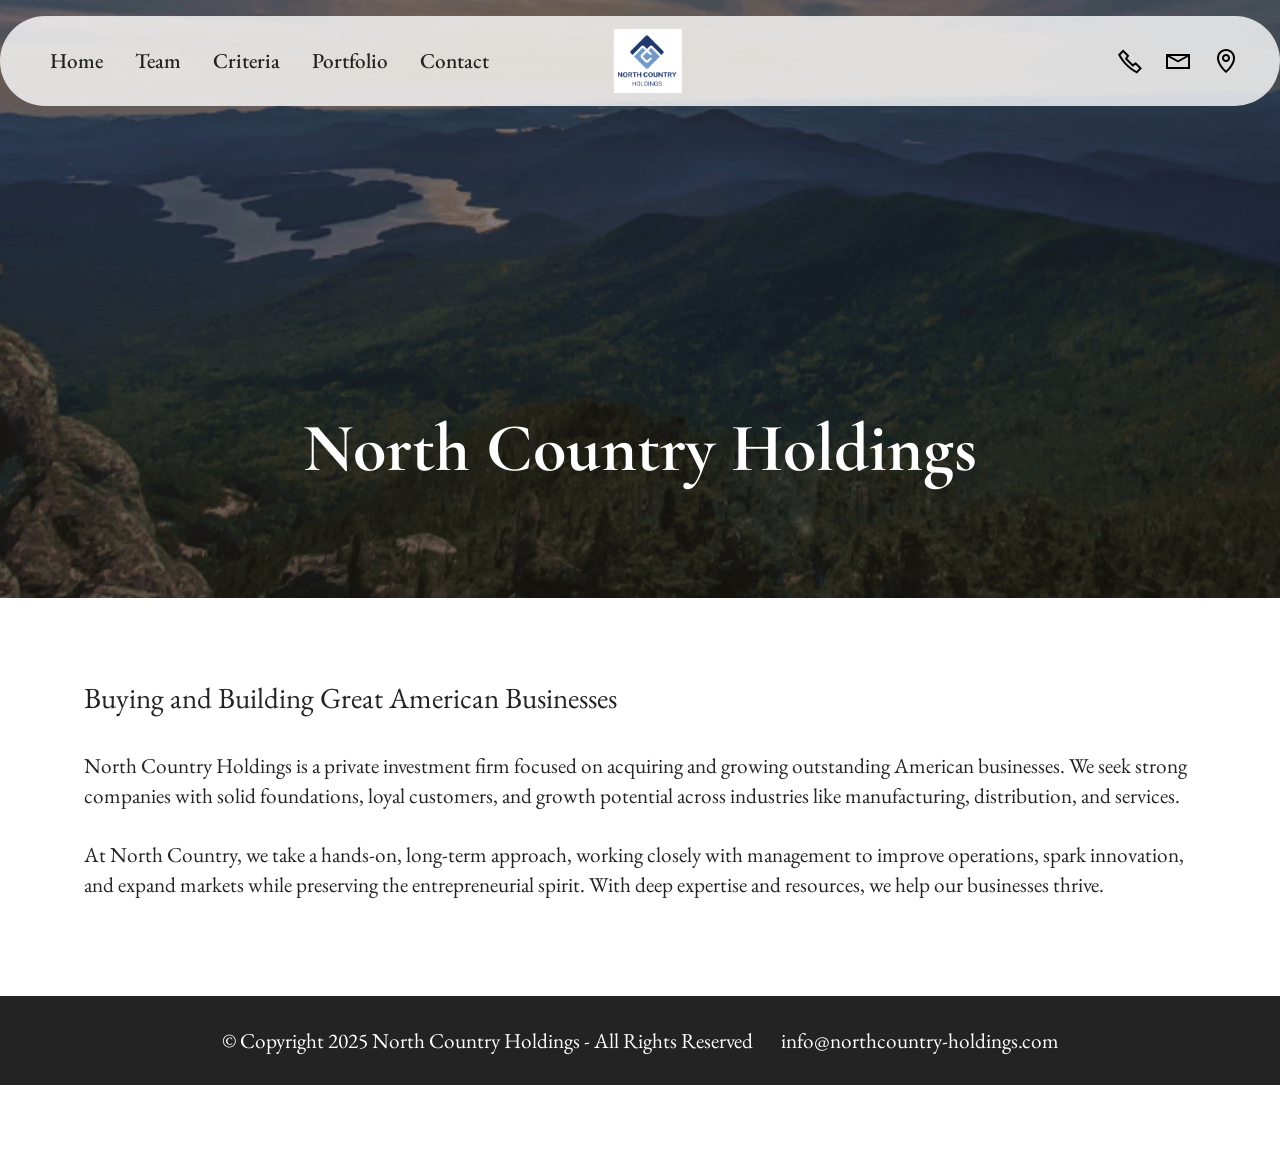
<file: index.html>
<!DOCTYPE html>
<html  >
<head>
  <!-- Site made with Mobirise Website Builder v6.0.1, https://mobirise.com -->
  <meta charset="UTF-8">
  <meta http-equiv="X-UA-Compatible" content="IE=edge">
  <meta name="generator" content="Mobirise v6.0.1, mobirise.com">
  <meta name="viewport" content="width=device-width, initial-scale=1, minimum-scale=1">
  <link rel="shortcut icon" href="assets/images/1.png-1-354x354.png" type="image/x-icon">
  <meta name="description" content="">
  
  
  <title>Home</title>
  <link rel="stylesheet" href="assets/web/assets/mobirise-icons2/mobirise2.css">
  <link rel="stylesheet" href="assets/bootstrap/css/bootstrap.min.css">
  <link rel="stylesheet" href="assets/bootstrap/css/bootstrap-grid.min.css">
  <link rel="stylesheet" href="assets/bootstrap/css/bootstrap-reboot.min.css">
  <link rel="stylesheet" href="assets/parallax/jarallax.css">
  <link rel="stylesheet" href="assets/animatecss/animate.css">
  <link rel="stylesheet" href="assets/dropdown/css/style.css">
  <link rel="stylesheet" href="assets/theme/css/style.css">
  <link rel="preload" href="https://fonts.googleapis.com/css?family=Cormorant+Garamond:300,400,500,600,700,300i,400i,500i,600i,700i&display=swap" as="style" onload="this.onload=null;this.rel='stylesheet'">
  <noscript><link rel="stylesheet" href="https://fonts.googleapis.com/css?family=Cormorant+Garamond:300,400,500,600,700,300i,400i,500i,600i,700i&display=swap"></noscript>
  <link rel="preload" href="https://fonts.googleapis.com/css?family=EB+Garamond:400,500,600,700,800,400i,500i,600i,700i,800i&display=swap" as="style" onload="this.onload=null;this.rel='stylesheet'">
  <noscript><link rel="stylesheet" href="https://fonts.googleapis.com/css?family=EB+Garamond:400,500,600,700,800,400i,500i,600i,700i,800i&display=swap"></noscript>
  <link rel="preload" as="style" href="assets/mobirise/css/mbr-additional.css?v=T5g2eC"><link rel="stylesheet" href="assets/mobirise/css/mbr-additional.css?v=T5g2eC" type="text/css">

  
  
  
</head>
<body>
  
  <section data-bs-version="5.1" class="menu menu3 cid-uIzofD14S2" once="menu" id="menu03-2e">
	

	<nav class="navbar navbar-dropdown navbar-fixed-top navbar-expand-lg">
		<div class="container">
			<div class="navbar-brand">
				<span class="navbar-logo">
					<a href="index.html">
						<img src="assets/images/1.png-1-354x354.png" alt="Mobirise Website Builder" style="height: 4rem;">
					</a>
				</span>
				
			</div>
			<button class="navbar-toggler" type="button" data-toggle="collapse" data-bs-toggle="collapse" data-target="#navbarSupportedContent" data-bs-target="#navbarSupportedContent" aria-controls="navbarNavAltMarkup" aria-expanded="false" aria-label="Toggle navigation">
				<div class="hamburger">
					<span></span>
					<span></span>
					<span></span>
					<span></span>
				</div>
			</button>
			<div class="collapse navbar-collapse" id="navbarSupportedContent">
				<ul class="navbar-nav nav-dropdown nav-right" data-app-modern-menu="true"><li class="nav-item"><a class="nav-link link text-black text-primary display-4" href="index.html">Home</a></li><li class="nav-item">
						<a class="nav-link link text-black text-primary display-4" href="page3.html#header18-3s">Team</a>
					</li>
					<li class="nav-item">
						<a class="nav-link link text-black show text-primary display-4" href="page6.html" aria-expanded="false">Criteria</a>
					</li><li class="nav-item"><a class="nav-link link text-black show text-primary display-4" href="page4.html">Portfolio</a></li>
					<li class="nav-item">
						<a class="nav-link link text-black text-primary display-4" href="page1.html">Contact</a>
					</li></ul>
				<div class="icons-menu">
					<a class="iconfont-wrapper" href="page1.html">
						<span class="p-2 mbr-iconfont mobi-mbri-phone mobi-mbri"></span>
					</a>
					<a class="iconfont-wrapper" href="page1.html">
						<span class="p-2 mbr-iconfont mobi-mbri-letter mobi-mbri"></span>
					</a>
					<a class="iconfont-wrapper" href="page1.html">
						<span class="p-2 mbr-iconfont mobi-mbri-map-pin mobi-mbri"></span>
					</a>
					
				</div>
				
			</div>
		</div>
	</nav>
</section>

<section data-bs-version="5.1" class="header18 cid-uF5NLqybcE mbr-parallax-background" id="header18-1u">
  

  <div class="mbr-overlay" style="opacity: 0.5; background-color: rgb(0, 0, 0);"></div>
  <div class="container-fluid">
    <div class="row">
      <div class="content-wrap col-12 col-md-12">
        <h1 class="mbr-section-title mbr-fonts-style mbr-white mb-4 display-1">
          <strong><br>North Country Holdings</strong></h1>
        
        <p class="mbr-fonts-style mbr-text mbr-white mb-4 display-7"></p>
        
      </div>
    </div>
  </div>
</section>

<section data-bs-version="5.1" class="content5 cid-uHOWUXuFPg" id="content5-25">
    
    <div class="container-fluid">
        <div class="row justify-content-center">
            <div class="col-md-12 col-lg-11">
                
                <h4 class="mbr-section-subtitle mbr-fonts-style mb-4 display-5">Buying and Building Great American Businesses</h4>
                <p class="mbr-text mbr-fonts-style display-7">North Country Holdings is a private investment firm focused on acquiring and growing outstanding American businesses. We seek strong companies with solid foundations, loyal customers, and growth potential across industries like manufacturing, distribution, and services.<br>
<br>At North Country, we take a hands-on, long-term approach, working closely with management to improve operations, spark innovation, and expand markets while preserving the entrepreneurial spirit. With deep expertise and resources, we help our businesses thrive.&nbsp;<br></p>
            </div>
        </div>
    </div>
</section>

<section data-bs-version="5.1" class="footer7 cid-uHP06yteWO" once="footers" id="footer7-26">

    

    

    <div class="container">
        <div class="media-container-row align-center mbr-white">
            <div class="col-12">
                <p class="mbr-text mb-0 mbr-fonts-style display-7">
                    © Copyright 2025 North Country Holdings - All Rights Reserved&nbsp; &nbsp; &nbsp; &nbsp;info@northcountry-holdings.com</p>
            </div>
        </div>
    </div>
</section><section class="display-7" style="padding: 0;align-items: center;justify-content: center;flex-wrap: wrap;    align-content: center;display: flex;position: relative;height: 4rem;"><a href="https://mobiri.se/" style="flex: 1 1;height: 4rem;position: absolute;width: 100%;z-index: 1;"><img alt="" style="height: 4rem;" src="[data-uri]"></a><p style="margin: 0;text-align: center;" class="display-7">&#8204;</p><a style="z-index:1" href="https://mobirise.com/drag-drop-website-builder.html">Drag & Drop Website Builder</a></section><script src="assets/bootstrap/js/bootstrap.bundle.min.js"></script>  <script src="assets/parallax/jarallax.js"></script>  <script src="assets/smoothscroll/smooth-scroll.js"></script>  <script src="assets/ytplayer/index.js"></script>  <script src="assets/dropdown/js/navbar-dropdown.js"></script>  <script src="assets/theme/js/script.js"></script>  
  
  
  <input name="animation" type="hidden">
  </body>
</html>
</file>
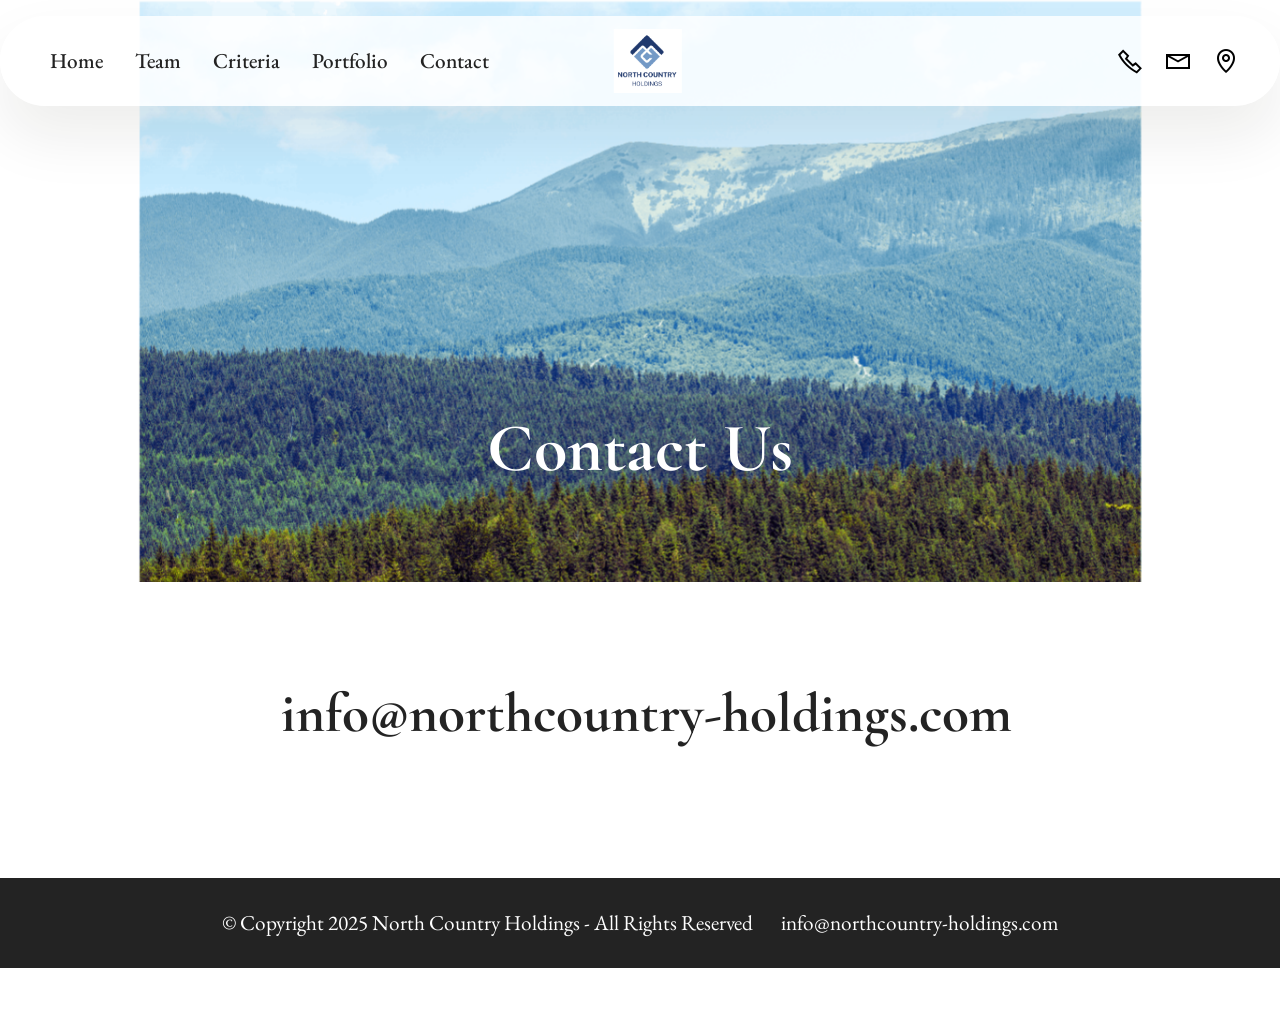
<file: page1.html>
<!DOCTYPE html>
<html  >
<head>
  <!-- Site made with Mobirise Website Builder v6.0.1, https://mobirise.com -->
  <meta charset="UTF-8">
  <meta http-equiv="X-UA-Compatible" content="IE=edge">
  <meta name="generator" content="Mobirise v6.0.1, mobirise.com">
  <meta name="viewport" content="width=device-width, initial-scale=1, minimum-scale=1">
  <link rel="shortcut icon" href="assets/images/1.png-1-354x354.png" type="image/x-icon">
  <meta name="description" content="">
  
  
  <title>Contact Us</title>
  <link rel="stylesheet" href="assets/web/assets/mobirise-icons2/mobirise2.css">
  <link rel="stylesheet" href="assets/bootstrap/css/bootstrap.min.css">
  <link rel="stylesheet" href="assets/bootstrap/css/bootstrap-grid.min.css">
  <link rel="stylesheet" href="assets/bootstrap/css/bootstrap-reboot.min.css">
  <link rel="stylesheet" href="assets/parallax/jarallax.css">
  <link rel="stylesheet" href="assets/animatecss/animate.css">
  <link rel="stylesheet" href="assets/dropdown/css/style.css">
  <link rel="stylesheet" href="assets/theme/css/style.css">
  <link rel="preload" href="https://fonts.googleapis.com/css?family=Cormorant+Garamond:300,400,500,600,700,300i,400i,500i,600i,700i&display=swap" as="style" onload="this.onload=null;this.rel='stylesheet'">
  <noscript><link rel="stylesheet" href="https://fonts.googleapis.com/css?family=Cormorant+Garamond:300,400,500,600,700,300i,400i,500i,600i,700i&display=swap"></noscript>
  <link rel="preload" href="https://fonts.googleapis.com/css?family=EB+Garamond:400,500,600,700,800,400i,500i,600i,700i,800i&display=swap" as="style" onload="this.onload=null;this.rel='stylesheet'">
  <noscript><link rel="stylesheet" href="https://fonts.googleapis.com/css?family=EB+Garamond:400,500,600,700,800,400i,500i,600i,700i,800i&display=swap"></noscript>
  <link rel="preload" as="style" href="assets/mobirise/css/mbr-additional.css?v=DwMLTz"><link rel="stylesheet" href="assets/mobirise/css/mbr-additional.css?v=DwMLTz" type="text/css">

  
  
  
</head>
<body>
  
  <section data-bs-version="5.1" class="menu menu3 cid-uIzofD14S2" once="menu" id="menu03-2e">
	

	<nav class="navbar navbar-dropdown navbar-fixed-top navbar-expand-lg">
		<div class="container">
			<div class="navbar-brand">
				<span class="navbar-logo">
					<a href="index.html">
						<img src="assets/images/1.png-1-354x354.png" alt="Mobirise Website Builder" style="height: 4rem;">
					</a>
				</span>
				
			</div>
			<button class="navbar-toggler" type="button" data-toggle="collapse" data-bs-toggle="collapse" data-target="#navbarSupportedContent" data-bs-target="#navbarSupportedContent" aria-controls="navbarNavAltMarkup" aria-expanded="false" aria-label="Toggle navigation">
				<div class="hamburger">
					<span></span>
					<span></span>
					<span></span>
					<span></span>
				</div>
			</button>
			<div class="collapse navbar-collapse" id="navbarSupportedContent">
				<ul class="navbar-nav nav-dropdown nav-right" data-app-modern-menu="true"><li class="nav-item"><a class="nav-link link text-black text-primary display-4" href="index.html">Home</a></li><li class="nav-item">
						<a class="nav-link link text-black text-primary display-4" href="page3.html#header18-3s">Team</a>
					</li>
					<li class="nav-item">
						<a class="nav-link link text-black show text-primary display-4" href="page6.html" aria-expanded="false">Criteria</a>
					</li><li class="nav-item"><a class="nav-link link text-black show text-primary display-4" href="page4.html">Portfolio</a></li>
					<li class="nav-item">
						<a class="nav-link link text-black text-primary display-4" href="page1.html">Contact</a>
					</li></ul>
				<div class="icons-menu">
					<a class="iconfont-wrapper" href="page1.html">
						<span class="p-2 mbr-iconfont mobi-mbri-phone mobi-mbri"></span>
					</a>
					<a class="iconfont-wrapper" href="page1.html">
						<span class="p-2 mbr-iconfont mobi-mbri-letter mobi-mbri"></span>
					</a>
					<a class="iconfont-wrapper" href="page1.html">
						<span class="p-2 mbr-iconfont mobi-mbri-map-pin mobi-mbri"></span>
					</a>
					
				</div>
				
			</div>
		</div>
	</nav>
</section>

<section data-bs-version="5.1" class="header16 cid-uHP1KsXIER mbr-parallax-background" id="header17-2a">
  
  
  <div class="container-fluid">
    <div class="row">
      <div class="content-wrap col-12 col-md-12">
        <h1 class="mbr-section-title mbr-fonts-style mbr-white mb-4 display-1">
          <strong><br>Contact Us</strong></h1>
        
        <p class="mbr-fonts-style mbr-text mbr-white mb-4 display-7"></p>
        
      </div>
    </div>
  </div>
</section>

<section data-bs-version="5.1" class="article11 cid-uHP20OQ1k9" id="article11-2b">
    

    
    
    <div class="container">
        <div class="row justify-content-center">
            <div class="title col-md-12 col-lg-10">
                <h3 class="mbr-section-title mbr-fonts-style align-center mt-0 mb-0 display-2"><strong>&nbsp;info@northcountry-holdings.com</strong></h3>
                <h4 class="mbr-section-subtitle align-center mbr-fonts-style mt-4 display-7"></h4>
                
            </div>
        </div>
    </div>
</section>

<section data-bs-version="5.1" class="footer7 cid-uHP06yteWO" once="footers" id="footer7-29">

    

    

    <div class="container">
        <div class="media-container-row align-center mbr-white">
            <div class="col-12">
                <p class="mbr-text mb-0 mbr-fonts-style display-7">
                    © Copyright 2025 North Country Holdings - All Rights Reserved&nbsp; &nbsp; &nbsp; &nbsp;info@northcountry-holdings.com</p>
            </div>
        </div>
    </div>
</section><section class="display-7" style="padding: 0;align-items: center;justify-content: center;flex-wrap: wrap;    align-content: center;display: flex;position: relative;height: 4rem;"><a href="https://mobiri.se/" style="flex: 1 1;height: 4rem;position: absolute;width: 100%;z-index: 1;"><img alt="" style="height: 4rem;" src="[data-uri]"></a><p style="margin: 0;text-align: center;" class="display-7">&#8204;</p><a style="z-index:1" href="https://mobirise.com/builder/ai-website-builder.html">AI Website Software</a></section><script src="assets/bootstrap/js/bootstrap.bundle.min.js"></script>  <script src="assets/parallax/jarallax.js"></script>  <script src="assets/smoothscroll/smooth-scroll.js"></script>  <script src="assets/ytplayer/index.js"></script>  <script src="assets/dropdown/js/navbar-dropdown.js"></script>  <script src="assets/theme/js/script.js"></script>  
  
  
  <input name="animation" type="hidden">
  </body>
</html>
</file>
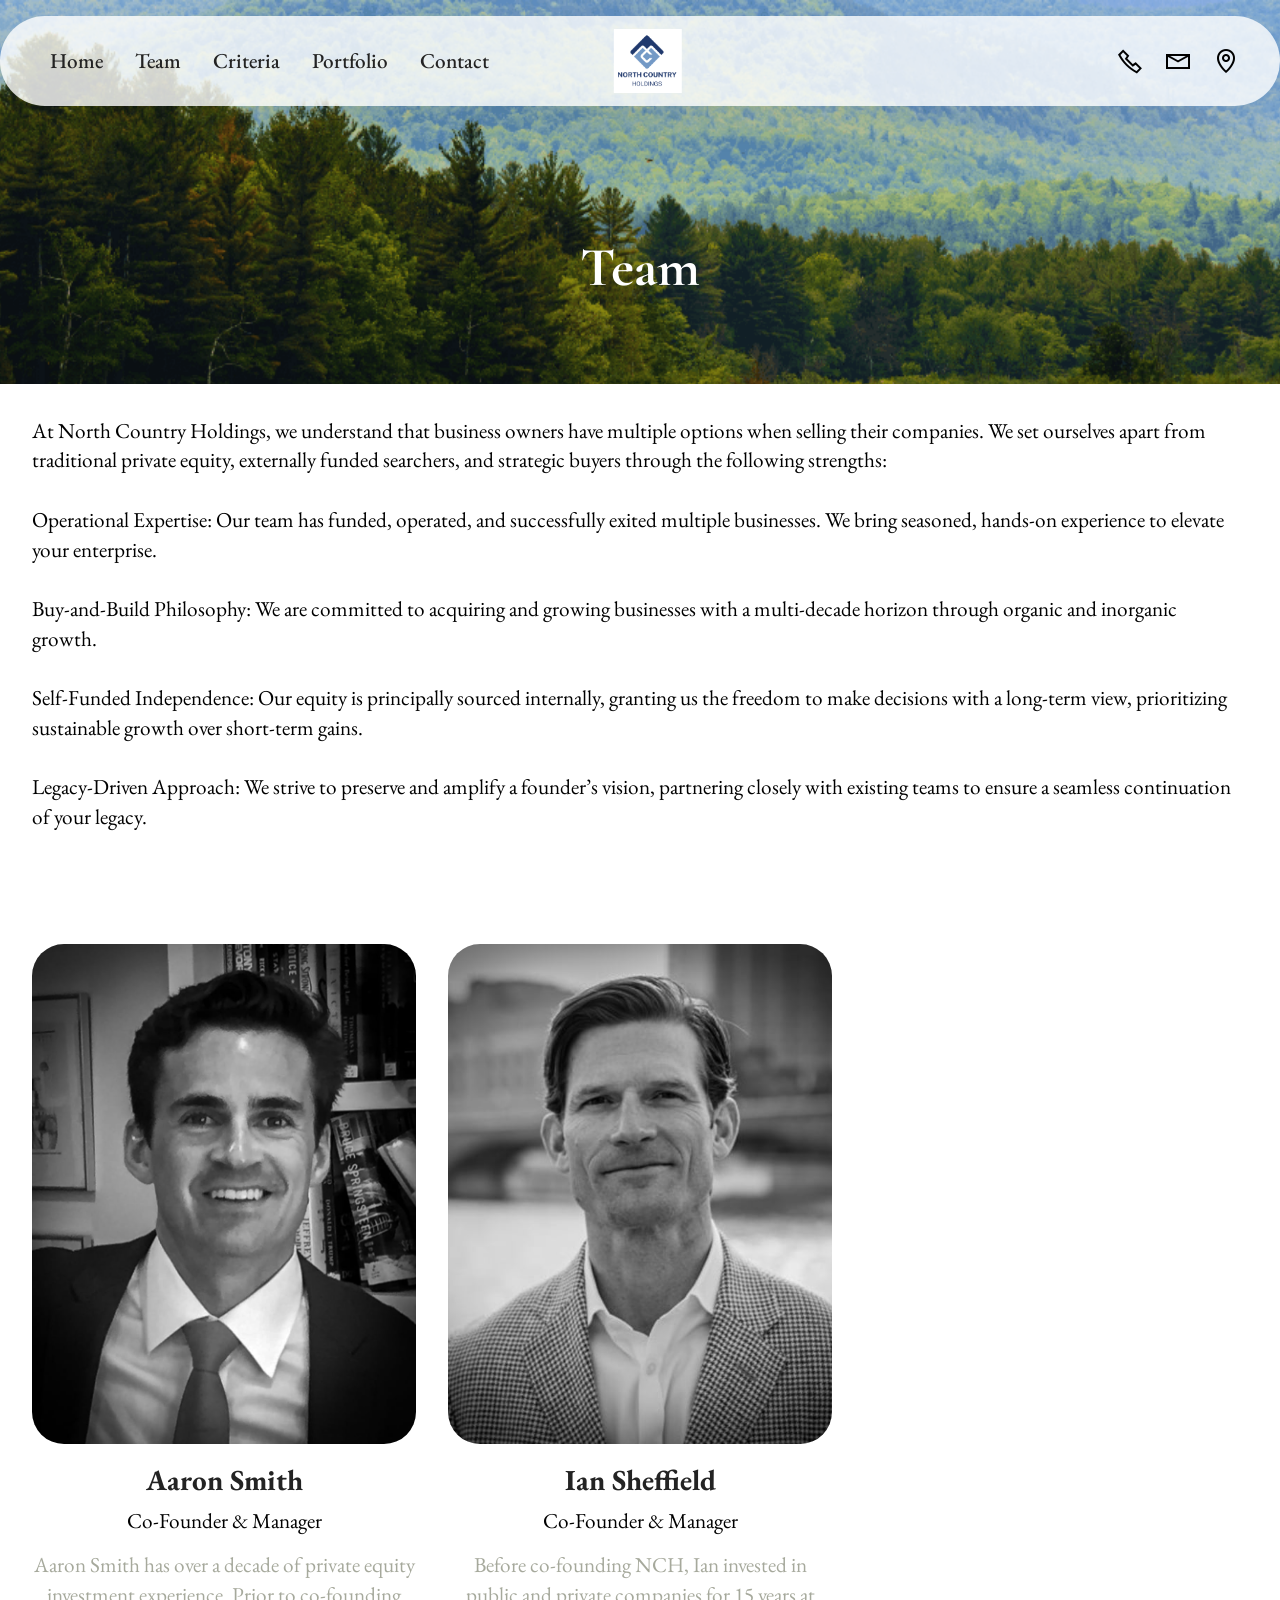
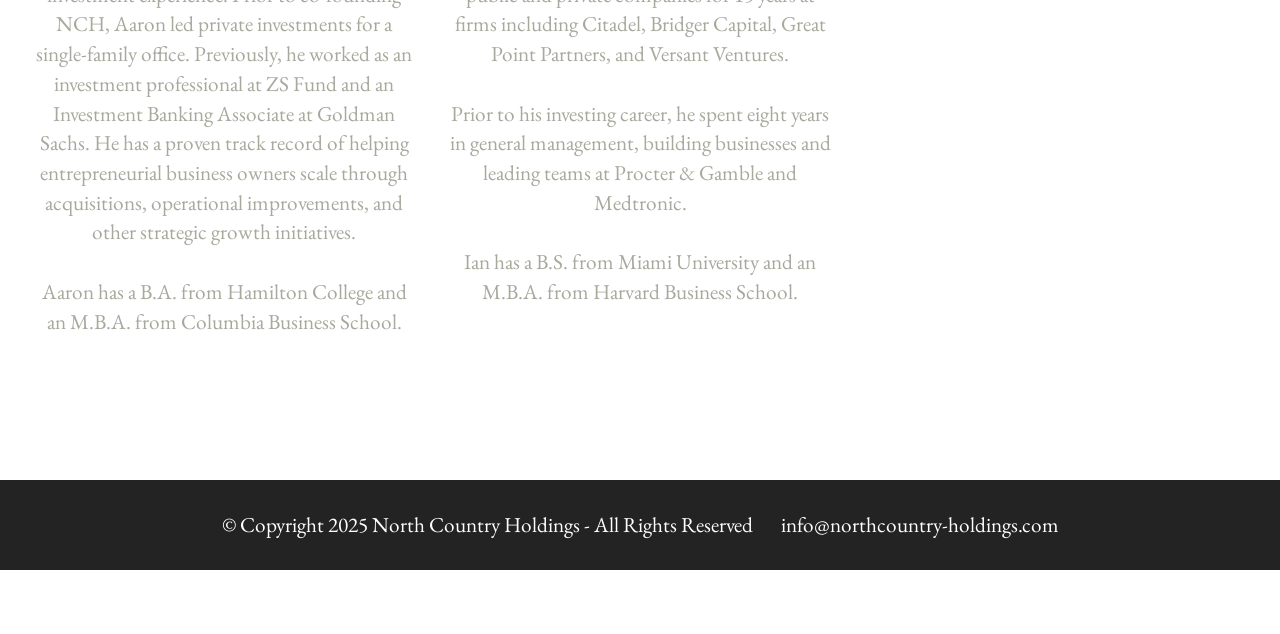
<file: page3.html>
<!DOCTYPE html>
<html  >
<head>
  <!-- Site made with Mobirise Website Builder v6.0.1, https://mobirise.com -->
  <meta charset="UTF-8">
  <meta http-equiv="X-UA-Compatible" content="IE=edge">
  <meta name="generator" content="Mobirise v6.0.1, mobirise.com">
  <meta name="viewport" content="width=device-width, initial-scale=1, minimum-scale=1">
  <link rel="shortcut icon" href="assets/images/1.png-1-354x354.png" type="image/x-icon">
  <meta name="description" content="">
  
  
  <title>Team</title>
  <link rel="stylesheet" href="assets/web/assets/mobirise-icons2/mobirise2.css">
  <link rel="stylesheet" href="assets/bootstrap/css/bootstrap.min.css">
  <link rel="stylesheet" href="assets/bootstrap/css/bootstrap-grid.min.css">
  <link rel="stylesheet" href="assets/bootstrap/css/bootstrap-reboot.min.css">
  <link rel="stylesheet" href="assets/parallax/jarallax.css">
  <link rel="stylesheet" href="assets/animatecss/animate.css">
  <link rel="stylesheet" href="assets/dropdown/css/style.css">
  <link rel="stylesheet" href="assets/theme/css/style.css">
  <link rel="preload" href="https://fonts.googleapis.com/css?family=Cormorant+Garamond:300,400,500,600,700,300i,400i,500i,600i,700i&display=swap" as="style" onload="this.onload=null;this.rel='stylesheet'">
  <noscript><link rel="stylesheet" href="https://fonts.googleapis.com/css?family=Cormorant+Garamond:300,400,500,600,700,300i,400i,500i,600i,700i&display=swap"></noscript>
  <link rel="preload" href="https://fonts.googleapis.com/css?family=EB+Garamond:400,500,600,700,800,400i,500i,600i,700i,800i&display=swap" as="style" onload="this.onload=null;this.rel='stylesheet'">
  <noscript><link rel="stylesheet" href="https://fonts.googleapis.com/css?family=EB+Garamond:400,500,600,700,800,400i,500i,600i,700i,800i&display=swap"></noscript>
  <link rel="preload" as="style" href="assets/mobirise/css/mbr-additional.css?v=uVM5DY"><link rel="stylesheet" href="assets/mobirise/css/mbr-additional.css?v=uVM5DY" type="text/css">

  
  
  
</head>
<body>
  
  <section data-bs-version="5.1" class="menu menu3 cid-uIzpeVkJ8u" once="menu" id="menu03-2l">
	

	<nav class="navbar navbar-dropdown navbar-fixed-top navbar-expand-lg">
		<div class="container">
			<div class="navbar-brand">
				<span class="navbar-logo">
					<a href="index.html">
						<img src="assets/images/1.png-1-354x354.png" alt="Mobirise Website Builder" style="height: 4rem;">
					</a>
				</span>
				
			</div>
			<button class="navbar-toggler" type="button" data-toggle="collapse" data-bs-toggle="collapse" data-target="#navbarSupportedContent" data-bs-target="#navbarSupportedContent" aria-controls="navbarNavAltMarkup" aria-expanded="false" aria-label="Toggle navigation">
				<div class="hamburger">
					<span></span>
					<span></span>
					<span></span>
					<span></span>
				</div>
			</button>
			<div class="collapse navbar-collapse" id="navbarSupportedContent">
				<ul class="navbar-nav nav-dropdown nav-right" data-app-modern-menu="true"><li class="nav-item"><a class="nav-link link text-black text-primary display-4" href="index.html">Home</a></li><li class="nav-item">
						<a class="nav-link link text-black text-primary display-4" href="page3.html#header18-3s">Team</a>
					</li>
					<li class="nav-item">
						<a class="nav-link link text-black show text-primary display-4" href="page6.html" aria-expanded="false">Criteria</a>
					</li><li class="nav-item"><a class="nav-link link text-black show text-primary display-4" href="page4.html">Portfolio</a></li>
					<li class="nav-item">
						<a class="nav-link link text-black text-primary display-4" href="page1.html">Contact</a>
					</li></ul>
				<div class="icons-menu">
					<a class="iconfont-wrapper" href="page1.html">
						<span class="p-2 mbr-iconfont mobi-mbri-phone mobi-mbri"></span>
					</a>
					<a class="iconfont-wrapper" href="page1.html">
						<span class="p-2 mbr-iconfont mobi-mbri-letter mobi-mbri"></span>
					</a>
					<a class="iconfont-wrapper" href="page1.html">
						<span class="p-2 mbr-iconfont mobi-mbri-map-pin mobi-mbri"></span>
					</a>
					
				</div>
				
			</div>
		</div>
	</nav>
</section>

<section data-bs-version="5.1" class="header18 cid-uJcNXrn0mz mbr-parallax-background" id="header18-3s">
  

  
  <div class="container-fluid">
    <div class="row">
      <div class="content-wrap col-12 col-md-12">
        <h1 class="mbr-section-title mbr-fonts-style mbr-white mb-4 display-2">
          <strong><br>Team</strong></h1>
        
        <p class="mbr-fonts-style mbr-text mbr-white mb-4 display-7"></p>
        
      </div>
    </div>
  </div>
</section>

<section data-bs-version="5.1" class="article12 cid-uJcLTYC2kR" id="article12-3r">    
    
    <div class="container">
        <div class="row justify-content-center">
            <div class="col-md-12 col-lg-12">
                <h3 class="mbr-section-title mbr-fonts-style mb-4 mt-0 display-7"></h3>
                
                <p class="mbr-text mbr-fonts-style display-7">At North Country Holdings, we understand that business owners have multiple options when selling their companies. We set ourselves apart from traditional private equity, externally funded searchers, and strategic buyers through the following strengths:
<br><br>Operational Expertise: Our team has funded, operated, and successfully exited multiple businesses. We bring seasoned, hands-on experience to elevate your enterprise.  
<br><br>Buy-and-Build Philosophy: We are committed to acquiring and growing businesses with a multi-decade horizon through organic and inorganic growth.&nbsp;<br>
<br>Self-Funded Independence: Our equity is principally sourced internally, granting us the freedom to make decisions with a long-term view, prioritizing sustainable growth over short-term gains.  
<br>
<br>Legacy-Driven Approach: We strive to preserve and amplify a founder’s vision, partnering closely with existing teams to ensure a seamless continuation of your legacy.&nbsp;<br></p>
            </div>
        </div>
    </div>
</section>

<section data-bs-version="5.1" class="people03 cid-uIzpJPRxwV" id="people03-2m">
	
	
	<div class="container">
		<div class="row justify-content-center">
			<div class="col-12 content-head">
				<div class="mbr-section-head mb-5">
					<h4 class="mbr-section-title mbr-fonts-style align-center mb-0 display-7"></h4>
					
				</div>
			</div>
		</div>
		<div class="row">
			<div class="item features-image col-12 col-md-6 col-lg-4 active">
				<div class="item-wrapper">
					<div class="item-img mb-3">
						<img src="assets/images/aaron-tie-2.jpg-815x1046.jpg" alt="Mobirise Website Builder" title="" data-slide-to="0" data-bs-slide-to="0">
					</div>
					<div class="item-content align-left">
						<h5 class="item-title mbr-fonts-style display-5"><strong>Aaron Smith</strong></h5>
						<h6 class="item-subtitle mbr-fonts-style mb-3 display-7">Co-Founder &amp; Manager</h6>
						<p class="mbr-text mbr-fonts-style mt-3 display-7">Aaron Smith has over a decade of private equity investment experience. Prior to co-founding NCH, Aaron led private investments for a single-family office. Previously, he worked as an investment professional at ZS Fund and an Investment Banking Associate at Goldman Sachs. He has a proven track record of helping entrepreneurial business owners scale through acquisitions, operational improvements, and other strategic growth initiatives.  
<br>
<br>Aaron has a B.A. from Hamilton College and an M.B.A. from Columbia Business School.<br></p>
					</div>
					
				</div>
			</div><div class="item features-image col-12 col-md-6 col-lg-4">
				<div class="item-wrapper">
					<div class="item-img mb-3">
						<img src="assets/images/screenshot-2025-02-07-110303.jpg-815x714.jpg" alt="Mobirise Website Builder" title="" data-slide-to="1" data-bs-slide-to="1">
					</div>
					<div class="item-content align-left">
						<h5 class="item-title mbr-fonts-style display-5"><strong>Ian Sheffield</strong></h5>
						<h6 class="item-subtitle mbr-fonts-style mb-3 display-7">Co-Founder &amp; Manager</h6>
						<p class="mbr-text mbr-fonts-style mt-3 display-7">Before co-founding NCH, Ian invested in public and private companies for 15 years at firms including Citadel, Bridger Capital, Great Point Partners, and Versant Ventures. <br><br>Prior to his investing career, he spent eight years in general management, building businesses and leading teams at Procter &amp; Gamble and Medtronic. <br><br>Ian has a B.S. from Miami University and an M.B.A. from Harvard Business School.
<br>
<br></p>
					</div>
					
				</div>
			</div>
			
			
		</div>
	</div>
</section>

<section data-bs-version="5.1" class="footer7 cid-uIzpeV0ysw" once="footers" id="footer7-2k">

    

    

    <div class="container">
        <div class="media-container-row align-center mbr-white">
            <div class="col-12">
                <p class="mbr-text mb-0 mbr-fonts-style display-7">
                    © Copyright 2025 North Country Holdings - All Rights Reserved&nbsp; &nbsp; &nbsp; &nbsp;info@northcountry-holdings.com</p>
            </div>
        </div>
    </div>
</section><section class="display-7" style="padding: 0;align-items: center;justify-content: center;flex-wrap: wrap;    align-content: center;display: flex;position: relative;height: 4rem;"><a href="https://mobiri.se/" style="flex: 1 1;height: 4rem;position: absolute;width: 100%;z-index: 1;"><img alt="" style="height: 4rem;" src="[data-uri]"></a><p style="margin: 0;text-align: center;" class="display-7">&#8204;</p><a style="z-index:1" href="https://mobirise.com/builder/ai-website-creator.html">Free AI Website Creator</a></section><script src="assets/bootstrap/js/bootstrap.bundle.min.js"></script>  <script src="assets/parallax/jarallax.js"></script>  <script src="assets/smoothscroll/smooth-scroll.js"></script>  <script src="assets/ytplayer/index.js"></script>  <script src="assets/dropdown/js/navbar-dropdown.js"></script>  <script src="assets/theme/js/script.js"></script>  
  
  
  <input name="animation" type="hidden">
  </body>
</html>
</file>
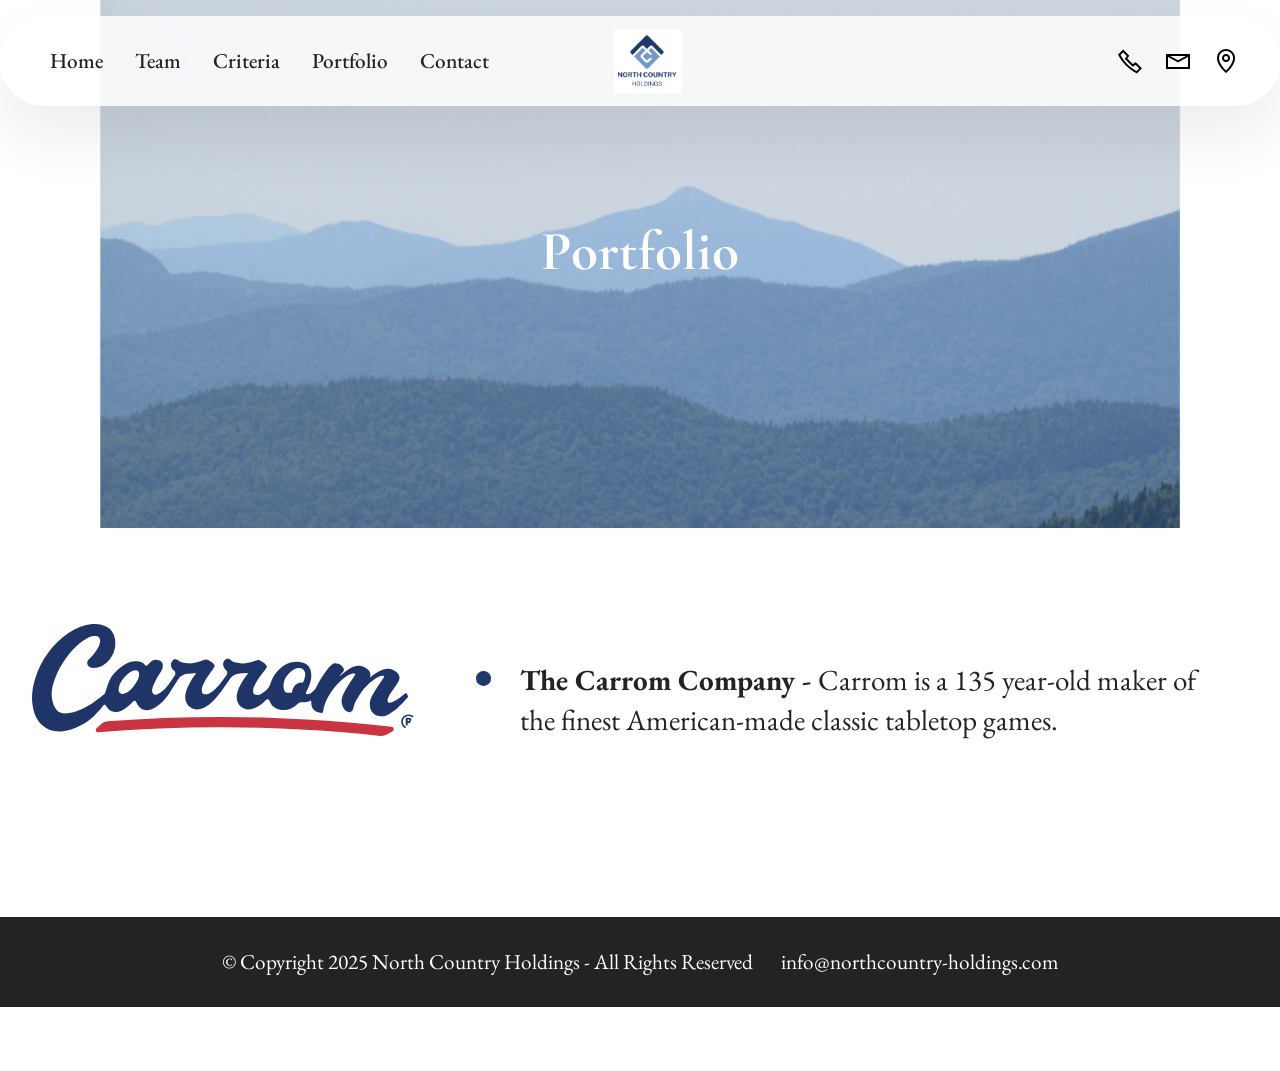
<file: page4.html>
<!DOCTYPE html>
<html  >
<head>
  <!-- Site made with Mobirise Website Builder v6.0.1, https://mobirise.com -->
  <meta charset="UTF-8">
  <meta http-equiv="X-UA-Compatible" content="IE=edge">
  <meta name="generator" content="Mobirise v6.0.1, mobirise.com">
  <meta name="viewport" content="width=device-width, initial-scale=1, minimum-scale=1">
  <link rel="shortcut icon" href="assets/images/1.png-1-354x354.png" type="image/x-icon">
  <meta name="description" content="">
  
  
  <title>Portfolio</title>
  <link rel="stylesheet" href="assets/web/assets/mobirise-icons2/mobirise2.css">
  <link rel="stylesheet" href="assets/bootstrap/css/bootstrap.min.css">
  <link rel="stylesheet" href="assets/bootstrap/css/bootstrap-grid.min.css">
  <link rel="stylesheet" href="assets/bootstrap/css/bootstrap-reboot.min.css">
  <link rel="stylesheet" href="assets/parallax/jarallax.css">
  <link rel="stylesheet" href="assets/animatecss/animate.css">
  <link rel="stylesheet" href="assets/dropdown/css/style.css">
  <link rel="stylesheet" href="assets/theme/css/style.css">
  <link rel="preload" href="https://fonts.googleapis.com/css?family=Cormorant+Garamond:300,400,500,600,700,300i,400i,500i,600i,700i&display=swap" as="style" onload="this.onload=null;this.rel='stylesheet'">
  <noscript><link rel="stylesheet" href="https://fonts.googleapis.com/css?family=Cormorant+Garamond:300,400,500,600,700,300i,400i,500i,600i,700i&display=swap"></noscript>
  <link rel="preload" href="https://fonts.googleapis.com/css?family=EB+Garamond:400,500,600,700,800,400i,500i,600i,700i,800i&display=swap" as="style" onload="this.onload=null;this.rel='stylesheet'">
  <noscript><link rel="stylesheet" href="https://fonts.googleapis.com/css?family=EB+Garamond:400,500,600,700,800,400i,500i,600i,700i,800i&display=swap"></noscript>
  <link rel="preload" as="style" href="assets/mobirise/css/mbr-additional.css?v=y36JaE"><link rel="stylesheet" href="assets/mobirise/css/mbr-additional.css?v=y36JaE" type="text/css">

  
  
  
</head>
<body>
  
  <section data-bs-version="5.1" class="menu menu3 cid-uIzofD14S2" once="menu" id="menu03-3o">
	

	<nav class="navbar navbar-dropdown navbar-fixed-top navbar-expand-lg">
		<div class="container">
			<div class="navbar-brand">
				<span class="navbar-logo">
					<a href="index.html">
						<img src="assets/images/1.png-1-354x354.png" alt="Mobirise Website Builder" style="height: 4rem;">
					</a>
				</span>
				
			</div>
			<button class="navbar-toggler" type="button" data-toggle="collapse" data-bs-toggle="collapse" data-target="#navbarSupportedContent" data-bs-target="#navbarSupportedContent" aria-controls="navbarNavAltMarkup" aria-expanded="false" aria-label="Toggle navigation">
				<div class="hamburger">
					<span></span>
					<span></span>
					<span></span>
					<span></span>
				</div>
			</button>
			<div class="collapse navbar-collapse" id="navbarSupportedContent">
				<ul class="navbar-nav nav-dropdown nav-right" data-app-modern-menu="true"><li class="nav-item"><a class="nav-link link text-black text-primary display-4" href="index.html">Home</a></li><li class="nav-item">
						<a class="nav-link link text-black text-primary display-4" href="page3.html#header18-3s">Team</a>
					</li>
					<li class="nav-item">
						<a class="nav-link link text-black show text-primary display-4" href="page6.html" aria-expanded="false">Criteria</a>
					</li><li class="nav-item"><a class="nav-link link text-black show text-primary display-4" href="page4.html">Portfolio</a></li>
					<li class="nav-item">
						<a class="nav-link link text-black text-primary display-4" href="page1.html">Contact</a>
					</li></ul>
				<div class="icons-menu">
					<a class="iconfont-wrapper" href="page1.html">
						<span class="p-2 mbr-iconfont mobi-mbri-phone mobi-mbri"></span>
					</a>
					<a class="iconfont-wrapper" href="page1.html">
						<span class="p-2 mbr-iconfont mobi-mbri-letter mobi-mbri"></span>
					</a>
					<a class="iconfont-wrapper" href="page1.html">
						<span class="p-2 mbr-iconfont mobi-mbri-map-pin mobi-mbri"></span>
					</a>
					
				</div>
				
			</div>
		</div>
	</nav>
</section>

<section data-bs-version="5.1" class="header18 cid-uJcP6i1Cpy mbr-parallax-background" id="header18-3t">
  

  
  <div class="container-fluid">
    <div class="row">
      <div class="content-wrap col-12 col-md-12">
        <h1 class="mbr-section-title mbr-fonts-style mbr-white mb-4 display-2">
          <strong><br>Portfolio</strong></h1>
        
        <p class="mbr-fonts-style mbr-text mbr-white mb-4 display-7"></p>
        
      </div>
    </div>
  </div>
</section>

<section data-bs-version="5.1" class="features031 cid-uJcIxRJpOR" id="features031-3q">
    
    
    
    <div class="container">
        
        <div class="row justify-content-center  blockContent">
            <div class="col-12 col-lg">
                <div class="item-wrapper align-left">
                    <div class="counter-container mbr-text mbr-fonts-style display-5">
                        <ul>
                            <li><strong>The Carrom Company -&nbsp;</strong>Carrom is a 135 year-old maker of the finest American-made classic tabletop games.&nbsp;</li>
                        </ul>
                    </div>
                </div>
            </div>
            <div class="col-12 col-lg-4">
                <div class="image-wrapper">
                    <a href="http://www.carrom.com" target="_blank"><img class="w-100" src="assets/images/carrom-logo-blue.svg" alt="Mobirise Website Builder"></a>
                </div>
            </div>

        </div>
    </div>
</section>

<section data-bs-version="5.1" class="footer7 cid-uHP06yteWO" once="footers" id="footer7-3p">

    

    

    <div class="container">
        <div class="media-container-row align-center mbr-white">
            <div class="col-12">
                <p class="mbr-text mb-0 mbr-fonts-style display-7">
                    © Copyright 2025 North Country Holdings - All Rights Reserved&nbsp; &nbsp; &nbsp; &nbsp;info@northcountry-holdings.com</p>
            </div>
        </div>
    </div>
</section><section class="display-7" style="padding: 0;align-items: center;justify-content: center;flex-wrap: wrap;    align-content: center;display: flex;position: relative;height: 4rem;"><a href="https://mobiri.se/" style="flex: 1 1;height: 4rem;position: absolute;width: 100%;z-index: 1;"><img alt="" style="height: 4rem;" src="[data-uri]"></a><p style="margin: 0;text-align: center;" class="display-7">&#8204;</p><a style="z-index:1" href="https://mobirise.com/builder/ai-website-builder.html">AI Website Builder</a></section><script src="assets/bootstrap/js/bootstrap.bundle.min.js"></script>  <script src="assets/parallax/jarallax.js"></script>  <script src="assets/smoothscroll/smooth-scroll.js"></script>  <script src="assets/ytplayer/index.js"></script>  <script src="assets/dropdown/js/navbar-dropdown.js"></script>  <script src="assets/theme/js/script.js"></script>  
  
  
  <input name="animation" type="hidden">
  </body>
</html>
</file>
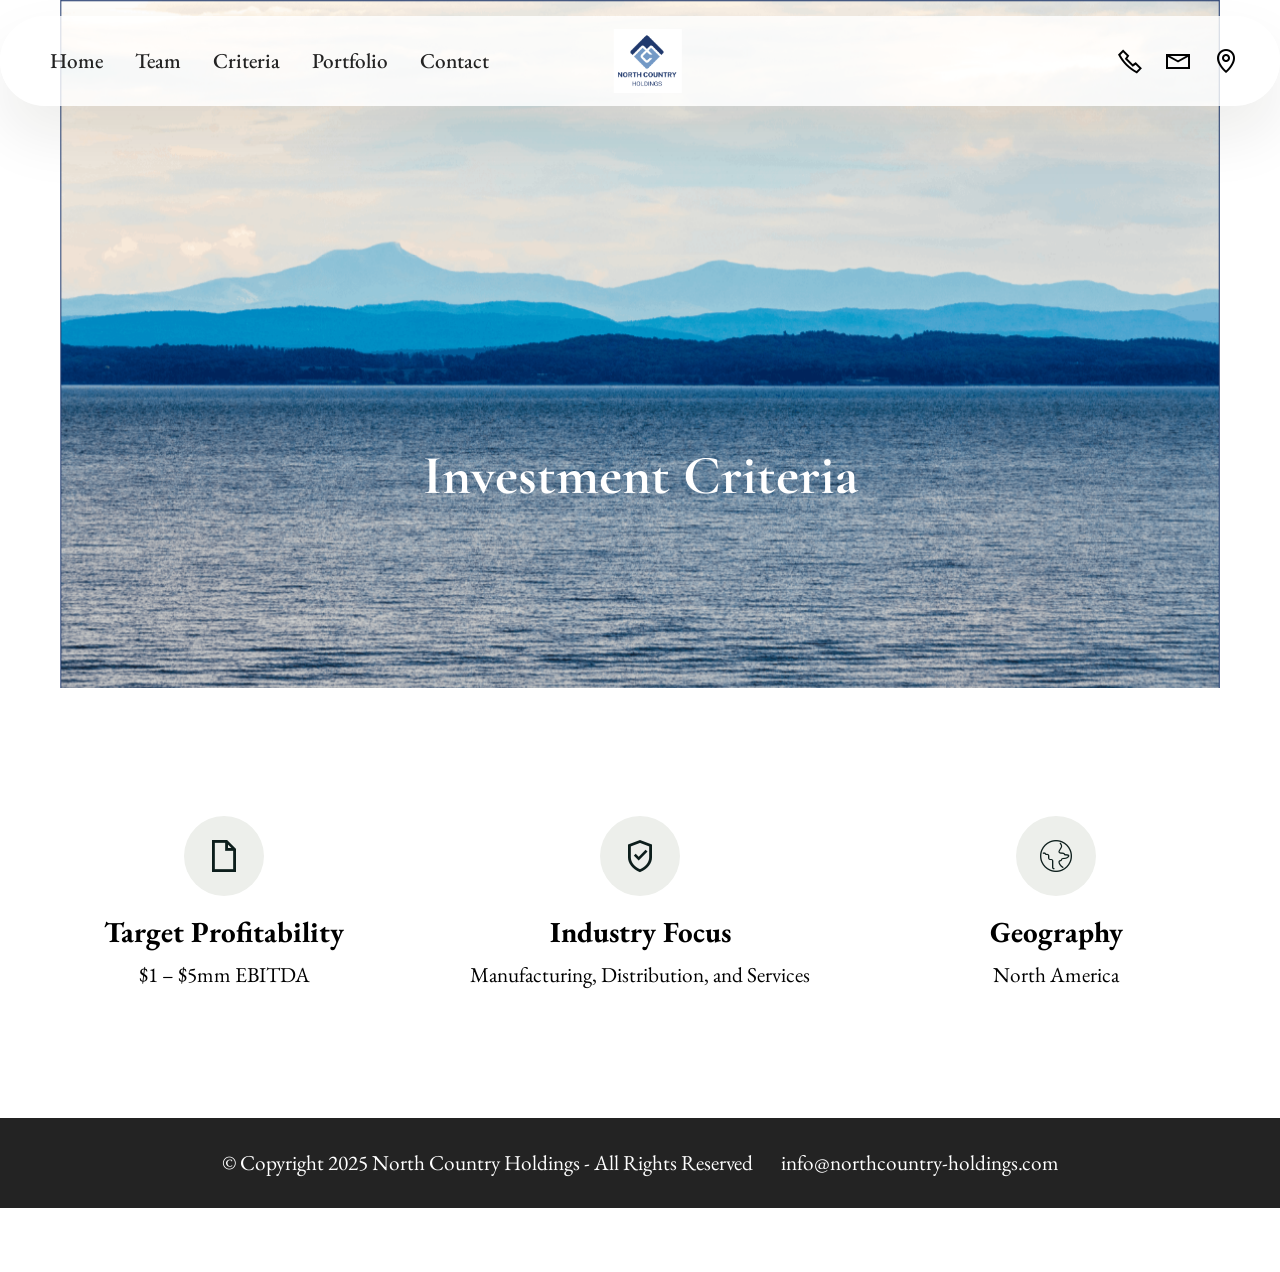
<file: page6.html>
<!DOCTYPE html>
<html  >
<head>
  <!-- Site made with Mobirise Website Builder v6.0.1, https://mobirise.com -->
  <meta charset="UTF-8">
  <meta http-equiv="X-UA-Compatible" content="IE=edge">
  <meta name="generator" content="Mobirise v6.0.1, mobirise.com">
  <meta name="viewport" content="width=device-width, initial-scale=1, minimum-scale=1">
  <link rel="shortcut icon" href="assets/images/1.png-1-354x354.png" type="image/x-icon">
  <meta name="description" content="">
  
  
  <title>Investment Criteria</title>
  <link rel="stylesheet" href="assets/web/assets/mobirise-icons2/mobirise2.css">
  <link rel="stylesheet" href="assets/web/assets/mobirise-icons/mobirise-icons.css">
  <link rel="stylesheet" href="assets/bootstrap/css/bootstrap.min.css">
  <link rel="stylesheet" href="assets/bootstrap/css/bootstrap-grid.min.css">
  <link rel="stylesheet" href="assets/bootstrap/css/bootstrap-reboot.min.css">
  <link rel="stylesheet" href="assets/parallax/jarallax.css">
  <link rel="stylesheet" href="assets/animatecss/animate.css">
  <link rel="stylesheet" href="assets/dropdown/css/style.css">
  <link rel="stylesheet" href="assets/theme/css/style.css">
  <link rel="preload" href="https://fonts.googleapis.com/css?family=Cormorant+Garamond:300,400,500,600,700,300i,400i,500i,600i,700i&display=swap" as="style" onload="this.onload=null;this.rel='stylesheet'">
  <noscript><link rel="stylesheet" href="https://fonts.googleapis.com/css?family=Cormorant+Garamond:300,400,500,600,700,300i,400i,500i,600i,700i&display=swap"></noscript>
  <link rel="preload" href="https://fonts.googleapis.com/css?family=EB+Garamond:400,500,600,700,800,400i,500i,600i,700i,800i&display=swap" as="style" onload="this.onload=null;this.rel='stylesheet'">
  <noscript><link rel="stylesheet" href="https://fonts.googleapis.com/css?family=EB+Garamond:400,500,600,700,800,400i,500i,600i,700i,800i&display=swap"></noscript>
  <link rel="preload" as="style" href="assets/mobirise/css/mbr-additional.css?v=jTPGcg"><link rel="stylesheet" href="assets/mobirise/css/mbr-additional.css?v=jTPGcg" type="text/css">

  
  
  
</head>
<body>
  
  <section data-bs-version="5.1" class="menu menu3 cid-uIzu5BHt1R" once="menu" id="menu03-30">
	

	<nav class="navbar navbar-dropdown navbar-fixed-top navbar-expand-lg">
		<div class="container">
			<div class="navbar-brand">
				<span class="navbar-logo">
					<a href="index.html">
						<img src="assets/images/1.png-1-354x354.png" alt="Mobirise Website Builder" style="height: 4rem;">
					</a>
				</span>
				
			</div>
			<button class="navbar-toggler" type="button" data-toggle="collapse" data-bs-toggle="collapse" data-target="#navbarSupportedContent" data-bs-target="#navbarSupportedContent" aria-controls="navbarNavAltMarkup" aria-expanded="false" aria-label="Toggle navigation">
				<div class="hamburger">
					<span></span>
					<span></span>
					<span></span>
					<span></span>
				</div>
			</button>
			<div class="collapse navbar-collapse" id="navbarSupportedContent">
				<ul class="navbar-nav nav-dropdown nav-right" data-app-modern-menu="true"><li class="nav-item"><a class="nav-link link text-black text-primary display-4" href="index.html">Home</a></li><li class="nav-item">
						<a class="nav-link link text-black text-primary display-4" href="page3.html#header18-3s">Team</a>
					</li>
					<li class="nav-item">
						<a class="nav-link link text-black show text-primary display-4" href="page6.html" aria-expanded="false">Criteria</a>
					</li><li class="nav-item"><a class="nav-link link text-black show text-primary display-4" href="page4.html">Portfolio</a></li>
					<li class="nav-item">
						<a class="nav-link link text-black text-primary display-4" href="page1.html">Contact</a>
					</li></ul>
				<div class="icons-menu">
					<a class="iconfont-wrapper" href="page1.html">
						<span class="p-2 mbr-iconfont mobi-mbri-phone mobi-mbri"></span>
					</a>
					<a class="iconfont-wrapper" href="page1.html">
						<span class="p-2 mbr-iconfont mobi-mbri-letter mobi-mbri"></span>
					</a>
					<a class="iconfont-wrapper" href="page1.html">
						<span class="p-2 mbr-iconfont mobi-mbri-map-pin mobi-mbri"></span>
					</a>
					
				</div>
				
			</div>
		</div>
	</nav>
</section>

<section data-bs-version="5.1" class="header18 cid-uIzu5zoujG mbr-parallax-background" id="header18-2w">
  

  
  <div class="container-fluid">
    <div class="row">
      <div class="content-wrap col-12 col-md-12">
        <h1 class="mbr-section-title mbr-fonts-style mbr-white mb-4 display-2">
          <strong><br>Investment Criteria</strong></h1>
        
        <p class="mbr-fonts-style mbr-text mbr-white mb-4 display-7"></p>
        
      </div>
    </div>
  </div>
</section>

<section data-bs-version="5.1" class="features10 cid-uIzu5AoPgF" id="features010-2y">
  

  
  
  <div class="container">
    
    <div class="row">
      <div class="item features-without-image col-12 col-md-6 col-lg-4 active">
        <div class="item-wrapper">
          <div class="card-box align-left">
            <div class="iconfont-wrapper mb-3">
              <span class="mbr-iconfont mobi-mbri-new-file mobi-mbri" style="color: rgb(13, 30, 28); fill: rgb(13, 30, 28);"></span>
            </div>
            <h5 class="card-title mbr-fonts-style display-5">
              <strong>Target Profitability</strong></h5>
            <p class="card-text mbr-fonts-style mb-3 display-7">
              $1 – $5mm EBITDA</p>
            
          </div>
        </div>
      </div><div class="item features-without-image col-12 col-md-6 col-lg-4">
        <div class="item-wrapper">
          <div class="card-box align-left">
            <div class="iconfont-wrapper mb-3">
              <span class="mbr-iconfont mobi-mbri-protect mobi-mbri" style="color: rgb(13, 30, 28); fill: rgb(13, 30, 28);"></span>
            </div>
            <h5 class="card-title mbr-fonts-style display-5">
              <strong>Industry Focus</strong></h5>
            <p class="card-text mbr-fonts-style mb-3 display-7">Manufacturing, Distribution, and Services</p>
            
          </div>
        </div>
      </div><div class="item features-without-image col-12 col-md-6 col-lg-4">
        <div class="item-wrapper">
          <div class="card-box align-left">
            <div class="iconfont-wrapper mb-3">
              <span class="mbr-iconfont mbri-globe" style="color: rgb(13, 30, 28); fill: rgb(13, 30, 28);"></span>
            </div>
            <h5 class="card-title mbr-fonts-style display-5">
              <strong>Geography</strong></h5>
            <p class="card-text mbr-fonts-style mb-3 display-7">
              North America</p>
            
          </div>
        </div>
      </div>
      
      
    </div>
  </div>
</section>

<section data-bs-version="5.1" class="footer7 cid-uIzu5B2ItF" once="footers" id="footer7-2z">

    

    

    <div class="container">
        <div class="media-container-row align-center mbr-white">
            <div class="col-12">
                <p class="mbr-text mb-0 mbr-fonts-style display-7">
                    © Copyright 2025 North Country Holdings - All Rights Reserved&nbsp; &nbsp; &nbsp; &nbsp;info@northcountry-holdings.com</p>
            </div>
        </div>
    </div>
</section><section class="display-7" style="padding: 0;align-items: center;justify-content: center;flex-wrap: wrap;    align-content: center;display: flex;position: relative;height: 4rem;"><a href="https://mobiri.se/" style="flex: 1 1;height: 4rem;position: absolute;width: 100%;z-index: 1;"><img alt="" style="height: 4rem;" src="[data-uri]"></a><p style="margin: 0;text-align: center;" class="display-7">&#8204;</p><a style="z-index:1" href="https://mobirise.com/builder/no-code-website-builder.html">No Code Website Builder</a></section><script src="assets/bootstrap/js/bootstrap.bundle.min.js"></script>  <script src="assets/parallax/jarallax.js"></script>  <script src="assets/smoothscroll/smooth-scroll.js"></script>  <script src="assets/ytplayer/index.js"></script>  <script src="assets/dropdown/js/navbar-dropdown.js"></script>  <script src="assets/theme/js/script.js"></script>  
  
  
  <input name="animation" type="hidden">
  </body>
</html>
</file>
<file: assets/web/assets/mobirise-icons2/mobirise2.css>
@font-face {
  font-family: 'Moririse2';
  font-display: swap;
  src:  url('mobirise2.eot?f2bix4');
  src:  url('mobirise2.eot?f2bix4#iefix') format('embedded-opentype'),
    url('mobirise2.ttf?f2bix4') format('truetype'),
    url('mobirise2.woff?f2bix4') format('woff'),
    url('mobirise2.svg?f2bix4#mobirise2') format('svg');
  font-weight: normal;
  font-style: normal;
}

[class^="mobi-"], [class*=" mobi-"] {
  /* use !important to prevent issues with browser extensions that change fonts */
  font-family: 'Moririse2' !important;
  speak: none;
  font-style: normal;
  font-weight: normal;
  font-variant: normal;
  text-transform: none;
  line-height: 1;

  /* Better Font Rendering =========== */
  -webkit-font-smoothing: antialiased;
  -moz-osx-font-smoothing: grayscale;
}

.mobi-mbri-add-submenu:before {
  content: "\e900";
}
.mobi-mbri-alert:before {
  content: "\e901";
}
.mobi-mbri-align-center:before {
  content: "\e902";
}
.mobi-mbri-align-justify:before {
  content: "\e903";
}
.mobi-mbri-align-left:before {
  content: "\e904";
}
.mobi-mbri-align-right:before {
  content: "\e905";
}
.mobi-mbri-android:before {
  content: "\e906";
}
.mobi-mbri-apple:before {
  content: "\e907";
}
.mobi-mbri-arrow-down:before {
  content: "\e908";
}
.mobi-mbri-arrow-next:before {
  content: "\e909";
}
.mobi-mbri-arrow-prev:before {
  content: "\e90a";
}
.mobi-mbri-arrow-up:before {
  content: "\e90b";
}
.mobi-mbri-bold:before {
  content: "\e90c";
}
.mobi-mbri-bookmark:before {
  content: "\e90d";
}
.mobi-mbri-bootstrap:before {
  content: "\e90e";
}
.mobi-mbri-briefcase:before {
  content: "\e90f";
}
.mobi-mbri-browse:before {
  content: "\e910";
}
.mobi-mbri-bulleted-list:before {
  content: "\e911";
}
.mobi-mbri-calendar:before {
  content: "\e912";
}
.mobi-mbri-camera:before {
  content: "\e913";
}
.mobi-mbri-cart-add:before {
  content: "\e914";
}
.mobi-mbri-cart-full:before {
  content: "\e915";
}
.mobi-mbri-cash:before {
  content: "\e916";
}
.mobi-mbri-change-style:before {
  content: "\e917";
}
.mobi-mbri-chat:before {
  content: "\e918";
}
.mobi-mbri-clock:before {
  content: "\e919";
}
.mobi-mbri-close:before {
  content: "\e91a";
}
.mobi-mbri-cloud:before {
  content: "\e91b";
}
.mobi-mbri-code:before {
  content: "\e91c";
}
.mobi-mbri-contact-form:before {
  content: "\e91d";
}
.mobi-mbri-credit-card:before {
  content: "\e91e";
}
.mobi-mbri-cursor-click:before {
  content: "\e91f";
}
.mobi-mbri-cust-feedback:before {
  content: "\e920";
}
.mobi-mbri-database:before {
  content: "\e921";
}
.mobi-mbri-delivery:before {
  content: "\e922";
}
.mobi-mbri-desktop:before {
  content: "\e923";
}
.mobi-mbri-devices:before {
  content: "\e924";
}
.mobi-mbri-down:before {
  content: "\e925";
}
.mobi-mbri-download-2:before {
  content: "\e926";
}
.mobi-mbri-download:before {
  content: "\e927";
}
.mobi-mbri-drag-n-drop-2:before {
  content: "\e928";
}
.mobi-mbri-drag-n-drop:before {
  content: "\e929";
}
.mobi-mbri-edit-2:before {
  content: "\e92a";
}
.mobi-mbri-edit:before {
  content: "\e92b";
}
.mobi-mbri-error:before {
  content: "\e92c";
}
.mobi-mbri-extension:before {
  content: "\e92d";
}
.mobi-mbri-features:before {
  content: "\e92e";
}
.mobi-mbri-file:before {
  content: "\e92f";
}
.mobi-mbri-flag:before {
  content: "\e930";
}
.mobi-mbri-folder:before {
  content: "\e931";
}
.mobi-mbri-gift:before {
  content: "\e932";
}
.mobi-mbri-github:before {
  content: "\e933";
}
.mobi-mbri-globe-2:before {
  content: "\e934";
}
.mobi-mbri-globe:before {
  content: "\e935";
}
.mobi-mbri-growing-chart:before {
  content: "\e936";
}
.mobi-mbri-hearth:before {
  content: "\e937";
}
.mobi-mbri-help:before {
  content: "\e938";
}
.mobi-mbri-home:before {
  content: "\e939";
}
.mobi-mbri-hot-cup:before {
  content: "\e93a";
}
.mobi-mbri-idea:before {
  content: "\e93b";
}
.mobi-mbri-image-gallery:before {
  content: "\e93c";
}
.mobi-mbri-image-slider:before {
  content: "\e93d";
}
.mobi-mbri-info:before {
  content: "\e93e";
}
.mobi-mbri-italic:before {
  content: "\e93f";
}
.mobi-mbri-key:before {
  content: "\e940";
}
.mobi-mbri-laptop:before {
  content: "\e941";
}
.mobi-mbri-layers:before {
  content: "\e942";
}
.mobi-mbri-left-right:before {
  content: "\e943";
}
.mobi-mbri-left:before {
  content: "\e944";
}
.mobi-mbri-letter:before {
  content: "\e945";
}
.mobi-mbri-like:before {
  content: "\e946";
}
.mobi-mbri-link:before {
  content: "\e947";
}
.mobi-mbri-lock:before {
  content: "\e948";
}
.mobi-mbri-login:before {
  content: "\e949";
}
.mobi-mbri-logout:before {
  content: "\e94a";
}
.mobi-mbri-magic-stick:before {
  content: "\e94b";
}
.mobi-mbri-map-pin:before {
  content: "\e94c";
}
.mobi-mbri-menu:before {
  content: "\e94d";
}
.mobi-mbri-mobile-2:before {
  content: "\e94e";
}
.mobi-mbri-mobile-horizontal:before {
  content: "\e94f";
}
.mobi-mbri-mobile:before {
  content: "\e950";
}
.mobi-mbri-mobirise:before {
  content: "\e951";
}
.mobi-mbri-more-horizontal:before {
  content: "\e952";
}
.mobi-mbri-more-vertical:before {
  content: "\e953";
}
.mobi-mbri-music:before {
  content: "\e954";
}
.mobi-mbri-new-file:before {
  content: "\e955";
}
.mobi-mbri-numbered-list:before {
  content: "\e956";
}
.mobi-mbri-opened-folder:before {
  content: "\e957";
}
.mobi-mbri-pages:before {
  content: "\e958";
}
.mobi-mbri-paper-plane:before {
  content: "\e959";
}
.mobi-mbri-paperclip:before {
  content: "\e95a";
}
.mobi-mbri-phone:before {
  content: "\e95b";
}
.mobi-mbri-photo:before {
  content: "\e95c";
}
.mobi-mbri-photos:before {
  content: "\e95d";
}
.mobi-mbri-pin:before {
  content: "\e95e";
}
.mobi-mbri-play:before {
  content: "\e95f";
}
.mobi-mbri-plus:before {
  content: "\e960";
}
.mobi-mbri-preview:before {
  content: "\e961";
}
.mobi-mbri-print:before {
  content: "\e962";
}
.mobi-mbri-protect:before {
  content: "\e963";
}
.mobi-mbri-question:before {
  content: "\e964";
}
.mobi-mbri-quote-left:before {
  content: "\e965";
}
.mobi-mbri-quote-right:before {
  content: "\e966";
}
.mobi-mbri-redo:before {
  content: "\e967";
}
.mobi-mbri-refresh:before {
  content: "\e968";
}
.mobi-mbri-responsive-2:before {
  content: "\e969";
}
.mobi-mbri-responsive:before {
  content: "\e96a";
}
.mobi-mbri-right:before {
  content: "\e96b";
}
.mobi-mbri-rocket:before {
  content: "\e96c";
}
.mobi-mbri-sad-face:before {
  content: "\e96d";
}
.mobi-mbri-sale:before {
  content: "\e96e";
}
.mobi-mbri-save:before {
  content: "\e96f";
}
.mobi-mbri-search:before {
  content: "\e970";
}
.mobi-mbri-setting-2:before {
  content: "\e971";
}
.mobi-mbri-setting-3:before {
  content: "\e972";
}
.mobi-mbri-setting:before {
  content: "\e973";
}
.mobi-mbri-share:before {
  content: "\e974";
}
.mobi-mbri-shopping-bag:before {
  content: "\e975";
}
.mobi-mbri-shopping-basket:before {
  content: "\e976";
}
.mobi-mbri-shopping-cart:before {
  content: "\e977";
}
.mobi-mbri-sites:before {
  content: "\e978";
}
.mobi-mbri-smile-face:before {
  content: "\e979";
}
.mobi-mbri-speed:before {
  content: "\e97a";
}
.mobi-mbri-star:before {
  content: "\e97b";
}
.mobi-mbri-success:before {
  content: "\e97c";
}
.mobi-mbri-sun:before {
  content: "\e97d";
}
.mobi-mbri-sun2:before {
  content: "\e97e";
}
.mobi-mbri-tablet-vertical:before {
  content: "\e97f";
}
.mobi-mbri-tablet:before {
  content: "\e980";
}
.mobi-mbri-target:before {
  content: "\e981";
}
.mobi-mbri-timer:before {
  content: "\e982";
}
.mobi-mbri-to-ftp:before {
  content: "\e983";
}
.mobi-mbri-to-local-drive:before {
  content: "\e984";
}
.mobi-mbri-touch-swipe:before {
  content: "\e985";
}
.mobi-mbri-touch:before {
  content: "\e986";
}
.mobi-mbri-trash:before {
  content: "\e987";
}
.mobi-mbri-underline:before {
  content: "\e988";
}
.mobi-mbri-undo:before {
  content: "\e989";
}
.mobi-mbri-unlink:before {
  content: "\e98a";
}
.mobi-mbri-unlock:before {
  content: "\e98b";
}
.mobi-mbri-up-down:before {
  content: "\e98c";
}
.mobi-mbri-up:before {
  content: "\e98d";
}
.mobi-mbri-update:before {
  content: "\e98e";
}
.mobi-mbri-upload-2:before {
  content: "\e98f";
}
.mobi-mbri-upload:before {
  content: "\e990";
}
.mobi-mbri-user-2:before {
  content: "\e991";
}
.mobi-mbri-user:before {
  content: "\e992";
}
.mobi-mbri-users:before {
  content: "\e993";
}
.mobi-mbri-video-play:before {
  content: "\e994";
}
.mobi-mbri-video:before {
  content: "\e995";
}
.mobi-mbri-watch:before {
  content: "\e996";
}
.mobi-mbri-website-theme-2:before {
  content: "\e997";
}
.mobi-mbri-website-theme:before {
  content: "\e998";
}
.mobi-mbri-wifi:before {
  content: "\e999";
}
.mobi-mbri-windows:before {
  content: "\e99a";
}
.mobi-mbri-zoom-in:before {
  content: "\e99b";
}
.mobi-mbri-zoom-out:before {
  content: "\e99c";
}
</file>
<file: assets/parallax/jarallax.css>
.jarallax {
    position: relative;
    z-index: 0;
}
.jarallax > .jarallax-img {
    position: absolute;
    object-fit: cover;
    /* support for plugin https://github.com/bfred-it/object-fit-images */
    font-family: 'object-fit: cover;';
    top: 0;
    left: 0;
    width: 100%;
    height: 100%;
    z-index: -1;
}
</file>
<file: assets/dropdown/css/style.css>
.navbar-dropdown {
  left: 0;
  padding: 0;
  position: absolute;
  right: 0;
  top: 0;
  transition: all 0.45s ease;
  z-index: 1030;
  background: #282828; }
  .navbar-dropdown .navbar-logo {
    margin-right: 0.8rem;
    transition: margin 0.3s ease-in-out;
    vertical-align: middle; }
    .navbar-dropdown .navbar-logo img {
      height: 3.125rem;
      transition: all 0.3s ease-in-out; }
    .navbar-dropdown .navbar-logo.mbr-iconfont {
      font-size: 3.125rem;
      line-height: 3.125rem; }
  .navbar-dropdown .navbar-caption {
    font-weight: 700;
    white-space: normal;
    vertical-align: -4px;
    line-height: 3.125rem !important; }
    .navbar-dropdown .navbar-caption, .navbar-dropdown .navbar-caption:hover {
      color: inherit;
      text-decoration: none; }
  .navbar-dropdown .mbr-iconfont + .navbar-caption {
    vertical-align: -1px; }
  .navbar-dropdown.navbar-fixed-top {
    position: fixed; }
  .navbar-dropdown .navbar-brand span {
    vertical-align: -4px; }
  .navbar-dropdown.bg-color.transparent {
    background: none; }
  .navbar-dropdown.navbar-short .navbar-brand {
    padding: 0.625rem 0; }
    .navbar-dropdown.navbar-short .navbar-brand span {
      vertical-align: -1px; }
  .navbar-dropdown.navbar-short .navbar-caption {
    line-height: 2.375rem !important;
    vertical-align: -2px; }
  .navbar-dropdown.navbar-short .navbar-logo {
    margin-right: 0.5rem; }
    .navbar-dropdown.navbar-short .navbar-logo img {
      height: 2.375rem; }
    .navbar-dropdown.navbar-short .navbar-logo.mbr-iconfont {
      font-size: 2.375rem;
      line-height: 2.375rem; }
  .navbar-dropdown.navbar-short .mbr-table-cell {
    height: 3.625rem; }
  .navbar-dropdown .navbar-close {
    left: 0.6875rem;
    position: fixed;
    top: 0.75rem;
    z-index: 1000; }
  .navbar-dropdown .hamburger-icon {
    content: "";
    display: inline-block;
    vertical-align: middle;
    width: 16px;
    -webkit-box-shadow: 0 -6px 0 1px #282828,0 0 0 1px #282828,0 6px 0 1px #282828;
    -moz-box-shadow: 0 -6px 0 1px #282828,0 0 0 1px #282828,0 6px 0 1px #282828;
    box-shadow: 0 -6px 0 1px #282828,0 0 0 1px #282828,0 6px 0 1px #282828; }

.dropdown-menu .dropdown-toggle[data-toggle="dropdown-submenu"]::after {
  border-bottom: 0.35em solid transparent;
  border-left: 0.35em solid;
  border-right: 0;
  border-top: 0.35em solid transparent;
  margin-left: 0.3rem; }

.dropdown-menu .dropdown-item:focus {
  outline: 0; }

.nav-dropdown {
  font-size: 0.75rem;
  font-weight: 500;
  height: auto !important; }
  .nav-dropdown .nav-btn {
    padding-left: 1rem; }
  .nav-dropdown .link {
    margin: .667em 1.667em;
    font-weight: 500;
    padding: 0;
    transition: color .2s ease-in-out; }
    .nav-dropdown .link.dropdown-toggle {
      margin-right: 2.583em; }
      .nav-dropdown .link.dropdown-toggle::after {
        margin-left: .25rem;
        border-top: 0.35em solid;
        border-right: 0.35em solid transparent;
        border-left: 0.35em solid transparent;
        border-bottom: 0; }
      .nav-dropdown .link.dropdown-toggle[aria-expanded="true"] {
        margin: 0;
        padding: 0.667em 3.263em  0.667em 1.667em; }
  .nav-dropdown .link::after,
  .nav-dropdown .dropdown-item::after {
    color: inherit; }
  .nav-dropdown .btn {
    font-size: 0.75rem;
    font-weight: 700;
    letter-spacing: 0;
    margin-bottom: 0;
    padding-left: 1.25rem;
    padding-right: 1.25rem; }
  .nav-dropdown .dropdown-menu {
    border-radius: 0;
    border: 0;
    left: 0;
    margin: 0;
    padding-bottom: 1.25rem;
    padding-top: 1.25rem;
    position: relative; }
  .nav-dropdown .dropdown-submenu {
    margin-left: 0.125rem;
    top: 0; }
  .nav-dropdown .dropdown-item {
    font-weight: 500;
    line-height: 2;
    padding: 0.3846em 4.615em 0.3846em 1.5385em;
    position: relative;
    transition: color .2s ease-in-out, background-color .2s ease-in-out; }
    .nav-dropdown .dropdown-item::after {
      margin-top: -0.3077em;
      position: absolute;
      right: 1.1538em;
      top: 50%; }
    .nav-dropdown .dropdown-item:focus, .nav-dropdown .dropdown-item:hover {
      background: none; }

@media (max-width: 767px) {
  .nav-dropdown.navbar-toggleable-sm {
    bottom: 0;
    display: none;
    left: 0;
    overflow-x: hidden;
    position: fixed;
    top: 0;
    transform: translateX(-100%);
    -ms-transform: translateX(-100%);
    -webkit-transform: translateX(-100%);
    width: 18.75rem;
    z-index: 999; } }
.nav-dropdown.navbar-toggleable-xl {
  bottom: 0;
  display: none;
  left: 0;
  overflow-x: hidden;
  position: fixed;
  top: 0;
  transform: translateX(-100%);
  -ms-transform: translateX(-100%);
  -webkit-transform: translateX(-100%);
  width: 18.75rem;
  z-index: 999; }

.nav-dropdown-sm {
  display: block !important;
  overflow-x: hidden;
  overflow: auto;
  padding-top: 3.875rem; }
  .nav-dropdown-sm::after {
    content: "";
    display: block;
    height: 3rem;
    width: 100%; }
  .nav-dropdown-sm.collapse.in ~ .navbar-close {
    display: block !important; }
  .nav-dropdown-sm.collapsing, .nav-dropdown-sm.collapse.in {
    transform: translateX(0);
    -ms-transform: translateX(0);
    -webkit-transform: translateX(0);
    transition: all 0.25s ease-out;
    -webkit-transition: all 0.25s ease-out;
    background: #282828; }
  .nav-dropdown-sm.collapsing[aria-expanded="false"] {
    transform: translateX(-100%);
    -ms-transform: translateX(-100%);
    -webkit-transform: translateX(-100%); }
  .nav-dropdown-sm .nav-item {
    display: block;
    margin-left: 0 !important;
    padding-left: 0; }
  .nav-dropdown-sm .link,
  .nav-dropdown-sm .dropdown-item {
    border-top: 1px dotted rgba(255, 255, 255, 0.1);
    font-size: 0.8125rem;
    line-height: 1.6;
    margin: 0 !important;
    padding: 0.875rem 2.4rem 0.875rem 1.5625rem !important;
    position: relative;
    white-space: normal; }
    .nav-dropdown-sm .link:focus, .nav-dropdown-sm .link:hover,
    .nav-dropdown-sm .dropdown-item:focus,
    .nav-dropdown-sm .dropdown-item:hover {
      background: rgba(0, 0, 0, 0.2) !important;
      color: #c0a375; }
  .nav-dropdown-sm .nav-btn {
    position: relative;
    padding: 1.5625rem 1.5625rem 0 1.5625rem; }
    .nav-dropdown-sm .nav-btn::before {
      border-top: 1px dotted rgba(255, 255, 255, 0.1);
      content: "";
      left: 0;
      position: absolute;
      top: 0;
      width: 100%; }
    .nav-dropdown-sm .nav-btn + .nav-btn {
      padding-top: 0.625rem; }
      .nav-dropdown-sm .nav-btn + .nav-btn::before {
        display: none; }
  .nav-dropdown-sm .btn {
    padding: 0.625rem 0; }
  .nav-dropdown-sm .dropdown-toggle[data-toggle="dropdown-submenu"]::after {
    margin-left: .25rem;
    border-top: 0.35em solid;
    border-right: 0.35em solid transparent;
    border-left: 0.35em solid transparent;
    border-bottom: 0; }
  .nav-dropdown-sm .dropdown-toggle[data-toggle="dropdown-submenu"][aria-expanded="true"]::after {
    border-top: 0;
    border-right: 0.35em solid transparent;
    border-left: 0.35em solid transparent;
    border-bottom: 0.35em solid; }
  .nav-dropdown-sm .dropdown-menu {
    margin: 0;
    padding: 0;
    position: relative;
    top: 0;
    left: 0;
    width: 100%;
    border: 0;
    float: none;
    border-radius: 0;
    background: none; }
  .nav-dropdown-sm .dropdown-submenu {
    left: 100%;
    margin-left: 0.125rem;
    margin-top: -1.25rem;
    top: 0; }

.navbar-toggleable-sm .nav-dropdown .dropdown-menu {
  position: absolute; }

.navbar-toggleable-sm .nav-dropdown .dropdown-submenu {
  left: 100%;
  margin-left: 0.125rem;
  margin-top: -1.25rem;
  top: 0; }

.navbar-toggleable-sm.opened .nav-dropdown .dropdown-menu {
  position: relative; }

.navbar-toggleable-sm.opened .nav-dropdown .dropdown-submenu {
  left: 0;
  margin-left: 00rem;
  margin-top: 0rem;
  top: 0; }

.is-builder .nav-dropdown.collapsing {
  transition: none !important; }
</file>
<file: assets/theme/css/style.css>
@charset "UTF-8";
section {
  background-color: #ffffff;
}

body {
  font-style: normal;
  line-height: 1.5;
  font-weight: 400;
  color: #232323;
  position: relative;
}

button {
  background-color: transparent;
  border-color: transparent;
}

.embla__button,
.carousel-control {
  background-color: #edefea !important;
  opacity: 0.8 !important;
  color: #464845 !important;
  border-color: #edefea !important;
}

.carousel .close,
.modalWindow .close {
  background-color: #edefea !important;
  color: #464845 !important;
  border-color: #edefea !important;
  opacity: 0.8 !important;
}

.carousel .close:hover,
.modalWindow .close:hover {
  opacity: 1 !important;
}

.carousel-indicators li {
  background-color: #edefea !important;
  border: 2px solid #464845 !important;
}

.carousel-indicators li:hover,
.carousel-indicators li:active {
  opacity: 0.8 !important;
}

.embla__button:hover,
.carousel-control:hover {
  background-color: #edefea !important;
  opacity: 1 !important;
}

.modalWindow-video-container {
  height: 80%;
}

section,
.container,
.container-fluid {
  position: relative;
  word-wrap: break-word;
}

a.mbr-iconfont:hover {
  text-decoration: none;
}

.article .lead p,
.article .lead ul,
.article .lead ol,
.article .lead pre,
.article .lead blockquote {
  margin-bottom: 0;
}

a {
  font-style: normal;
  font-weight: 400;
  cursor: pointer;
}
a, a:hover {
  text-decoration: none;
}

.mbr-section-title {
  font-style: normal;
  line-height: 1.3;
}

.mbr-section-subtitle {
  line-height: 1.3;
}

.mbr-text {
  font-style: normal;
  line-height: 1.7;
}

h1,
h2,
h3,
h4,
h5,
h6,
.display-1,
.display-2,
.display-4,
.display-5,
.display-7,
span,
p,
a {
  line-height: 1;
  word-break: break-word;
  word-wrap: break-word;
  font-weight: 400;
}

b,
strong {
  font-weight: bold;
}

input:-webkit-autofill, input:-webkit-autofill:hover, input:-webkit-autofill:focus, input:-webkit-autofill:active {
  transition-delay: 9999s;
  -webkit-transition-property: background-color, color;
  transition-property: background-color, color;
}

textarea[type=hidden] {
  display: none;
}

section {
  background-position: 50% 50%;
  background-repeat: no-repeat;
  background-size: cover;
}
section .mbr-background-video,
section .mbr-background-video-preview {
  position: absolute;
  bottom: 0;
  left: 0;
  right: 0;
  top: 0;
}

.hidden {
  visibility: hidden;
}

.mbr-z-index20 {
  z-index: 20;
}

/*! Base colors */
.mbr-white {
  color: #ffffff;
}

.mbr-black {
  color: #111111;
}

.mbr-bg-white {
  background-color: #ffffff;
}

.mbr-bg-black {
  background-color: #000000;
}

/*! Text-aligns */
.align-left {
  text-align: left;
}

.align-center {
  text-align: center;
}

.align-right {
  text-align: right;
}

/*! Font-weight  */
.mbr-light {
  font-weight: 300;
}

.mbr-regular {
  font-weight: 400;
}

.mbr-semibold {
  font-weight: 500;
}

.mbr-bold {
  font-weight: 700;
}

/*! Media  */
.media-content {
  flex-basis: 100%;
}

.media-container-row {
  display: flex;
  flex-direction: row;
  flex-wrap: wrap;
  justify-content: center;
  align-content: center;
  align-items: start;
}
.media-container-row .media-size-item {
  width: 400px;
}

.media-container-column {
  display: flex;
  flex-direction: column;
  flex-wrap: wrap;
  justify-content: center;
  align-content: center;
  align-items: stretch;
}
.media-container-column > * {
  width: 100%;
}

@media (min-width: 992px) {
  .media-container-row {
    flex-wrap: nowrap;
  }
}
figure {
  margin-bottom: 0;
  overflow: hidden;
}

figure[mbr-media-size] {
  transition: width 0.1s;
}

img,
iframe {
  display: block;
  width: 100%;
}

.card {
  background-color: transparent;
  border: none;
}

.card-box {
  width: 100%;
}

.card-img {
  text-align: center;
  flex-shrink: 0;
  -webkit-flex-shrink: 0;
}

.media {
  max-width: 100%;
  margin: 0 auto;
}

.mbr-figure {
  align-self: center;
}

.media-container > div {
  max-width: 100%;
}

.mbr-figure img,
.card-img img {
  width: 100%;
}

@media (max-width: 991px) {
  .media-size-item {
    width: auto !important;
  }
  .media {
    width: auto;
  }
  .mbr-figure {
    width: 100% !important;
  }
}
/*! Buttons */
.mbr-section-btn {
  margin-left: -0.6rem;
  margin-right: -0.6rem;
  font-size: 0;
}

.btn {
  font-weight: 600;
  border-width: 1px;
  font-style: normal;
  margin: 0.6rem 0.6rem;
  white-space: normal;
  transition: all 0.2s ease-in-out;
  display: inline-flex;
  align-items: center;
  justify-content: center;
  word-break: break-word;
}

.btn-sm {
  font-weight: 600;
  letter-spacing: 0px;
  transition: all 0.3s ease-in-out;
}

.btn-md {
  font-weight: 600;
  letter-spacing: 0px;
  transition: all 0.3s ease-in-out;
}

.btn-lg {
  font-weight: 600;
  letter-spacing: 0px;
  transition: all 0.3s ease-in-out;
}

.btn-form {
  margin: 0;
}
.btn-form:hover {
  cursor: pointer;
}

nav .mbr-section-btn {
  margin-left: 0rem;
  margin-right: 0rem;
}

/*! Btn icon margin */
.btn .mbr-iconfont,
.btn.btn-sm .mbr-iconfont {
  order: 1;
  cursor: pointer;
  margin-left: 0.5rem;
  vertical-align: sub;
}

.btn.btn-md .mbr-iconfont,
.btn.btn-md .mbr-iconfont {
  margin-left: 0.8rem;
}

.mbr-regular {
  font-weight: 400;
}

.mbr-semibold {
  font-weight: 500;
}

.mbr-bold {
  font-weight: 700;
}

[type=submit] {
  -webkit-appearance: none;
}

/*! Full-screen */
.mbr-fullscreen .mbr-overlay {
  min-height: 100vh;
}

.mbr-fullscreen {
  display: flex;
  display: -moz-flex;
  display: -ms-flex;
  display: -o-flex;
  align-items: center;
  min-height: 100vh;
  padding-top: 3rem;
  padding-bottom: 3rem;
}

/*! Map */
.map {
  height: 25rem;
  position: relative;
}
.map iframe {
  width: 100%;
  height: 100%;
}

/*! Scroll to top arrow */
.mbr-arrow-up {
  bottom: 25px;
  right: 90px;
  position: fixed;
  text-align: right;
  z-index: 5000;
  color: #ffffff;
  font-size: 22px;
}

.mbr-arrow-up a {
  background: rgba(0, 0, 0, 0.2);
  border-radius: 50%;
  color: #fff;
  display: inline-block;
  height: 60px;
  width: 60px;
  border: 2px solid #fff;
  outline-style: none !important;
  position: relative;
  text-decoration: none;
  transition: all 0.3s ease-in-out;
  cursor: pointer;
  text-align: center;
}
.mbr-arrow-up a:hover {
  background-color: rgba(0, 0, 0, 0.4);
}
.mbr-arrow-up a i {
  line-height: 60px;
}

.mbr-arrow-up-icon {
  display: block;
  color: #fff;
}

.mbr-arrow-up-icon::before {
  content: "›";
  display: inline-block;
  font-family: serif;
  font-size: 22px;
  line-height: 1;
  font-style: normal;
  position: relative;
  top: 6px;
  left: -4px;
  transform: rotate(-90deg);
}

/*! Arrow Down */
.mbr-arrow {
  position: absolute;
  bottom: 45px;
  left: 50%;
  width: 60px;
  height: 60px;
  cursor: pointer;
  background-color: rgba(80, 80, 80, 0.5);
  border-radius: 50%;
  transform: translateX(-50%);
}
@media (max-width: 767px) {
  .mbr-arrow {
    display: none;
  }
}
.mbr-arrow > a {
  display: inline-block;
  text-decoration: none;
  outline-style: none;
  animation: arrowdown 1.7s ease-in-out infinite;
  color: #ffffff;
}
.mbr-arrow > a > i {
  position: absolute;
  top: -2px;
  left: 15px;
  font-size: 2rem;
}

#scrollToTop a i::before {
  content: "";
  position: absolute;
  display: block;
  border-bottom: 2.5px solid #fff;
  border-left: 2.5px solid #fff;
  width: 27.8%;
  height: 27.8%;
  left: 50%;
  top: 51%;
  transform: translateY(-30%) translateX(-50%) rotate(135deg);
}

@keyframes arrowdown {
  0% {
    transform: translateY(0px);
  }
  50% {
    transform: translateY(-5px);
  }
  100% {
    transform: translateY(0px);
  }
}
@media (max-width: 500px) {
  .mbr-arrow-up {
    left: 0;
    right: 0;
    text-align: center;
  }
}
/*Gradients animation*/
@keyframes gradient-animation {
  from {
    background-position: 0% 100%;
    animation-timing-function: ease-in-out;
  }
  to {
    background-position: 100% 0%;
    animation-timing-function: ease-in-out;
  }
}
.bg-gradient {
  background-size: 200% 200%;
  animation: gradient-animation 5s infinite alternate;
  -webkit-animation: gradient-animation 5s infinite alternate;
}

.menu .navbar-brand {
  display: -webkit-flex;
}
.menu .navbar-brand span {
  display: flex;
  display: -webkit-flex;
}
.menu .navbar-brand .navbar-caption-wrap {
  display: -webkit-flex;
}
.menu .navbar-brand .navbar-logo img {
  display: -webkit-flex;
  width: auto;
}
@media (min-width: 768px) and (max-width: 991px) {
  .menu .navbar-toggleable-sm .navbar-nav {
    display: -ms-flexbox;
  }
}
@media (max-width: 991px) {
  .menu .navbar-collapse {
    max-height: 93.5vh;
  }
  .menu .navbar-collapse.show {
    overflow: auto;
  }
}
@media (min-width: 992px) {
  .menu .navbar-nav.nav-dropdown {
    display: -webkit-flex;
  }
  .menu .navbar-toggleable-sm .navbar-collapse {
    display: -webkit-flex !important;
  }
  .menu .collapsed .navbar-collapse {
    max-height: 93.5vh;
  }
  .menu .collapsed .navbar-collapse.show {
    overflow: auto;
  }
}
@media (max-width: 767px) {
  .menu .navbar-collapse {
    max-height: 80vh;
  }
}

.nav-link .mbr-iconfont {
  margin-right: 0.5rem;
}

.navbar {
  display: -webkit-flex;
  -webkit-flex-wrap: wrap;
  -webkit-align-items: center;
  -webkit-justify-content: space-between;
}

.navbar-collapse {
  -webkit-flex-basis: 100%;
  -webkit-flex-grow: 1;
  -webkit-align-items: center;
}

.nav-dropdown .link {
  padding: 0.667em 1.667em !important;
  margin: 0 !important;
}

.nav {
  display: -webkit-flex;
  -webkit-flex-wrap: wrap;
}

.row {
  display: -webkit-flex;
  -webkit-flex-wrap: wrap;
}

.justify-content-center {
  -webkit-justify-content: center;
}

.form-inline {
  display: -webkit-flex;
}

.card-wrapper {
  -webkit-flex: 1;
}

.carousel-control {
  z-index: 10;
  display: -webkit-flex;
}

.carousel-controls {
  display: -webkit-flex;
}

.media {
  display: -webkit-flex;
}

.form-group:focus {
  outline: none;
}

.jq-selectbox__select {
  padding: 7px 0;
  position: relative;
}

.jq-selectbox__dropdown {
  overflow: hidden;
  border-radius: 10px;
  position: absolute;
  top: 100%;
  left: 0 !important;
  width: 100% !important;
}

.jq-selectbox__trigger-arrow {
  right: 0;
  transform: translateY(-50%);
}

.jq-selectbox li {
  padding: 1.07em 0.5em;
}

input[type=range] {
  padding-left: 0 !important;
  padding-right: 0 !important;
}

.modal-dialog,
.modal-content {
  height: 100%;
}

.modal-dialog .carousel-inner {
  height: calc(100vh - 1.75rem);
}
@media (max-width: 575px) {
  .modal-dialog .carousel-inner {
    height: calc(100vh - 1rem);
  }
}

.carousel-item {
  text-align: center;
}

.carousel-item img {
  margin: auto;
}

.navbar-toggler {
  align-self: flex-start;
  padding: 0.25rem 0.75rem;
  font-size: 1.25rem;
  line-height: 1;
  background: transparent;
  border: 1px solid transparent;
  border-radius: 0.25rem;
}

.navbar-toggler:focus,
.navbar-toggler:hover {
  text-decoration: none;
  box-shadow: none;
}

.navbar-toggler-icon {
  display: inline-block;
  width: 1.5em;
  height: 1.5em;
  vertical-align: middle;
  content: "";
  background: no-repeat center center;
  background-size: 100% 100%;
}

.navbar-toggler-left {
  position: absolute;
  left: 1rem;
}

.navbar-toggler-right {
  position: absolute;
  right: 1rem;
}

.card-img {
  width: auto;
}

.menu .navbar.collapsed:not(.beta-menu) {
  flex-direction: column;
}

.carousel-item.active,
.carousel-item-next,
.carousel-item-prev {
  display: flex;
}

.note-air-layout .dropup .dropdown-menu,
.note-air-layout .navbar-fixed-bottom .dropdown .dropdown-menu {
  bottom: initial !important;
}

html,
body {
  height: auto;
  min-height: 100vh;
}

.dropup .dropdown-toggle::after {
  display: none;
}

.form-asterisk {
  font-family: initial;
  position: absolute;
  top: -2px;
  font-weight: normal;
}

.form-control-label {
  position: relative;
  cursor: pointer;
  margin-bottom: 0.357em;
  padding: 0;
}

.alert {
  color: #ffffff;
  border-radius: 0;
  border: 0;
  font-size: 1.1rem;
  line-height: 1.5;
  margin-bottom: 1.875rem;
  padding: 1.25rem;
  position: relative;
  text-align: center;
}
.alert.alert-form::after {
  background-color: inherit;
  bottom: -7px;
  content: "";
  display: block;
  height: 14px;
  left: 50%;
  margin-left: -7px;
  position: absolute;
  transform: rotate(45deg);
  width: 14px;
}

.form-control {
  background-color: #ffffff;
  background-clip: border-box;
  color: #232323;
  line-height: 1rem !important;
  height: auto;
  padding: 1.2rem 2rem;
  transition: border-color 0.25s ease 0s;
  border: 1px solid transparent !important;
  border-radius: 4px;
  box-shadow: rgba(0, 0, 0, 0.07) 0px 1px 1px 0px, rgba(0, 0, 0, 0.07) 0px 1px 3px 0px, rgba(0, 0, 0, 0.03) 0px 0px 0px 1px;
}
.form-active .form-control:invalid {
  border-color: red;
}

.row > * {
  padding-right: 1rem;
  padding-left: 1rem;
}

form .row {
  margin-left: -0.6rem;
  margin-right: -0.6rem;
}
form .row [class*=col] {
  padding-left: 0.6rem;
  padding-right: 0.6rem;
}

form .mbr-section-btn {
  padding-left: 0.6rem;
  padding-right: 0.6rem;
}

form .form-check-input {
  margin-top: 0.5;
}

textarea.form-control {
  line-height: 1.5rem !important;
}

.form-group {
  margin-bottom: 1.2rem;
}

.form-control,
form .btn {
  min-height: 48px;
}

.gdpr-block label span.textGDPR input[name=gdpr] {
  top: 7px;
}

.form-control:focus {
  box-shadow: none;
}

:focus {
  outline: none;
}

.mbr-overlay {
  background-color: #000;
  bottom: 0;
  left: 0;
  opacity: 0.5;
  position: absolute;
  right: 0;
  top: 0;
  z-index: 0;
  pointer-events: none;
}

blockquote {
  font-style: italic;
  padding: 3rem;
  font-size: 1.09rem;
  position: relative;
  border-left: 3px solid;
}

ul,
ol,
pre,
blockquote {
  margin-bottom: 2.3125rem;
}

.mt-4 {
  margin-top: 2rem !important;
}

.mb-4 {
  margin-bottom: 2rem !important;
}

.container,
.container-fluid {
  padding-left: 16px;
  padding-right: 16px;
}

.row {
  margin-left: -16px;
  margin-right: -16px;
}
.row > [class*=col] {
  padding-left: 16px;
  padding-right: 16px;
}

@media (min-width: 992px) {
  .container-fluid {
    padding-left: 32px;
    padding-right: 32px;
  }
}
@media (max-width: 991px) {
  .mbr-container {
    padding-left: 16px;
    padding-right: 16px;
  }
}
.app-video-wrapper > img {
  opacity: 1;
}

.app-video-wrapper {
  background: transparent;
}

.item {
  position: relative;
}

.dropdown-menu .dropdown-menu {
  left: 100%;
}

.dropdown-item + .dropdown-menu {
  display: none;
}

.dropdown-item:hover + .dropdown-menu,
.dropdown-menu:hover {
  display: block;
}

@media (min-aspect-ratio: 16/9) {
  .mbr-video-foreground {
    height: 300% !important;
    top: -100% !important;
  }
}
@media (max-aspect-ratio: 16/9) {
  .mbr-video-foreground {
    width: 300% !important;
    left: -100% !important;
  }
}.engine {
	position: absolute;
	text-indent: -2400px;
	text-align: center;
	padding: 0;
	top: 0;
	left: -2400px;
}
</file>
<file: assets/mobirise/css/mbr-additional.css>
.btn {
  border-width: 2px;
}
img,
.card-wrap,
.card-wrapper,
.video-wrapper,
.mbr-figure iframe,
.google-map iframe,
.slide-content,
.plan,
.card,
.item-wrapper {
  border-radius: 2rem !important;
}
.video-wrapper {
  overflow: hidden;
}
body {
  font-family: Inter Tight;
}
.display-1 {
  font-family: 'Cormorant Garamond', serif;
  font-size: 5rem;
  line-height: 1;
}
.display-1 > .mbr-iconfont {
  font-size: 6.25rem;
}
.display-2 {
  font-family: 'Cormorant Garamond', serif;
  font-size: 4rem;
  line-height: 1;
}
.display-2 > .mbr-iconfont {
  font-size: 5rem;
}
.display-4 {
  font-family: 'EB Garamond', serif;
  font-size: 1.4rem;
  line-height: 1.5;
}
.display-4 > .mbr-iconfont {
  font-size: 1.75rem;
}
.display-5 {
  font-family: 'EB Garamond', serif;
  font-size: 2rem;
  line-height: 1.5;
}
.display-5 > .mbr-iconfont {
  font-size: 2.5rem;
}
.display-7 {
  font-family: 'EB Garamond', serif;
  font-size: 1.4rem;
  line-height: 1.3;
}
.display-7 > .mbr-iconfont {
  font-size: 1.75rem;
}
/* ---- Fluid typography for mobile devices ---- */
/* 1.4 - font scale ratio ( bootstrap == 1.42857 ) */
/* 100vw - current viewport width */
/* (48 - 20)  48 == 48rem == 768px, 20 == 20rem == 320px(minimal supported viewport) */
/* 0.65 - min scale variable, may vary */
@media (max-width: 992px) {
  .display-1 {
    font-size: 4rem;
  }
}
@media (max-width: 768px) {
  .display-1 {
    font-size: 3.5rem;
    font-size: calc( 2.4rem + (5 - 2.4) * ((100vw - 20rem) / (48 - 20)));
    line-height: calc( 1.1 * (2.4rem + (5 - 2.4) * ((100vw - 20rem) / (48 - 20))));
  }
  .display-2 {
    font-size: 3.2rem;
    font-size: calc( 2.05rem + (4 - 2.05) * ((100vw - 20rem) / (48 - 20)));
    line-height: calc( 1.3 * (2.05rem + (4 - 2.05) * ((100vw - 20rem) / (48 - 20))));
  }
  .display-4 {
    font-size: 1.12rem;
    font-size: calc( 1.14rem + (1.4 - 1.14) * ((100vw - 20rem) / (48 - 20)));
    line-height: calc( 1.4 * (1.14rem + (1.4 - 1.14) * ((100vw - 20rem) / (48 - 20))));
  }
  .display-5 {
    font-size: 1.6rem;
    font-size: calc( 1.35rem + (2 - 1.35) * ((100vw - 20rem) / (48 - 20)));
    line-height: calc( 1.4 * (1.35rem + (2 - 1.35) * ((100vw - 20rem) / (48 - 20))));
  }
  .display-7 {
    font-size: 1.12rem;
    font-size: calc( 1.14rem + (1.4 - 1.14) * ((100vw - 20rem) / (48 - 20)));
    line-height: calc( 1.4 * (1.14rem + (1.4 - 1.14) * ((100vw - 20rem) / (48 - 20))));
  }
}
@media (min-width: 992px) and (max-width: 1400px) {
  .display-1 {
    font-size: 3.5rem;
    font-size: calc( 2.4rem + (5 - 2.4) * ((100vw - 62rem) / (87 - 62)));
    line-height: calc( 1.1 * (2.4rem + (5 - 2.4) * ((100vw - 62rem) / (87 - 62))));
  }
  .display-2 {
    font-size: 3.2rem;
    font-size: calc( 2.05rem + (4 - 2.05) * ((100vw - 62rem) / (87 - 62)));
    line-height: calc( 1.3 * (2.05rem + (4 - 2.05) * ((100vw - 62rem) / (87 - 62))));
  }
  .display-4 {
    font-size: 1.12rem;
    font-size: calc( 1.14rem + (1.4 - 1.14) * ((100vw - 62rem) / (87 - 62)));
    line-height: calc( 1.4 * (1.14rem + (1.4 - 1.14) * ((100vw - 62rem) / (87 - 62))));
  }
  .display-5 {
    font-size: 1.6rem;
    font-size: calc( 1.35rem + (2 - 1.35) * ((100vw - 62rem) / (87 - 62)));
    line-height: calc( 1.4 * (1.35rem + (2 - 1.35) * ((100vw - 62rem) / (87 - 62))));
  }
  .display-7 {
    font-size: 1.12rem;
    font-size: calc( 1.14rem + (1.4 - 1.14) * ((100vw - 62rem) / (87 - 62)));
    line-height: calc( 1.4 * (1.14rem + (1.4 - 1.14) * ((100vw - 62rem) / (87 - 62))));
  }
}
/* Buttons */
.btn {
  padding: 1.25rem 2rem;
  border-radius: 4px;
}
@media (max-width: 767px) {
  .btn {
    padding: 0.75rem 1.5rem;
  }
}
.btn-sm {
  padding: 0.6rem 1.2rem;
  border-radius: 4px;
}
.btn-md {
  padding: 0.6rem 1.2rem;
  border-radius: 4px;
}
.btn-lg {
  padding: 1.25rem 2rem;
  border-radius: 4px;
}
.bg-primary {
  background-color: #12312b !important;
}
.bg-success {
  background-color: #003c73 !important;
}
.bg-info {
  background-color: #320707 !important;
}
.bg-warning {
  background-color: #a0e2e1 !important;
}
.bg-danger {
  background-color: #ffffff !important;
}
.btn-primary,
.btn-primary:active {
  background-color: #12312b !important;
  border-color: #12312b !important;
  color: #ffffff !important;
  box-shadow: none;
}
.btn-primary:hover,
.btn-primary:focus,
.btn-primary.focus,
.btn-primary.active {
  color: inherit;
  background-color: #20564c !important;
  border-color: #20564c !important;
  box-shadow: none;
}
.btn-primary.disabled,
.btn-primary:disabled {
  color: #ffffff !important;
  background-color: #20564c !important;
  border-color: #20564c !important;
}
.btn-secondary,
.btn-secondary:active {
  background-color: #ffffff !important;
  border-color: #ffffff !important;
  color: #808080 !important;
  box-shadow: none;
}
.btn-secondary:hover,
.btn-secondary:focus,
.btn-secondary.focus,
.btn-secondary.active {
  color: inherit;
  background-color: #ffffff !important;
  border-color: #ffffff !important;
  box-shadow: none;
}
.btn-secondary.disabled,
.btn-secondary:disabled {
  color: #808080 !important;
  background-color: #ffffff !important;
  border-color: #ffffff !important;
}
.btn-info,
.btn-info:active {
  background-color: #320707 !important;
  border-color: #320707 !important;
  color: #ffffff !important;
  box-shadow: none;
}
.btn-info:hover,
.btn-info:focus,
.btn-info.focus,
.btn-info.active {
  color: inherit;
  background-color: #5f0d0d !important;
  border-color: #5f0d0d !important;
  box-shadow: none;
}
.btn-info.disabled,
.btn-info:disabled {
  color: #ffffff !important;
  background-color: #5f0d0d !important;
  border-color: #5f0d0d !important;
}
.btn-success,
.btn-success:active {
  background-color: #003c73 !important;
  border-color: #003c73 !important;
  color: #ffffff !important;
  box-shadow: none;
}
.btn-success:hover,
.btn-success:focus,
.btn-success.focus,
.btn-success.active {
  color: inherit;
  background-color: #0057a6 !important;
  border-color: #0057a6 !important;
  box-shadow: none;
}
.btn-success.disabled,
.btn-success:disabled {
  color: #ffffff !important;
  background-color: #0057a6 !important;
  border-color: #0057a6 !important;
}
.btn-warning,
.btn-warning:active {
  background-color: #a0e2e1 !important;
  border-color: #a0e2e1 !important;
  color: #1f6463 !important;
  box-shadow: none;
}
.btn-warning:hover,
.btn-warning:focus,
.btn-warning.focus,
.btn-warning.active {
  color: inherit;
  background-color: #c7eeed !important;
  border-color: #c7eeed !important;
  box-shadow: none;
}
.btn-warning.disabled,
.btn-warning:disabled {
  color: #1f6463 !important;
  background-color: #c7eeed !important;
  border-color: #c7eeed !important;
}
.btn-danger,
.btn-danger:active {
  background-color: #ffffff !important;
  border-color: #ffffff !important;
  color: #808080 !important;
  box-shadow: none;
}
.btn-danger:hover,
.btn-danger:focus,
.btn-danger.focus,
.btn-danger.active {
  color: inherit;
  background-color: #ffffff !important;
  border-color: #ffffff !important;
  box-shadow: none;
}
.btn-danger.disabled,
.btn-danger:disabled {
  color: #808080 !important;
  background-color: #ffffff !important;
  border-color: #ffffff !important;
}
.btn-white,
.btn-white:active {
  background-color: #eff0ec !important;
  border-color: #eff0ec !important;
  color: #757b62 !important;
  box-shadow: none;
}
.btn-white:hover,
.btn-white:focus,
.btn-white.focus,
.btn-white.active {
  color: inherit;
  background-color: #ffffff !important;
  border-color: #ffffff !important;
  box-shadow: none;
}
.btn-white.disabled,
.btn-white:disabled {
  color: #757b62 !important;
  background-color: #ffffff !important;
  border-color: #ffffff !important;
}
.btn-black,
.btn-black:active {
  background-color: #232323 !important;
  border-color: #232323 !important;
  color: #ffffff !important;
  box-shadow: none;
}
.btn-black:hover,
.btn-black:focus,
.btn-black.focus,
.btn-black.active {
  color: inherit;
  background-color: #3d3d3d !important;
  border-color: #3d3d3d !important;
  box-shadow: none;
}
.btn-black.disabled,
.btn-black:disabled {
  color: #ffffff !important;
  background-color: #3d3d3d !important;
  border-color: #3d3d3d !important;
}
.btn-primary-outline,
.btn-primary-outline:active {
  background-color: transparent !important;
  border-color: #12312b;
  color: #12312b;
}
.btn-primary-outline:hover,
.btn-primary-outline:focus,
.btn-primary-outline.focus,
.btn-primary-outline.active {
  color: #000000 !important;
  background-color: transparent !important;
  border-color: #000000 !important;
  box-shadow: none !important;
}
.btn-primary-outline.disabled,
.btn-primary-outline:disabled {
  color: #ffffff !important;
  background-color: #12312b !important;
  border-color: #12312b !important;
}
.btn-secondary-outline,
.btn-secondary-outline:active {
  background-color: transparent !important;
  border-color: #ffffff;
  color: #ffffff;
}
.btn-secondary-outline:hover,
.btn-secondary-outline:focus,
.btn-secondary-outline.focus,
.btn-secondary-outline.active {
  color: #d4d4d4 !important;
  background-color: transparent !important;
  border-color: #d4d4d4 !important;
  box-shadow: none !important;
}
.btn-secondary-outline.disabled,
.btn-secondary-outline:disabled {
  color: #808080 !important;
  background-color: #ffffff !important;
  border-color: #ffffff !important;
}
.btn-info-outline,
.btn-info-outline:active {
  background-color: transparent !important;
  border-color: #320707;
  color: #320707;
}
.btn-info-outline:hover,
.btn-info-outline:focus,
.btn-info-outline.focus,
.btn-info-outline.active {
  color: #000000 !important;
  background-color: transparent !important;
  border-color: #000000 !important;
  box-shadow: none !important;
}
.btn-info-outline.disabled,
.btn-info-outline:disabled {
  color: #ffffff !important;
  background-color: #320707 !important;
  border-color: #320707 !important;
}
.btn-success-outline,
.btn-success-outline:active {
  background-color: transparent !important;
  border-color: #003c73;
  color: #003c73;
}
.btn-success-outline:hover,
.btn-success-outline:focus,
.btn-success-outline.focus,
.btn-success-outline.active {
  color: #000f1c !important;
  background-color: transparent !important;
  border-color: #000f1c !important;
  box-shadow: none !important;
}
.btn-success-outline.disabled,
.btn-success-outline:disabled {
  color: #ffffff !important;
  background-color: #003c73 !important;
  border-color: #003c73 !important;
}
.btn-warning-outline,
.btn-warning-outline:active {
  background-color: transparent !important;
  border-color: #a0e2e1;
  color: #a0e2e1;
}
.btn-warning-outline:hover,
.btn-warning-outline:focus,
.btn-warning-outline.focus,
.btn-warning-outline.active {
  color: #5ececc !important;
  background-color: transparent !important;
  border-color: #5ececc !important;
  box-shadow: none !important;
}
.btn-warning-outline.disabled,
.btn-warning-outline:disabled {
  color: #1f6463 !important;
  background-color: #a0e2e1 !important;
  border-color: #a0e2e1 !important;
}
.btn-danger-outline,
.btn-danger-outline:active {
  background-color: transparent !important;
  border-color: #ffffff;
  color: #ffffff;
}
.btn-danger-outline:hover,
.btn-danger-outline:focus,
.btn-danger-outline.focus,
.btn-danger-outline.active {
  color: #d4d4d4 !important;
  background-color: transparent !important;
  border-color: #d4d4d4 !important;
  box-shadow: none !important;
}
.btn-danger-outline.disabled,
.btn-danger-outline:disabled {
  color: #808080 !important;
  background-color: #ffffff !important;
  border-color: #ffffff !important;
}
.btn-black-outline,
.btn-black-outline:active {
  background-color: transparent !important;
  border-color: #232323;
  color: #232323;
}
.btn-black-outline:hover,
.btn-black-outline:focus,
.btn-black-outline.focus,
.btn-black-outline.active {
  color: #000000 !important;
  background-color: transparent !important;
  border-color: #000000 !important;
  box-shadow: none !important;
}
.btn-black-outline.disabled,
.btn-black-outline:disabled {
  color: #ffffff !important;
  background-color: #232323 !important;
  border-color: #232323 !important;
}
.btn-white-outline,
.btn-white-outline:active {
  background-color: transparent !important;
  border-color: #fafafa;
  color: #fafafa;
}
.btn-white-outline:hover,
.btn-white-outline:focus,
.btn-white-outline.focus,
.btn-white-outline.active {
  color: #cfcfcf !important;
  background-color: transparent !important;
  border-color: #cfcfcf !important;
  box-shadow: none !important;
}
.btn-white-outline.disabled,
.btn-white-outline:disabled {
  color: #7a7a7a !important;
  background-color: #fafafa !important;
  border-color: #fafafa !important;
}
.text-primary {
  color: #12312b !important;
}
.text-secondary {
  color: #ffffff !important;
}
.text-success {
  color: #003c73 !important;
}
.text-info {
  color: #320707 !important;
}
.text-warning {
  color: #a0e2e1 !important;
}
.text-danger {
  color: #ffffff !important;
}
.text-white {
  color: #fafafa !important;
}
.text-black {
  color: #232323 !important;
}
a.text-primary:hover,
a.text-primary:focus,
a.text-primary.active {
  color: #000000 !important;
}
a.text-secondary:hover,
a.text-secondary:focus,
a.text-secondary.active {
  color: #cccccc !important;
}
a.text-success:hover,
a.text-success:focus,
a.text-success.active {
  color: #00070d !important;
}
a.text-info:hover,
a.text-info:focus,
a.text-info.active {
  color: #000000 !important;
}
a.text-warning:hover,
a.text-warning:focus,
a.text-warning.active {
  color: #52cac8 !important;
}
a.text-danger:hover,
a.text-danger:focus,
a.text-danger.active {
  color: #cccccc !important;
}
a.text-white:hover,
a.text-white:focus,
a.text-white.active {
  color: #c7c7c7 !important;
}
a.text-black:hover,
a.text-black:focus,
a.text-black.active {
  color: #000000 !important;
}
a[class*="text-"]:not(.nav-link):not(.dropdown-item):not([role]):not(.navbar-caption) {
  transition: 0.2s;
  position: relative;
  background-image: linear-gradient(currentColor 50%, currentColor 50%);
  background-size: 10000px 2px;
  background-repeat: no-repeat;
  background-position: 0 1.2em;
}
.nav-tabs .nav-link.active {
  color: #12312b;
}
.nav-tabs .nav-link:not(.active) {
  color: #232323;
}
.alert-success {
  background-color: #70c770;
}
.alert-info {
  background-color: #320707;
}
.alert-warning {
  background-color: #a0e2e1;
}
.alert-danger {
  background-color: #ffffff;
}
.mbr-section-btn .btn:not(.btn-form) {
  border-radius: 100px;
}
.mbr-gallery-filter li a {
  border-radius: 100px !important;
}
.mbr-gallery-filter li.active .btn {
  background-color: #12312b;
  border-color: #12312b;
  color: #ffffff;
}
.mbr-gallery-filter li.active .btn:focus {
  box-shadow: none;
}
.nav-tabs .nav-link {
  border-radius: 100px !important;
}
a,
a:hover {
  color: #12312b;
}
.mbr-plan-header.bg-primary .mbr-plan-subtitle,
.mbr-plan-header.bg-primary .mbr-plan-price-desc {
  color: #c0e8e0;
}
.mbr-plan-header.bg-success .mbr-plan-subtitle,
.mbr-plan-header.bg-success .mbr-plan-price-desc {
  color: #007ff3;
}
.mbr-plan-header.bg-info .mbr-plan-subtitle,
.mbr-plan-header.bg-info .mbr-plan-price-desc {
  color: #f3abab;
}
.mbr-plan-header.bg-warning .mbr-plan-subtitle,
.mbr-plan-header.bg-warning .mbr-plan-price-desc {
  color: #ffffff;
}
.mbr-plan-header.bg-danger .mbr-plan-subtitle,
.mbr-plan-header.bg-danger .mbr-plan-price-desc {
  color: #ffffff;
}
/* Scroll to top button*/
.scrollToTop_wraper {
  display: none;
}
.form-control {
  font-family: 'EB Garamond', serif;
  font-size: 1.4rem;
  line-height: 1.3;
  font-weight: 400;
  border-radius: 40px !important;
}
.form-control > .mbr-iconfont {
  font-size: 1.75rem;
}
.form-control:hover,
.form-control:focus {
  box-shadow: rgba(0, 0, 0, 0.07) 0px 1px 1px 0px, rgba(0, 0, 0, 0.07) 0px 1px 3px 0px, rgba(0, 0, 0, 0.03) 0px 0px 0px 1px;
  border-color: #12312b !important;
}
.form-control:-webkit-input-placeholder {
  font-family: 'EB Garamond', serif;
  font-size: 1.4rem;
  line-height: 1.3;
  font-weight: 400;
}
.form-control:-webkit-input-placeholder > .mbr-iconfont {
  font-size: 1.75rem;
}
blockquote {
  border-color: #12312b;
}
/* Forms */
.mbr-form .input-group-btn .btn {
  border-radius: 100px !important;
}
.mbr-form .input-group-btn .btn:hover {
  box-shadow: 0 10px 40px 0 rgba(0, 0, 0, 0.2);
}
.mbr-form .input-group-btn button[type="submit"] {
  border-radius: 100px !important;
  padding: 1rem 3rem;
}
.mbr-form .input-group-btn button[type="submit"]:hover {
  box-shadow: 0 10px 40px 0 rgba(0, 0, 0, 0.2);
}
.jq-selectbox li:hover,
.jq-selectbox li.selected {
  background-color: #12312b;
  color: #ffffff;
}
.jq-number__spin {
  transition: 0.25s ease;
}
.jq-number__spin:hover {
  border-color: #12312b;
}
.jq-selectbox .jq-selectbox__trigger-arrow,
.jq-number__spin.minus:after,
.jq-number__spin.plus:after {
  transition: 0.4s;
  border-top-color: #232323;
  border-bottom-color: #232323;
}
.jq-selectbox:hover .jq-selectbox__trigger-arrow,
.jq-number__spin.minus:hover:after,
.jq-number__spin.plus:hover:after {
  border-top-color: #12312b;
  border-bottom-color: #12312b;
}
.xdsoft_datetimepicker .xdsoft_calendar td.xdsoft_default,
.xdsoft_datetimepicker .xdsoft_calendar td.xdsoft_current,
.xdsoft_datetimepicker .xdsoft_timepicker .xdsoft_time_box > div > div.xdsoft_current {
  color: #ffffff !important;
  background-color: #12312b !important;
  box-shadow: none !important;
}
.xdsoft_datetimepicker .xdsoft_calendar td:hover,
.xdsoft_datetimepicker .xdsoft_timepicker .xdsoft_time_box > div > div:hover {
  color: #000000 !important;
  background: #ffffff !important;
  box-shadow: none !important;
}
.lazy-bg {
  background-image: none !important;
}
.lazy-placeholder:not(section),
.lazy-none {
  display: block;
  position: relative;
  padding-bottom: 56.25%;
  width: 100%;
  height: auto;
}
iframe.lazy-placeholder,
.lazy-placeholder:after {
  content: '';
  position: absolute;
  width: 200px;
  height: 200px;
  background: transparent no-repeat center;
  background-size: contain;
  top: 50%;
  left: 50%;
  transform: translateX(-50%) translateY(-50%);
  background-image: url("data:image/svg+xml;charset=UTF-8,%3csvg width='32' height='32' viewBox='0 0 64 64' xmlns='http://www.w3.org/2000/svg' stroke='%2312312b' %3e%3cg fill='none' fill-rule='evenodd'%3e%3cg transform='translate(16 16)' stroke-width='2'%3e%3ccircle stroke-opacity='.5' cx='16' cy='16' r='16'/%3e%3cpath d='M32 16c0-9.94-8.06-16-16-16'%3e%3canimateTransform attributeName='transform' type='rotate' from='0 16 16' to='360 16 16' dur='1s' repeatCount='indefinite'/%3e%3c/path%3e%3c/g%3e%3c/g%3e%3c/svg%3e");
}
section.lazy-placeholder:after {
  opacity: 0.5;
}
body {
  overflow-x: hidden;
}
a {
  transition: color 0.6s;
}
@media (max-width: 1400px) {
  .container {
    max-width: 100%;
  }
}
@media (max-width: 1400px) and (min-width: 768px) {
  .container {
    padding-left: 32px;
    padding-right: 32px;
  }
}
@media (max-width: 1400px) and (min-width: 768px) {
  .container-fluid {
    padding-left: 32px;
    padding-right: 32px;
  }
}
@media (max-width: 767px) {
  .container-fluid {
    padding-left: 16px;
    padding-right: 16px;
  }
}
.cid-uIzofD14S2 {
  z-index: 1000;
  width: 100%;
}
.cid-uIzofD14S2 .dropdown-item:before {
  font-family: Moririse2 !important;
  content: "\e966";
  display: inline-block;
  width: 0;
  position: absolute;
  left: 1rem;
  top: 0.5rem;
  margin-right: 0.5rem;
  line-height: 1;
  font-size: inherit;
  vertical-align: middle;
  text-align: center;
  overflow: hidden;
  transform: scale(0, 1);
  transition: all 0.25s ease-in-out;
}
@media (max-width: 767px) {
  .cid-uIzofD14S2 .navbar-toggler {
    transform: scale(0.8);
  }
}
.cid-uIzofD14S2 .navbar-nav {
  margin: auto;
  margin-left: 0;
}
@media (min-width: 992px) {
  .cid-uIzofD14S2 .navbar-nav {
    max-width: 45%;
  }
}
.cid-uIzofD14S2 .navbar-nav .nav-item {
  padding: 0 !important;
  transition: .3s all !important;
}
.cid-uIzofD14S2 .navbar-nav .nav-item .nav-link {
  padding: 16px !important;
  margin: 0 !important;
  border-radius: 1rem !important;
  transition: .3s all !important;
}
.cid-uIzofD14S2 .navbar-nav .nav-item .nav-link:hover {
  background-color: rgba(27, 31, 10, 0.06);
}
.cid-uIzofD14S2 .navbar-nav .open .nav-link::after {
  transform: rotate(180deg);
}
@media (min-width: 992px) {
  .cid-uIzofD14S2 .navbar-nav .open .nav-link::before {
    content: "";
    width: 100%;
    height: 20px;
    top: 100%;
    background: transparent;
    position: absolute;
  }
}
.cid-uIzofD14S2 .navbar-nav .dropdown-item {
  padding: 12px !important;
  border-radius: 0.5rem !important;
  margin: 0 8px !important;
  transition: .3s all !important;
}
.cid-uIzofD14S2 .navbar-nav .dropdown-item:hover {
  background-color: rgba(27, 31, 10, 0.06);
}
@media (min-width: 992px) {
  .cid-uIzofD14S2 .navbar-nav {
    padding-left: 1.5rem;
  }
}
.cid-uIzofD14S2 .navbar-logo {
  padding-left: 1rem;
  margin: 0 !important;
}
@media (min-width: 992px) {
  .cid-uIzofD14S2 .navbar-logo {
    position: absolute;
    left: 50%;
    top: 50%;
    transform: translate(-50%, -50%);
  }
}
@media (max-width: 767px) {
  .cid-uIzofD14S2 .navbar-logo {
    padding-left: 1rem;
  }
}
.cid-uIzofD14S2 .navbar-brand {
  flex-shrink: 0;
  align-items: center;
  margin-right: 0;
  padding: 10px 0;
  transition: all 0.3s;
  word-break: break-word;
  z-index: 1;
}
.cid-uIzofD14S2 .navbar-brand img {
  max-width: 100%;
  max-height: 100%;
  border-radius: 0px !important;
}
.cid-uIzofD14S2 .navbar-brand .navbar-caption {
  line-height: inherit !important;
}
.cid-uIzofD14S2 .navbar-brand .navbar-logo a {
  outline: none;
}
.cid-uIzofD14S2 .nav-link {
  width: fit-content;
  position: relative;
}
.cid-uIzofD14S2 .navbar-caption {
  padding-left: 2rem;
  padding-right: .5rem;
}
@media (max-width: 767px) {
  .cid-uIzofD14S2 .navbar-caption {
    padding-left: 1rem;
  }
}
@media (max-width: 767px) {
  .cid-uIzofD14S2 .nav-dropdown {
    padding-bottom: 0.5rem;
  }
}
.cid-uIzofD14S2 .nav-dropdown .link.dropdown-toggle::after {
  margin-left: 0.5rem;
  margin-top: 0.2rem;
  transition: .3s all;
}
.cid-uIzofD14S2 .container {
  display: flex;
  height: 90px;
  position: relative;
  padding: 0.5rem 0.6rem;
  flex-wrap: nowrap;
  background: rgba(255, 255, 255, 0.8) !important;
  left: 0;
  right: 0;
  -webkit-box-pack: justify;
  -ms-flex-pack: justify;
  justify-content: flex-end;
  -webkit-box-align: center;
  -webkit-align-items: center;
  -ms-flex-align: center;
  align-items: center;
  border-radius: 100vw;
  margin-top: 1rem;
  background-color: #ffffff;
  box-shadow: 0 30px 60px 0 rgba(27, 31, 10, 0.08);
}
@media (max-width: 992px) {
  .cid-uIzofD14S2 .container {
    padding-right: 2rem;
  }
}
@media (max-width: 767px) {
  .cid-uIzofD14S2 .container {
    width: 95%;
    height: 56px !important;
    padding-right: 1rem;
    margin-top: 0rem;
  }
}
.cid-uIzofD14S2 .iconfont-wrapper {
  color: #000000 !important;
  font-size: 1.5rem;
  padding-right: 0.5rem;
}
.cid-uIzofD14S2 .dropdown-menu {
  flex-wrap: wrap;
  flex-direction: column;
  max-width: 100%;
  padding: 12px 4px !important;
  border-radius: 1.5rem;
  transition: .3s all !important;
  min-width: auto;
  background: #ffffff;
  background: rgba(255, 255, 255, 0.8) !important;
}
.cid-uIzofD14S2 .nav-item:focus,
.cid-uIzofD14S2 .nav-link:focus {
  outline: none;
}
.cid-uIzofD14S2 .dropdown .dropdown-menu .dropdown-item {
  width: auto;
  transition: all 0.25s ease-in-out;
}
.cid-uIzofD14S2 .dropdown .dropdown-menu .dropdown-item::after {
  right: 0.5rem;
}
.cid-uIzofD14S2 .dropdown .dropdown-menu .dropdown-item .mbr-iconfont {
  margin-right: 0.5rem;
  vertical-align: sub;
}
.cid-uIzofD14S2 .dropdown .dropdown-menu .dropdown-item .mbr-iconfont:before {
  display: inline-block;
  transform: scale(1, 1);
  transition: all 0.25s ease-in-out;
}
.cid-uIzofD14S2 .collapsed .dropdown-menu .dropdown-item:before {
  display: none;
}
.cid-uIzofD14S2 .collapsed .dropdown .dropdown-menu .dropdown-item {
  padding: 0.235em 1.5em 0.235em 1.5em !important;
  transition: none;
  margin: 0 !important;
}
.cid-uIzofD14S2 .navbar {
  min-height: 90px;
  transition: all 0.3s;
  border-bottom: 1px solid transparent;
  background: transparent !important;
  padding: 0 !important;
  border: none !important;
  box-shadow: none !important;
  border-radius: 0 !important;
}
.cid-uIzofD14S2 .navbar.opened {
  transition: all 0.3s;
}
.cid-uIzofD14S2 .navbar .dropdown-item {
  padding: 0.5rem 1.8rem;
}
.cid-uIzofD14S2 .navbar .navbar-logo img {
  width: auto;
}
.cid-uIzofD14S2 .navbar .navbar-collapse {
  justify-content: flex-end;
}
.cid-uIzofD14S2 .navbar.collapsed {
  justify-content: center;
}
.cid-uIzofD14S2 .navbar.collapsed .nav-item .nav-link::before {
  display: none;
}
.cid-uIzofD14S2 .navbar.collapsed.opened .dropdown-menu {
  top: 0;
}
@media (min-width: 992px) {
  .cid-uIzofD14S2 .navbar.collapsed.opened:not(.navbar-short) .navbar-collapse {
    max-height: calc(98.5vh - 4rem);
  }
}
.cid-uIzofD14S2 .navbar.collapsed .dropdown-menu .dropdown-submenu {
  left: 0 !important;
}
.cid-uIzofD14S2 .navbar.collapsed .dropdown-menu .dropdown-item:after {
  right: auto;
}
.cid-uIzofD14S2 .navbar.collapsed .dropdown-menu .dropdown-toggle[data-toggle="dropdown-submenu"]:after {
  margin-left: 0.5rem;
  margin-top: 0.2rem;
  border-top: 0.35em solid;
  border-right: 0.35em solid transparent;
  border-left: 0.35em solid transparent;
  border-bottom: 0;
  top: 41%;
}
.cid-uIzofD14S2 .navbar.collapsed ul.navbar-nav li {
  margin: auto;
}
.cid-uIzofD14S2 .navbar.collapsed .dropdown-menu .dropdown-item {
  padding: 0.25rem 1.5rem;
  text-align: center;
}
.cid-uIzofD14S2 .navbar.collapsed .icons-menu {
  padding-left: 0;
  padding-right: 0;
  padding-top: 0.5rem;
  padding-bottom: 0.5rem;
}
@media (max-width: 767px) {
  .cid-uIzofD14S2 .navbar {
    min-height: 72px;
  }
  .cid-uIzofD14S2 .navbar .navbar-logo img {
    height: 2rem !important;
  }
}
@media (max-width: 991px) {
  .cid-uIzofD14S2 .navbar .nav-item .nav-link::before {
    display: none;
  }
  .cid-uIzofD14S2 .navbar.opened .dropdown-menu {
    top: 0;
  }
  .cid-uIzofD14S2 .navbar .dropdown-menu .dropdown-submenu {
    left: 0 !important;
  }
  .cid-uIzofD14S2 .navbar .dropdown-menu .dropdown-item:after {
    right: auto;
  }
  .cid-uIzofD14S2 .navbar .dropdown-menu .dropdown-toggle[data-toggle="dropdown-submenu"]:after {
    margin-left: 0.5rem;
    margin-top: 0.2rem;
    border-top: 0.35em solid;
    border-right: 0.35em solid transparent;
    border-left: 0.35em solid transparent;
    border-bottom: 0;
    top: 40%;
  }
  .cid-uIzofD14S2 .navbar .dropdown-menu .dropdown-item {
    padding: 0.25rem 1.5rem !important;
    text-align: center;
  }
  .cid-uIzofD14S2 .navbar .navbar-brand {
    flex-shrink: initial;
    flex-basis: auto;
    word-break: break-word;
    padding-right: 10px;
  }
  .cid-uIzofD14S2 .navbar .navbar-toggler {
    flex-basis: auto;
  }
  .cid-uIzofD14S2 .navbar .icons-menu {
    padding-left: 0;
    padding-top: 0.5rem;
    padding-bottom: 0.5rem;
  }
}
.cid-uIzofD14S2 .navbar.navbar-short .navbar-logo img {
  height: 2rem;
}
.cid-uIzofD14S2 .dropdown-item.active,
.cid-uIzofD14S2 .dropdown-item:active {
  background-color: transparent;
}
.cid-uIzofD14S2 .navbar-expand-lg .navbar-nav .nav-link {
  padding: 0;
}
.cid-uIzofD14S2 .nav-dropdown .link.dropdown-toggle {
  margin-right: 1.667em;
}
.cid-uIzofD14S2 .nav-dropdown .link.dropdown-toggle[aria-expanded="true"] {
  margin-right: 0;
  padding: 0.667em 1.667em;
}
.cid-uIzofD14S2 .navbar.navbar-expand-lg .dropdown .dropdown-menu {
  background: #ffffff;
}
.cid-uIzofD14S2 .navbar.navbar-expand-lg .dropdown .dropdown-menu .dropdown-submenu {
  margin: 0;
  left: 105%;
  transform: none;
  top: -12px;
}
.cid-uIzofD14S2 .navbar .dropdown.open > .dropdown-menu {
  display: flex;
}
.cid-uIzofD14S2 ul.navbar-nav {
  flex-wrap: wrap;
}
.cid-uIzofD14S2 .navbar-buttons {
  text-align: center;
  min-width: 140px;
}
@media (max-width: 992px) {
  .cid-uIzofD14S2 .navbar-buttons {
    text-align: left;
  }
}
.cid-uIzofD14S2 button.navbar-toggler {
  outline: none;
  width: 31px;
  height: 20px;
  cursor: pointer;
  transition: all 0.2s;
  position: relative;
  align-self: center;
}
.cid-uIzofD14S2 button.navbar-toggler .hamburger span {
  position: absolute;
  right: 0;
  width: 30px;
  height: 2px;
  border-right: 5px;
  background-color: #000000;
}
.cid-uIzofD14S2 button.navbar-toggler .hamburger span:nth-child(1) {
  top: 0;
  transition: all 0.2s;
}
.cid-uIzofD14S2 button.navbar-toggler .hamburger span:nth-child(2) {
  top: 8px;
  transition: all 0.15s;
}
.cid-uIzofD14S2 button.navbar-toggler .hamburger span:nth-child(3) {
  top: 8px;
  transition: all 0.15s;
}
.cid-uIzofD14S2 button.navbar-toggler .hamburger span:nth-child(4) {
  top: 16px;
  transition: all 0.2s;
}
.cid-uIzofD14S2 nav.opened .hamburger span:nth-child(1) {
  top: 8px;
  width: 0;
  opacity: 0;
  right: 50%;
  transition: all 0.2s;
}
.cid-uIzofD14S2 nav.opened .hamburger span:nth-child(2) {
  transform: rotate(45deg);
  transition: all 0.25s;
}
.cid-uIzofD14S2 nav.opened .hamburger span:nth-child(3) {
  transform: rotate(-45deg);
  transition: all 0.25s;
}
.cid-uIzofD14S2 nav.opened .hamburger span:nth-child(4) {
  top: 8px;
  width: 0;
  opacity: 0;
  right: 50%;
  transition: all 0.2s;
}
.cid-uIzofD14S2 .navbar-dropdown {
  padding: 0 1rem;
}
.cid-uIzofD14S2 a.nav-link {
  display: flex;
  align-items: center;
  justify-content: center;
}
.cid-uIzofD14S2 .icons-menu {
  flex-wrap: nowrap;
  display: flex;
  justify-content: center;
  padding-left: 1rem;
  padding-right: 1rem;
  padding-top: 0.3rem;
  text-align: center;
}
@media (max-width: 992px) {
  .cid-uIzofD14S2 .icons-menu {
    justify-content: flex-start;
    margin-bottom: .5rem;
  }
}
@media screen and (-ms-high-contrast: active), (-ms-high-contrast: none) {
  .cid-uIzofD14S2 .navbar {
    height: 70px;
  }
  .cid-uIzofD14S2 .navbar.opened {
    height: auto;
  }
  .cid-uIzofD14S2 .nav-item .nav-link:hover::before {
    width: 175%;
    max-width: calc(100% + 2rem);
    left: -1rem;
  }
}
.cid-uIzofD14S2 .navbar .dropdown > .dropdown-menu {
  display: none;
  width: max-content;
  max-width: 500px !important;
  transform: translateX(-50%);
  top: calc(100% + 20px);
  left: 50%;
}
.cid-uIzofD14S2 .navbar .dropdown > .dropdown-menu .dropdown-item {
  line-height: 1 !important;
}
.cid-uIzofD14S2 .navbar .dropdown > .dropdown-menu .dropdown .dropdown-item {
  align-items: center;
  display: flex;
  height: max-content !important;
  min-height: max-content !important;
}
.cid-uIzofD14S2 .navbar .dropdown > .dropdown-menu .dropdown .dropdown-item::after {
  display: inline-block;
  position: static;
  margin-left: 0.5rem;
  margin-top: 0;
  margin-right: 0;
  margin-bottom: 0;
  transition: .3s all;
  transform: rotate(-90deg);
}
.cid-uIzofD14S2 .navbar .dropdown > .dropdown-menu .dropdown.open .dropdown-item::after {
  transform: rotate(0deg);
}
.cid-uIzofD14S2 .mbr-section-btn {
  margin: -0.6rem -0.6rem;
}
.cid-uIzofD14S2 .navbar-toggler {
  margin-left: 12px;
  margin-right: 8px;
  order: 1000;
}
@media (max-width: 991px) {
  .cid-uIzofD14S2 .navbar-brand {
    margin-right: auto;
  }
  .cid-uIzofD14S2 .navbar-collapse {
    z-index: -1 !important;
    position: absolute;
    top: 110%;
    left: 0;
    width: 100%;
    padding: 1rem;
    border-radius: 1.5rem;
    background: #ffffff;
    opacity: 1;
    border-color: rgba(255, 255, 255, 0.8) !important;
    background: rgba(255, 255, 255, 0.8) !important;
    backdrop-filter: blur(8px);
  }
  .cid-uIzofD14S2 .navbar-nav .nav-item .nav-link::after {
    margin-left: 10px;
  }
  .cid-uIzofD14S2 .navbar-nav .dropdown-item:hover {
    background-color: rgba(27, 31, 10, 0.06);
  }
  .cid-uIzofD14S2 .navbar .dropdown > .dropdown-menu {
    max-width: 100% !important;
    transform: translateX(0);
    top: 10px;
    left: 0;
    padding: 8px !important;
    border-radius: 1rem;
    background-color: rgba(27, 31, 10, 0.04) !important;
  }
  .cid-uIzofD14S2 .navbar .dropdown > .dropdown-menu .dropdown-item {
    padding: 8px !important;
    line-height: 1 !important;
    margin-bottom: 4px !important;
  }
  .cid-uIzofD14S2 .navbar .dropdown > .dropdown-menu .dropdown .dropdown-item {
    align-items: center;
    display: flex;
    height: max-content !important;
    min-height: max-content !important;
  }
  .cid-uIzofD14S2 .navbar .dropdown > .dropdown-menu .dropdown .dropdown-item::after {
    display: inline-block;
    position: static;
    margin-left: 0.5rem;
    margin-top: 0;
    margin-right: 0;
    margin-bottom: 0;
    transition: .3s all;
    transform: rotate(0deg);
  }
  .cid-uIzofD14S2 .navbar .dropdown > .dropdown-menu .dropdown.open .dropdown-item::after {
    transform: rotate(180deg);
  }
  .cid-uIzofD14S2 .navbar .dropdown > .dropdown-menu .dropdown-submenu {
    position: static;
    width: 100%;
    max-width: 100% !important;
    transform: translateX(0) !important;
    top: 0;
    left: 0;
    padding: 8px !important;
    border-radius: 1rem;
    background-color: rgba(27, 31, 10, 0.04) !important;
  }
  .cid-uIzofD14S2 .navbar .dropdown.open > .dropdown-menu {
    display: flex !important;
    flex-direction: column;
    align-items: flex-start;
  }
}
@media (max-width: 575px) {
  .cid-uIzofD14S2 .navbar-collapse {
    padding: 1rem;
  }
}
.cid-uF5NLqybcE {
  display: flex;
  padding-top: 20rem;
  padding-bottom: 4rem;
  background-image: url("../../../assets/images/adk-new.png-1-1366x768.png");
}
.cid-uF5NLqybcE .mbr-overlay {
  background-color: #000000;
  opacity: 0.5;
}
@media (min-width: 768px) {
  .cid-uF5NLqybcE {
    align-items: flex-end;
  }
  .cid-uF5NLqybcE .row {
    justify-content: flex-start;
  }
  .cid-uF5NLqybcE .content-wrap {
    padding: 1rem 3rem;
  }
}
@media (max-width: 991px) and (min-width: 768px) {
  .cid-uF5NLqybcE .content-wrap {
    min-width: 50%;
  }
}
@media (max-width: 767px) {
  .cid-uF5NLqybcE {
    -webkit-align-items: center;
    align-items: flex-end;
  }
  .cid-uF5NLqybcE .mbr-row {
    -webkit-justify-content: center;
    justify-content: center;
  }
  .cid-uF5NLqybcE .content-wrap {
    width: 100%;
  }
}
.cid-uF5NLqybcE .mbr-fallback-image.disabled {
  display: none;
}
.cid-uF5NLqybcE .mbr-fallback-image {
  display: block;
  background-size: cover;
  background-position: center center;
  width: 100%;
  height: 100%;
  position: absolute;
  top: 0;
}
.cid-uF5NLqybcE .mbr-section-title,
.cid-uF5NLqybcE .mbr-section-subtitle {
  text-align: left;
  color: #ffc091;
}
.cid-uF5NLqybcE .mbr-text,
.cid-uF5NLqybcE .mbr-section-btn {
  text-align: left;
}
.cid-uF5NLqybcE .mbr-section-title {
  color: #ffffff;
  text-align: center;
}
.cid-uHOWUXuFPg {
  padding-top: 5rem;
  padding-bottom: 5rem;
  background-color: #ffffff;
}
.cid-uHP06yteWO {
  padding-top: 30px;
  padding-bottom: 30px;
  background-color: #232323;
  overflow: hidden;
}
.cid-uIzofD14S2 {
  z-index: 1000;
  width: 100%;
}
.cid-uIzofD14S2 .dropdown-item:before {
  font-family: Moririse2 !important;
  content: "\e966";
  display: inline-block;
  width: 0;
  position: absolute;
  left: 1rem;
  top: 0.5rem;
  margin-right: 0.5rem;
  line-height: 1;
  font-size: inherit;
  vertical-align: middle;
  text-align: center;
  overflow: hidden;
  transform: scale(0, 1);
  transition: all 0.25s ease-in-out;
}
@media (max-width: 767px) {
  .cid-uIzofD14S2 .navbar-toggler {
    transform: scale(0.8);
  }
}
.cid-uIzofD14S2 .navbar-nav {
  margin: auto;
  margin-left: 0;
}
@media (min-width: 992px) {
  .cid-uIzofD14S2 .navbar-nav {
    max-width: 45%;
  }
}
.cid-uIzofD14S2 .navbar-nav .nav-item {
  padding: 0 !important;
  transition: .3s all !important;
}
.cid-uIzofD14S2 .navbar-nav .nav-item .nav-link {
  padding: 16px !important;
  margin: 0 !important;
  border-radius: 1rem !important;
  transition: .3s all !important;
}
.cid-uIzofD14S2 .navbar-nav .nav-item .nav-link:hover {
  background-color: rgba(27, 31, 10, 0.06);
}
.cid-uIzofD14S2 .navbar-nav .open .nav-link::after {
  transform: rotate(180deg);
}
@media (min-width: 992px) {
  .cid-uIzofD14S2 .navbar-nav .open .nav-link::before {
    content: "";
    width: 100%;
    height: 20px;
    top: 100%;
    background: transparent;
    position: absolute;
  }
}
.cid-uIzofD14S2 .navbar-nav .dropdown-item {
  padding: 12px !important;
  border-radius: 0.5rem !important;
  margin: 0 8px !important;
  transition: .3s all !important;
}
.cid-uIzofD14S2 .navbar-nav .dropdown-item:hover {
  background-color: rgba(27, 31, 10, 0.06);
}
@media (min-width: 992px) {
  .cid-uIzofD14S2 .navbar-nav {
    padding-left: 1.5rem;
  }
}
.cid-uIzofD14S2 .navbar-logo {
  padding-left: 1rem;
  margin: 0 !important;
}
@media (min-width: 992px) {
  .cid-uIzofD14S2 .navbar-logo {
    position: absolute;
    left: 50%;
    top: 50%;
    transform: translate(-50%, -50%);
  }
}
@media (max-width: 767px) {
  .cid-uIzofD14S2 .navbar-logo {
    padding-left: 1rem;
  }
}
.cid-uIzofD14S2 .navbar-brand {
  flex-shrink: 0;
  align-items: center;
  margin-right: 0;
  padding: 10px 0;
  transition: all 0.3s;
  word-break: break-word;
  z-index: 1;
}
.cid-uIzofD14S2 .navbar-brand img {
  max-width: 100%;
  max-height: 100%;
  border-radius: 0px !important;
}
.cid-uIzofD14S2 .navbar-brand .navbar-caption {
  line-height: inherit !important;
}
.cid-uIzofD14S2 .navbar-brand .navbar-logo a {
  outline: none;
}
.cid-uIzofD14S2 .nav-link {
  width: fit-content;
  position: relative;
}
.cid-uIzofD14S2 .navbar-caption {
  padding-left: 2rem;
  padding-right: .5rem;
}
@media (max-width: 767px) {
  .cid-uIzofD14S2 .navbar-caption {
    padding-left: 1rem;
  }
}
@media (max-width: 767px) {
  .cid-uIzofD14S2 .nav-dropdown {
    padding-bottom: 0.5rem;
  }
}
.cid-uIzofD14S2 .nav-dropdown .link.dropdown-toggle::after {
  margin-left: 0.5rem;
  margin-top: 0.2rem;
  transition: .3s all;
}
.cid-uIzofD14S2 .container {
  display: flex;
  height: 90px;
  position: relative;
  padding: 0.5rem 0.6rem;
  flex-wrap: nowrap;
  background: rgba(255, 255, 255, 0.8) !important;
  left: 0;
  right: 0;
  -webkit-box-pack: justify;
  -ms-flex-pack: justify;
  justify-content: flex-end;
  -webkit-box-align: center;
  -webkit-align-items: center;
  -ms-flex-align: center;
  align-items: center;
  border-radius: 100vw;
  margin-top: 1rem;
  background-color: #ffffff;
  box-shadow: 0 30px 60px 0 rgba(27, 31, 10, 0.08);
}
@media (max-width: 992px) {
  .cid-uIzofD14S2 .container {
    padding-right: 2rem;
  }
}
@media (max-width: 767px) {
  .cid-uIzofD14S2 .container {
    width: 95%;
    height: 56px !important;
    padding-right: 1rem;
    margin-top: 0rem;
  }
}
.cid-uIzofD14S2 .iconfont-wrapper {
  color: #000000 !important;
  font-size: 1.5rem;
  padding-right: 0.5rem;
}
.cid-uIzofD14S2 .dropdown-menu {
  flex-wrap: wrap;
  flex-direction: column;
  max-width: 100%;
  padding: 12px 4px !important;
  border-radius: 1.5rem;
  transition: .3s all !important;
  min-width: auto;
  background: #ffffff;
  background: rgba(255, 255, 255, 0.8) !important;
}
.cid-uIzofD14S2 .nav-item:focus,
.cid-uIzofD14S2 .nav-link:focus {
  outline: none;
}
.cid-uIzofD14S2 .dropdown .dropdown-menu .dropdown-item {
  width: auto;
  transition: all 0.25s ease-in-out;
}
.cid-uIzofD14S2 .dropdown .dropdown-menu .dropdown-item::after {
  right: 0.5rem;
}
.cid-uIzofD14S2 .dropdown .dropdown-menu .dropdown-item .mbr-iconfont {
  margin-right: 0.5rem;
  vertical-align: sub;
}
.cid-uIzofD14S2 .dropdown .dropdown-menu .dropdown-item .mbr-iconfont:before {
  display: inline-block;
  transform: scale(1, 1);
  transition: all 0.25s ease-in-out;
}
.cid-uIzofD14S2 .collapsed .dropdown-menu .dropdown-item:before {
  display: none;
}
.cid-uIzofD14S2 .collapsed .dropdown .dropdown-menu .dropdown-item {
  padding: 0.235em 1.5em 0.235em 1.5em !important;
  transition: none;
  margin: 0 !important;
}
.cid-uIzofD14S2 .navbar {
  min-height: 90px;
  transition: all 0.3s;
  border-bottom: 1px solid transparent;
  background: transparent !important;
  padding: 0 !important;
  border: none !important;
  box-shadow: none !important;
  border-radius: 0 !important;
}
.cid-uIzofD14S2 .navbar.opened {
  transition: all 0.3s;
}
.cid-uIzofD14S2 .navbar .dropdown-item {
  padding: 0.5rem 1.8rem;
}
.cid-uIzofD14S2 .navbar .navbar-logo img {
  width: auto;
}
.cid-uIzofD14S2 .navbar .navbar-collapse {
  justify-content: flex-end;
}
.cid-uIzofD14S2 .navbar.collapsed {
  justify-content: center;
}
.cid-uIzofD14S2 .navbar.collapsed .nav-item .nav-link::before {
  display: none;
}
.cid-uIzofD14S2 .navbar.collapsed.opened .dropdown-menu {
  top: 0;
}
@media (min-width: 992px) {
  .cid-uIzofD14S2 .navbar.collapsed.opened:not(.navbar-short) .navbar-collapse {
    max-height: calc(98.5vh - 4rem);
  }
}
.cid-uIzofD14S2 .navbar.collapsed .dropdown-menu .dropdown-submenu {
  left: 0 !important;
}
.cid-uIzofD14S2 .navbar.collapsed .dropdown-menu .dropdown-item:after {
  right: auto;
}
.cid-uIzofD14S2 .navbar.collapsed .dropdown-menu .dropdown-toggle[data-toggle="dropdown-submenu"]:after {
  margin-left: 0.5rem;
  margin-top: 0.2rem;
  border-top: 0.35em solid;
  border-right: 0.35em solid transparent;
  border-left: 0.35em solid transparent;
  border-bottom: 0;
  top: 41%;
}
.cid-uIzofD14S2 .navbar.collapsed ul.navbar-nav li {
  margin: auto;
}
.cid-uIzofD14S2 .navbar.collapsed .dropdown-menu .dropdown-item {
  padding: 0.25rem 1.5rem;
  text-align: center;
}
.cid-uIzofD14S2 .navbar.collapsed .icons-menu {
  padding-left: 0;
  padding-right: 0;
  padding-top: 0.5rem;
  padding-bottom: 0.5rem;
}
@media (max-width: 767px) {
  .cid-uIzofD14S2 .navbar {
    min-height: 72px;
  }
  .cid-uIzofD14S2 .navbar .navbar-logo img {
    height: 2rem !important;
  }
}
@media (max-width: 991px) {
  .cid-uIzofD14S2 .navbar .nav-item .nav-link::before {
    display: none;
  }
  .cid-uIzofD14S2 .navbar.opened .dropdown-menu {
    top: 0;
  }
  .cid-uIzofD14S2 .navbar .dropdown-menu .dropdown-submenu {
    left: 0 !important;
  }
  .cid-uIzofD14S2 .navbar .dropdown-menu .dropdown-item:after {
    right: auto;
  }
  .cid-uIzofD14S2 .navbar .dropdown-menu .dropdown-toggle[data-toggle="dropdown-submenu"]:after {
    margin-left: 0.5rem;
    margin-top: 0.2rem;
    border-top: 0.35em solid;
    border-right: 0.35em solid transparent;
    border-left: 0.35em solid transparent;
    border-bottom: 0;
    top: 40%;
  }
  .cid-uIzofD14S2 .navbar .dropdown-menu .dropdown-item {
    padding: 0.25rem 1.5rem !important;
    text-align: center;
  }
  .cid-uIzofD14S2 .navbar .navbar-brand {
    flex-shrink: initial;
    flex-basis: auto;
    word-break: break-word;
    padding-right: 10px;
  }
  .cid-uIzofD14S2 .navbar .navbar-toggler {
    flex-basis: auto;
  }
  .cid-uIzofD14S2 .navbar .icons-menu {
    padding-left: 0;
    padding-top: 0.5rem;
    padding-bottom: 0.5rem;
  }
}
.cid-uIzofD14S2 .navbar.navbar-short .navbar-logo img {
  height: 2rem;
}
.cid-uIzofD14S2 .dropdown-item.active,
.cid-uIzofD14S2 .dropdown-item:active {
  background-color: transparent;
}
.cid-uIzofD14S2 .navbar-expand-lg .navbar-nav .nav-link {
  padding: 0;
}
.cid-uIzofD14S2 .nav-dropdown .link.dropdown-toggle {
  margin-right: 1.667em;
}
.cid-uIzofD14S2 .nav-dropdown .link.dropdown-toggle[aria-expanded="true"] {
  margin-right: 0;
  padding: 0.667em 1.667em;
}
.cid-uIzofD14S2 .navbar.navbar-expand-lg .dropdown .dropdown-menu {
  background: #ffffff;
}
.cid-uIzofD14S2 .navbar.navbar-expand-lg .dropdown .dropdown-menu .dropdown-submenu {
  margin: 0;
  left: 105%;
  transform: none;
  top: -12px;
}
.cid-uIzofD14S2 .navbar .dropdown.open > .dropdown-menu {
  display: flex;
}
.cid-uIzofD14S2 ul.navbar-nav {
  flex-wrap: wrap;
}
.cid-uIzofD14S2 .navbar-buttons {
  text-align: center;
  min-width: 140px;
}
@media (max-width: 992px) {
  .cid-uIzofD14S2 .navbar-buttons {
    text-align: left;
  }
}
.cid-uIzofD14S2 button.navbar-toggler {
  outline: none;
  width: 31px;
  height: 20px;
  cursor: pointer;
  transition: all 0.2s;
  position: relative;
  align-self: center;
}
.cid-uIzofD14S2 button.navbar-toggler .hamburger span {
  position: absolute;
  right: 0;
  width: 30px;
  height: 2px;
  border-right: 5px;
  background-color: #000000;
}
.cid-uIzofD14S2 button.navbar-toggler .hamburger span:nth-child(1) {
  top: 0;
  transition: all 0.2s;
}
.cid-uIzofD14S2 button.navbar-toggler .hamburger span:nth-child(2) {
  top: 8px;
  transition: all 0.15s;
}
.cid-uIzofD14S2 button.navbar-toggler .hamburger span:nth-child(3) {
  top: 8px;
  transition: all 0.15s;
}
.cid-uIzofD14S2 button.navbar-toggler .hamburger span:nth-child(4) {
  top: 16px;
  transition: all 0.2s;
}
.cid-uIzofD14S2 nav.opened .hamburger span:nth-child(1) {
  top: 8px;
  width: 0;
  opacity: 0;
  right: 50%;
  transition: all 0.2s;
}
.cid-uIzofD14S2 nav.opened .hamburger span:nth-child(2) {
  transform: rotate(45deg);
  transition: all 0.25s;
}
.cid-uIzofD14S2 nav.opened .hamburger span:nth-child(3) {
  transform: rotate(-45deg);
  transition: all 0.25s;
}
.cid-uIzofD14S2 nav.opened .hamburger span:nth-child(4) {
  top: 8px;
  width: 0;
  opacity: 0;
  right: 50%;
  transition: all 0.2s;
}
.cid-uIzofD14S2 .navbar-dropdown {
  padding: 0 1rem;
}
.cid-uIzofD14S2 a.nav-link {
  display: flex;
  align-items: center;
  justify-content: center;
}
.cid-uIzofD14S2 .icons-menu {
  flex-wrap: nowrap;
  display: flex;
  justify-content: center;
  padding-left: 1rem;
  padding-right: 1rem;
  padding-top: 0.3rem;
  text-align: center;
}
@media (max-width: 992px) {
  .cid-uIzofD14S2 .icons-menu {
    justify-content: flex-start;
    margin-bottom: .5rem;
  }
}
@media screen and (-ms-high-contrast: active), (-ms-high-contrast: none) {
  .cid-uIzofD14S2 .navbar {
    height: 70px;
  }
  .cid-uIzofD14S2 .navbar.opened {
    height: auto;
  }
  .cid-uIzofD14S2 .nav-item .nav-link:hover::before {
    width: 175%;
    max-width: calc(100% + 2rem);
    left: -1rem;
  }
}
.cid-uIzofD14S2 .navbar .dropdown > .dropdown-menu {
  display: none;
  width: max-content;
  max-width: 500px !important;
  transform: translateX(-50%);
  top: calc(100% + 20px);
  left: 50%;
}
.cid-uIzofD14S2 .navbar .dropdown > .dropdown-menu .dropdown-item {
  line-height: 1 !important;
}
.cid-uIzofD14S2 .navbar .dropdown > .dropdown-menu .dropdown .dropdown-item {
  align-items: center;
  display: flex;
  height: max-content !important;
  min-height: max-content !important;
}
.cid-uIzofD14S2 .navbar .dropdown > .dropdown-menu .dropdown .dropdown-item::after {
  display: inline-block;
  position: static;
  margin-left: 0.5rem;
  margin-top: 0;
  margin-right: 0;
  margin-bottom: 0;
  transition: .3s all;
  transform: rotate(-90deg);
}
.cid-uIzofD14S2 .navbar .dropdown > .dropdown-menu .dropdown.open .dropdown-item::after {
  transform: rotate(0deg);
}
.cid-uIzofD14S2 .mbr-section-btn {
  margin: -0.6rem -0.6rem;
}
.cid-uIzofD14S2 .navbar-toggler {
  margin-left: 12px;
  margin-right: 8px;
  order: 1000;
}
@media (max-width: 991px) {
  .cid-uIzofD14S2 .navbar-brand {
    margin-right: auto;
  }
  .cid-uIzofD14S2 .navbar-collapse {
    z-index: -1 !important;
    position: absolute;
    top: 110%;
    left: 0;
    width: 100%;
    padding: 1rem;
    border-radius: 1.5rem;
    background: #ffffff;
    opacity: 1;
    border-color: rgba(255, 255, 255, 0.8) !important;
    background: rgba(255, 255, 255, 0.8) !important;
    backdrop-filter: blur(8px);
  }
  .cid-uIzofD14S2 .navbar-nav .nav-item .nav-link::after {
    margin-left: 10px;
  }
  .cid-uIzofD14S2 .navbar-nav .dropdown-item:hover {
    background-color: rgba(27, 31, 10, 0.06);
  }
  .cid-uIzofD14S2 .navbar .dropdown > .dropdown-menu {
    max-width: 100% !important;
    transform: translateX(0);
    top: 10px;
    left: 0;
    padding: 8px !important;
    border-radius: 1rem;
    background-color: rgba(27, 31, 10, 0.04) !important;
  }
  .cid-uIzofD14S2 .navbar .dropdown > .dropdown-menu .dropdown-item {
    padding: 8px !important;
    line-height: 1 !important;
    margin-bottom: 4px !important;
  }
  .cid-uIzofD14S2 .navbar .dropdown > .dropdown-menu .dropdown .dropdown-item {
    align-items: center;
    display: flex;
    height: max-content !important;
    min-height: max-content !important;
  }
  .cid-uIzofD14S2 .navbar .dropdown > .dropdown-menu .dropdown .dropdown-item::after {
    display: inline-block;
    position: static;
    margin-left: 0.5rem;
    margin-top: 0;
    margin-right: 0;
    margin-bottom: 0;
    transition: .3s all;
    transform: rotate(0deg);
  }
  .cid-uIzofD14S2 .navbar .dropdown > .dropdown-menu .dropdown.open .dropdown-item::after {
    transform: rotate(180deg);
  }
  .cid-uIzofD14S2 .navbar .dropdown > .dropdown-menu .dropdown-submenu {
    position: static;
    width: 100%;
    max-width: 100% !important;
    transform: translateX(0) !important;
    top: 0;
    left: 0;
    padding: 8px !important;
    border-radius: 1rem;
    background-color: rgba(27, 31, 10, 0.04) !important;
  }
  .cid-uIzofD14S2 .navbar .dropdown.open > .dropdown-menu {
    display: flex !important;
    flex-direction: column;
    align-items: flex-start;
  }
}
@media (max-width: 575px) {
  .cid-uIzofD14S2 .navbar-collapse {
    padding: 1rem;
  }
}
.cid-uHP1KsXIER {
  display: flex;
  padding-top: 20rem;
  padding-bottom: 3rem;
  background-image: url("../../../assets/images/maine.png-1366x768.png");
}
.cid-uHP1KsXIER .mbr-overlay {
  background-color: #000000;
  opacity: 0.5;
}
@media (min-width: 768px) {
  .cid-uHP1KsXIER {
    align-items: flex-end;
  }
  .cid-uHP1KsXIER .row {
    justify-content: center;
  }
  .cid-uHP1KsXIER .content-wrap {
    padding: 1rem 3rem;
  }
}
@media (max-width: 991px) and (min-width: 768px) {
  .cid-uHP1KsXIER .content-wrap {
    min-width: 50%;
  }
}
@media (max-width: 767px) {
  .cid-uHP1KsXIER {
    -webkit-align-items: center;
    align-items: flex-end;
  }
  .cid-uHP1KsXIER .mbr-row {
    -webkit-justify-content: center;
    justify-content: center;
  }
  .cid-uHP1KsXIER .content-wrap {
    width: 100%;
  }
}
.cid-uHP1KsXIER .mbr-section-title,
.cid-uHP1KsXIER .mbr-section-subtitle {
  text-align: center;
}
.cid-uHP1KsXIER .mbr-text,
.cid-uHP1KsXIER .mbr-section-btn {
  text-align: center;
}
.cid-uHP1KsXIER .mbr-section-title {
  text-align: center;
}
.cid-uHP20OQ1k9 {
  padding-top: 6rem;
  padding-bottom: 6rem;
  background-color: #ffffff;
}
.cid-uHP20OQ1k9 .mbr-fallback-image.disabled {
  display: none;
}
.cid-uHP20OQ1k9 .mbr-fallback-image {
  display: block;
  background-size: cover;
  background-position: center center;
  width: 100%;
  height: 100%;
  position: absolute;
  top: 0;
}
.cid-uHP06yteWO {
  padding-top: 30px;
  padding-bottom: 30px;
  background-color: #232323;
  overflow: hidden;
}
.cid-uIzpeVkJ8u {
  z-index: 1000;
  width: 100%;
}
.cid-uIzpeVkJ8u .dropdown-item:before {
  font-family: Moririse2 !important;
  content: "\e966";
  display: inline-block;
  width: 0;
  position: absolute;
  left: 1rem;
  top: 0.5rem;
  margin-right: 0.5rem;
  line-height: 1;
  font-size: inherit;
  vertical-align: middle;
  text-align: center;
  overflow: hidden;
  transform: scale(0, 1);
  transition: all 0.25s ease-in-out;
}
@media (max-width: 767px) {
  .cid-uIzpeVkJ8u .navbar-toggler {
    transform: scale(0.8);
  }
}
.cid-uIzpeVkJ8u .navbar-nav {
  margin: auto;
  margin-left: 0;
}
@media (min-width: 992px) {
  .cid-uIzpeVkJ8u .navbar-nav {
    max-width: 45%;
  }
}
.cid-uIzpeVkJ8u .navbar-nav .nav-item {
  padding: 0 !important;
  transition: .3s all !important;
}
.cid-uIzpeVkJ8u .navbar-nav .nav-item .nav-link {
  padding: 16px !important;
  margin: 0 !important;
  border-radius: 1rem !important;
  transition: .3s all !important;
}
.cid-uIzpeVkJ8u .navbar-nav .nav-item .nav-link:hover {
  background-color: rgba(27, 31, 10, 0.06);
}
.cid-uIzpeVkJ8u .navbar-nav .open .nav-link::after {
  transform: rotate(180deg);
}
@media (min-width: 992px) {
  .cid-uIzpeVkJ8u .navbar-nav .open .nav-link::before {
    content: "";
    width: 100%;
    height: 20px;
    top: 100%;
    background: transparent;
    position: absolute;
  }
}
.cid-uIzpeVkJ8u .navbar-nav .dropdown-item {
  padding: 12px !important;
  border-radius: 0.5rem !important;
  margin: 0 8px !important;
  transition: .3s all !important;
}
.cid-uIzpeVkJ8u .navbar-nav .dropdown-item:hover {
  background-color: rgba(27, 31, 10, 0.06);
}
@media (min-width: 992px) {
  .cid-uIzpeVkJ8u .navbar-nav {
    padding-left: 1.5rem;
  }
}
.cid-uIzpeVkJ8u .navbar-logo {
  padding-left: 1rem;
  margin: 0 !important;
}
@media (min-width: 992px) {
  .cid-uIzpeVkJ8u .navbar-logo {
    position: absolute;
    left: 50%;
    top: 50%;
    transform: translate(-50%, -50%);
  }
}
@media (max-width: 767px) {
  .cid-uIzpeVkJ8u .navbar-logo {
    padding-left: 1rem;
  }
}
.cid-uIzpeVkJ8u .navbar-brand {
  flex-shrink: 0;
  align-items: center;
  margin-right: 0;
  padding: 10px 0;
  transition: all 0.3s;
  word-break: break-word;
  z-index: 1;
}
.cid-uIzpeVkJ8u .navbar-brand img {
  max-width: 100%;
  max-height: 100%;
  border-radius: 0px !important;
}
.cid-uIzpeVkJ8u .navbar-brand .navbar-caption {
  line-height: inherit !important;
}
.cid-uIzpeVkJ8u .navbar-brand .navbar-logo a {
  outline: none;
}
.cid-uIzpeVkJ8u .nav-link {
  width: fit-content;
  position: relative;
}
.cid-uIzpeVkJ8u .navbar-caption {
  padding-left: 2rem;
  padding-right: .5rem;
}
@media (max-width: 767px) {
  .cid-uIzpeVkJ8u .navbar-caption {
    padding-left: 1rem;
  }
}
@media (max-width: 767px) {
  .cid-uIzpeVkJ8u .nav-dropdown {
    padding-bottom: 0.5rem;
  }
}
.cid-uIzpeVkJ8u .nav-dropdown .link.dropdown-toggle::after {
  margin-left: 0.5rem;
  margin-top: 0.2rem;
  transition: .3s all;
}
.cid-uIzpeVkJ8u .container {
  display: flex;
  height: 90px;
  position: relative;
  padding: 0.5rem 0.6rem;
  flex-wrap: nowrap;
  background: rgba(255, 255, 255, 0.8) !important;
  left: 0;
  right: 0;
  -webkit-box-pack: justify;
  -ms-flex-pack: justify;
  justify-content: flex-end;
  -webkit-box-align: center;
  -webkit-align-items: center;
  -ms-flex-align: center;
  align-items: center;
  border-radius: 100vw;
  margin-top: 1rem;
  background-color: #ffffff;
  box-shadow: 0 30px 60px 0 rgba(27, 31, 10, 0.08);
}
@media (max-width: 992px) {
  .cid-uIzpeVkJ8u .container {
    padding-right: 2rem;
  }
}
@media (max-width: 767px) {
  .cid-uIzpeVkJ8u .container {
    width: 95%;
    height: 56px !important;
    padding-right: 1rem;
    margin-top: 0rem;
  }
}
.cid-uIzpeVkJ8u .iconfont-wrapper {
  color: #000000 !important;
  font-size: 1.5rem;
  padding-right: 0.5rem;
}
.cid-uIzpeVkJ8u .dropdown-menu {
  flex-wrap: wrap;
  flex-direction: column;
  max-width: 100%;
  padding: 12px 4px !important;
  border-radius: 1.5rem;
  transition: .3s all !important;
  min-width: auto;
  background: #ffffff;
  background: rgba(255, 255, 255, 0.8) !important;
}
.cid-uIzpeVkJ8u .nav-item:focus,
.cid-uIzpeVkJ8u .nav-link:focus {
  outline: none;
}
.cid-uIzpeVkJ8u .dropdown .dropdown-menu .dropdown-item {
  width: auto;
  transition: all 0.25s ease-in-out;
}
.cid-uIzpeVkJ8u .dropdown .dropdown-menu .dropdown-item::after {
  right: 0.5rem;
}
.cid-uIzpeVkJ8u .dropdown .dropdown-menu .dropdown-item .mbr-iconfont {
  margin-right: 0.5rem;
  vertical-align: sub;
}
.cid-uIzpeVkJ8u .dropdown .dropdown-menu .dropdown-item .mbr-iconfont:before {
  display: inline-block;
  transform: scale(1, 1);
  transition: all 0.25s ease-in-out;
}
.cid-uIzpeVkJ8u .collapsed .dropdown-menu .dropdown-item:before {
  display: none;
}
.cid-uIzpeVkJ8u .collapsed .dropdown .dropdown-menu .dropdown-item {
  padding: 0.235em 1.5em 0.235em 1.5em !important;
  transition: none;
  margin: 0 !important;
}
.cid-uIzpeVkJ8u .navbar {
  min-height: 90px;
  transition: all 0.3s;
  border-bottom: 1px solid transparent;
  background: transparent !important;
  padding: 0 !important;
  border: none !important;
  box-shadow: none !important;
  border-radius: 0 !important;
}
.cid-uIzpeVkJ8u .navbar.opened {
  transition: all 0.3s;
}
.cid-uIzpeVkJ8u .navbar .dropdown-item {
  padding: 0.5rem 1.8rem;
}
.cid-uIzpeVkJ8u .navbar .navbar-logo img {
  width: auto;
}
.cid-uIzpeVkJ8u .navbar .navbar-collapse {
  justify-content: flex-end;
}
.cid-uIzpeVkJ8u .navbar.collapsed {
  justify-content: center;
}
.cid-uIzpeVkJ8u .navbar.collapsed .nav-item .nav-link::before {
  display: none;
}
.cid-uIzpeVkJ8u .navbar.collapsed.opened .dropdown-menu {
  top: 0;
}
@media (min-width: 992px) {
  .cid-uIzpeVkJ8u .navbar.collapsed.opened:not(.navbar-short) .navbar-collapse {
    max-height: calc(98.5vh - 4rem);
  }
}
.cid-uIzpeVkJ8u .navbar.collapsed .dropdown-menu .dropdown-submenu {
  left: 0 !important;
}
.cid-uIzpeVkJ8u .navbar.collapsed .dropdown-menu .dropdown-item:after {
  right: auto;
}
.cid-uIzpeVkJ8u .navbar.collapsed .dropdown-menu .dropdown-toggle[data-toggle="dropdown-submenu"]:after {
  margin-left: 0.5rem;
  margin-top: 0.2rem;
  border-top: 0.35em solid;
  border-right: 0.35em solid transparent;
  border-left: 0.35em solid transparent;
  border-bottom: 0;
  top: 41%;
}
.cid-uIzpeVkJ8u .navbar.collapsed ul.navbar-nav li {
  margin: auto;
}
.cid-uIzpeVkJ8u .navbar.collapsed .dropdown-menu .dropdown-item {
  padding: 0.25rem 1.5rem;
  text-align: center;
}
.cid-uIzpeVkJ8u .navbar.collapsed .icons-menu {
  padding-left: 0;
  padding-right: 0;
  padding-top: 0.5rem;
  padding-bottom: 0.5rem;
}
@media (max-width: 767px) {
  .cid-uIzpeVkJ8u .navbar {
    min-height: 72px;
  }
  .cid-uIzpeVkJ8u .navbar .navbar-logo img {
    height: 2rem !important;
  }
}
@media (max-width: 991px) {
  .cid-uIzpeVkJ8u .navbar .nav-item .nav-link::before {
    display: none;
  }
  .cid-uIzpeVkJ8u .navbar.opened .dropdown-menu {
    top: 0;
  }
  .cid-uIzpeVkJ8u .navbar .dropdown-menu .dropdown-submenu {
    left: 0 !important;
  }
  .cid-uIzpeVkJ8u .navbar .dropdown-menu .dropdown-item:after {
    right: auto;
  }
  .cid-uIzpeVkJ8u .navbar .dropdown-menu .dropdown-toggle[data-toggle="dropdown-submenu"]:after {
    margin-left: 0.5rem;
    margin-top: 0.2rem;
    border-top: 0.35em solid;
    border-right: 0.35em solid transparent;
    border-left: 0.35em solid transparent;
    border-bottom: 0;
    top: 40%;
  }
  .cid-uIzpeVkJ8u .navbar .dropdown-menu .dropdown-item {
    padding: 0.25rem 1.5rem !important;
    text-align: center;
  }
  .cid-uIzpeVkJ8u .navbar .navbar-brand {
    flex-shrink: initial;
    flex-basis: auto;
    word-break: break-word;
    padding-right: 10px;
  }
  .cid-uIzpeVkJ8u .navbar .navbar-toggler {
    flex-basis: auto;
  }
  .cid-uIzpeVkJ8u .navbar .icons-menu {
    padding-left: 0;
    padding-top: 0.5rem;
    padding-bottom: 0.5rem;
  }
}
.cid-uIzpeVkJ8u .navbar.navbar-short .navbar-logo img {
  height: 2rem;
}
.cid-uIzpeVkJ8u .dropdown-item.active,
.cid-uIzpeVkJ8u .dropdown-item:active {
  background-color: transparent;
}
.cid-uIzpeVkJ8u .navbar-expand-lg .navbar-nav .nav-link {
  padding: 0;
}
.cid-uIzpeVkJ8u .nav-dropdown .link.dropdown-toggle {
  margin-right: 1.667em;
}
.cid-uIzpeVkJ8u .nav-dropdown .link.dropdown-toggle[aria-expanded="true"] {
  margin-right: 0;
  padding: 0.667em 1.667em;
}
.cid-uIzpeVkJ8u .navbar.navbar-expand-lg .dropdown .dropdown-menu {
  background: #ffffff;
}
.cid-uIzpeVkJ8u .navbar.navbar-expand-lg .dropdown .dropdown-menu .dropdown-submenu {
  margin: 0;
  left: 105%;
  transform: none;
  top: -12px;
}
.cid-uIzpeVkJ8u .navbar .dropdown.open > .dropdown-menu {
  display: flex;
}
.cid-uIzpeVkJ8u ul.navbar-nav {
  flex-wrap: wrap;
}
.cid-uIzpeVkJ8u .navbar-buttons {
  text-align: center;
  min-width: 140px;
}
@media (max-width: 992px) {
  .cid-uIzpeVkJ8u .navbar-buttons {
    text-align: left;
  }
}
.cid-uIzpeVkJ8u button.navbar-toggler {
  outline: none;
  width: 31px;
  height: 20px;
  cursor: pointer;
  transition: all 0.2s;
  position: relative;
  align-self: center;
}
.cid-uIzpeVkJ8u button.navbar-toggler .hamburger span {
  position: absolute;
  right: 0;
  width: 30px;
  height: 2px;
  border-right: 5px;
  background-color: #000000;
}
.cid-uIzpeVkJ8u button.navbar-toggler .hamburger span:nth-child(1) {
  top: 0;
  transition: all 0.2s;
}
.cid-uIzpeVkJ8u button.navbar-toggler .hamburger span:nth-child(2) {
  top: 8px;
  transition: all 0.15s;
}
.cid-uIzpeVkJ8u button.navbar-toggler .hamburger span:nth-child(3) {
  top: 8px;
  transition: all 0.15s;
}
.cid-uIzpeVkJ8u button.navbar-toggler .hamburger span:nth-child(4) {
  top: 16px;
  transition: all 0.2s;
}
.cid-uIzpeVkJ8u nav.opened .hamburger span:nth-child(1) {
  top: 8px;
  width: 0;
  opacity: 0;
  right: 50%;
  transition: all 0.2s;
}
.cid-uIzpeVkJ8u nav.opened .hamburger span:nth-child(2) {
  transform: rotate(45deg);
  transition: all 0.25s;
}
.cid-uIzpeVkJ8u nav.opened .hamburger span:nth-child(3) {
  transform: rotate(-45deg);
  transition: all 0.25s;
}
.cid-uIzpeVkJ8u nav.opened .hamburger span:nth-child(4) {
  top: 8px;
  width: 0;
  opacity: 0;
  right: 50%;
  transition: all 0.2s;
}
.cid-uIzpeVkJ8u .navbar-dropdown {
  padding: 0 1rem;
}
.cid-uIzpeVkJ8u a.nav-link {
  display: flex;
  align-items: center;
  justify-content: center;
}
.cid-uIzpeVkJ8u .icons-menu {
  flex-wrap: nowrap;
  display: flex;
  justify-content: center;
  padding-left: 1rem;
  padding-right: 1rem;
  padding-top: 0.3rem;
  text-align: center;
}
@media (max-width: 992px) {
  .cid-uIzpeVkJ8u .icons-menu {
    justify-content: flex-start;
    margin-bottom: .5rem;
  }
}
@media screen and (-ms-high-contrast: active), (-ms-high-contrast: none) {
  .cid-uIzpeVkJ8u .navbar {
    height: 70px;
  }
  .cid-uIzpeVkJ8u .navbar.opened {
    height: auto;
  }
  .cid-uIzpeVkJ8u .nav-item .nav-link:hover::before {
    width: 175%;
    max-width: calc(100% + 2rem);
    left: -1rem;
  }
}
.cid-uIzpeVkJ8u .navbar .dropdown > .dropdown-menu {
  display: none;
  width: max-content;
  max-width: 500px !important;
  transform: translateX(-50%);
  top: calc(100% + 20px);
  left: 50%;
}
.cid-uIzpeVkJ8u .navbar .dropdown > .dropdown-menu .dropdown-item {
  line-height: 1 !important;
}
.cid-uIzpeVkJ8u .navbar .dropdown > .dropdown-menu .dropdown .dropdown-item {
  align-items: center;
  display: flex;
  height: max-content !important;
  min-height: max-content !important;
}
.cid-uIzpeVkJ8u .navbar .dropdown > .dropdown-menu .dropdown .dropdown-item::after {
  display: inline-block;
  position: static;
  margin-left: 0.5rem;
  margin-top: 0;
  margin-right: 0;
  margin-bottom: 0;
  transition: .3s all;
  transform: rotate(-90deg);
}
.cid-uIzpeVkJ8u .navbar .dropdown > .dropdown-menu .dropdown.open .dropdown-item::after {
  transform: rotate(0deg);
}
.cid-uIzpeVkJ8u .mbr-section-btn {
  margin: -0.6rem -0.6rem;
}
.cid-uIzpeVkJ8u .navbar-toggler {
  margin-left: 12px;
  margin-right: 8px;
  order: 1000;
}
@media (max-width: 991px) {
  .cid-uIzpeVkJ8u .navbar-brand {
    margin-right: auto;
  }
  .cid-uIzpeVkJ8u .navbar-collapse {
    z-index: -1 !important;
    position: absolute;
    top: 110%;
    left: 0;
    width: 100%;
    padding: 1rem;
    border-radius: 1.5rem;
    background: #ffffff;
    opacity: 1;
    border-color: rgba(255, 255, 255, 0.8) !important;
    background: rgba(255, 255, 255, 0.8) !important;
    backdrop-filter: blur(8px);
  }
  .cid-uIzpeVkJ8u .navbar-nav .nav-item .nav-link::after {
    margin-left: 10px;
  }
  .cid-uIzpeVkJ8u .navbar-nav .dropdown-item:hover {
    background-color: rgba(27, 31, 10, 0.06);
  }
  .cid-uIzpeVkJ8u .navbar .dropdown > .dropdown-menu {
    max-width: 100% !important;
    transform: translateX(0);
    top: 10px;
    left: 0;
    padding: 8px !important;
    border-radius: 1rem;
    background-color: rgba(27, 31, 10, 0.04) !important;
  }
  .cid-uIzpeVkJ8u .navbar .dropdown > .dropdown-menu .dropdown-item {
    padding: 8px !important;
    line-height: 1 !important;
    margin-bottom: 4px !important;
  }
  .cid-uIzpeVkJ8u .navbar .dropdown > .dropdown-menu .dropdown .dropdown-item {
    align-items: center;
    display: flex;
    height: max-content !important;
    min-height: max-content !important;
  }
  .cid-uIzpeVkJ8u .navbar .dropdown > .dropdown-menu .dropdown .dropdown-item::after {
    display: inline-block;
    position: static;
    margin-left: 0.5rem;
    margin-top: 0;
    margin-right: 0;
    margin-bottom: 0;
    transition: .3s all;
    transform: rotate(0deg);
  }
  .cid-uIzpeVkJ8u .navbar .dropdown > .dropdown-menu .dropdown.open .dropdown-item::after {
    transform: rotate(180deg);
  }
  .cid-uIzpeVkJ8u .navbar .dropdown > .dropdown-menu .dropdown-submenu {
    position: static;
    width: 100%;
    max-width: 100% !important;
    transform: translateX(0) !important;
    top: 0;
    left: 0;
    padding: 8px !important;
    border-radius: 1rem;
    background-color: rgba(27, 31, 10, 0.04) !important;
  }
  .cid-uIzpeVkJ8u .navbar .dropdown.open > .dropdown-menu {
    display: flex !important;
    flex-direction: column;
    align-items: flex-start;
  }
}
@media (max-width: 575px) {
  .cid-uIzpeVkJ8u .navbar-collapse {
    padding: 1rem;
  }
}
.cid-uJcNXrn0mz {
  display: flex;
  padding-top: 9rem;
  padding-bottom: 2rem;
  background-image: url("../../../assets/images/vt-mtn-river.png-1-1366x768.png");
}
.cid-uJcNXrn0mz .mbr-overlay {
  background-color: #20396d;
  opacity: 0.5;
}
@media (min-width: 768px) {
  .cid-uJcNXrn0mz {
    align-items: flex-end;
  }
  .cid-uJcNXrn0mz .row {
    justify-content: flex-start;
  }
  .cid-uJcNXrn0mz .content-wrap {
    padding: 1rem 3rem;
  }
}
@media (max-width: 991px) and (min-width: 768px) {
  .cid-uJcNXrn0mz .content-wrap {
    min-width: 50%;
  }
}
@media (max-width: 767px) {
  .cid-uJcNXrn0mz {
    -webkit-align-items: center;
    align-items: flex-end;
  }
  .cid-uJcNXrn0mz .mbr-row {
    -webkit-justify-content: center;
    justify-content: center;
  }
  .cid-uJcNXrn0mz .content-wrap {
    width: 100%;
  }
}
.cid-uJcNXrn0mz .mbr-fallback-image.disabled {
  display: none;
}
.cid-uJcNXrn0mz .mbr-fallback-image {
  display: block;
  background-size: cover;
  background-position: center center;
  width: 100%;
  height: 100%;
  position: absolute;
  top: 0;
}
.cid-uJcNXrn0mz .mbr-section-title,
.cid-uJcNXrn0mz .mbr-section-subtitle {
  text-align: left;
  color: #ffc091;
}
.cid-uJcNXrn0mz .mbr-text,
.cid-uJcNXrn0mz .mbr-section-btn {
  text-align: left;
}
.cid-uJcNXrn0mz .mbr-section-title {
  color: #ffffff;
  text-align: center;
}
.cid-uJcLTYC2kR {
  padding-top: 0rem;
  padding-bottom: 2rem;
  background-color: #ffffff;
}
.cid-uJcLTYC2kR .mbr-text {
  color: #000000;
}
.cid-uJcLTYC2kR .mbr-section-subtitle {
  color: #000000;
}
.cid-uJcLTYC2kR .mbr-section-title {
  color: #000000;
}
.cid-uIzpJPRxwV {
  padding-top: 1rem;
  padding-bottom: 6rem;
  background-color: #ffffff;
}
.cid-uIzpJPRxwV .item-subtitle {
  line-height: 1.2;
  color: #000000;
  text-align: center;
}
.cid-uIzpJPRxwV img,
.cid-uIzpJPRxwV .item-img {
  width: 100%;
  height: 100%;
  height: 500px;
  object-fit: cover;
}
.cid-uIzpJPRxwV .item:focus,
.cid-uIzpJPRxwV span:focus {
  outline: none;
}
.cid-uIzpJPRxwV .item {
  margin-bottom: 2rem;
}
@media (max-width: 767px) {
  .cid-uIzpJPRxwV .item {
    margin-bottom: 1rem;
  }
}
.cid-uIzpJPRxwV .item-wrapper {
  position: relative;
  border-radius: 4px;
  display: flex;
  flex-flow: column nowrap;
}
.cid-uIzpJPRxwV .mbr-section-btn {
  margin-top: auto !important;
}
.cid-uIzpJPRxwV .mbr-section-title {
  color: #232323;
  text-align: center;
}
.cid-uIzpJPRxwV .mbr-text,
.cid-uIzpJPRxwV .mbr-section-btn {
  color: #a6a99c;
  text-align: center;
}
.cid-uIzpJPRxwV .item-title {
  color: #232323;
  text-align: center;
}
.cid-uIzpJPRxwV .content-head {
  max-width: 800px;
}
.cid-uIzpeV0ysw {
  padding-top: 30px;
  padding-bottom: 30px;
  background-color: #232323;
  overflow: hidden;
}
.cid-uIzu5BHt1R {
  z-index: 1000;
  width: 100%;
}
.cid-uIzu5BHt1R .dropdown-item:before {
  font-family: Moririse2 !important;
  content: "\e966";
  display: inline-block;
  width: 0;
  position: absolute;
  left: 1rem;
  top: 0.5rem;
  margin-right: 0.5rem;
  line-height: 1;
  font-size: inherit;
  vertical-align: middle;
  text-align: center;
  overflow: hidden;
  transform: scale(0, 1);
  transition: all 0.25s ease-in-out;
}
@media (max-width: 767px) {
  .cid-uIzu5BHt1R .navbar-toggler {
    transform: scale(0.8);
  }
}
.cid-uIzu5BHt1R .navbar-nav {
  margin: auto;
  margin-left: 0;
}
@media (min-width: 992px) {
  .cid-uIzu5BHt1R .navbar-nav {
    max-width: 45%;
  }
}
.cid-uIzu5BHt1R .navbar-nav .nav-item {
  padding: 0 !important;
  transition: .3s all !important;
}
.cid-uIzu5BHt1R .navbar-nav .nav-item .nav-link {
  padding: 16px !important;
  margin: 0 !important;
  border-radius: 1rem !important;
  transition: .3s all !important;
}
.cid-uIzu5BHt1R .navbar-nav .nav-item .nav-link:hover {
  background-color: rgba(27, 31, 10, 0.06);
}
.cid-uIzu5BHt1R .navbar-nav .open .nav-link::after {
  transform: rotate(180deg);
}
@media (min-width: 992px) {
  .cid-uIzu5BHt1R .navbar-nav .open .nav-link::before {
    content: "";
    width: 100%;
    height: 20px;
    top: 100%;
    background: transparent;
    position: absolute;
  }
}
.cid-uIzu5BHt1R .navbar-nav .dropdown-item {
  padding: 12px !important;
  border-radius: 0.5rem !important;
  margin: 0 8px !important;
  transition: .3s all !important;
}
.cid-uIzu5BHt1R .navbar-nav .dropdown-item:hover {
  background-color: rgba(27, 31, 10, 0.06);
}
@media (min-width: 992px) {
  .cid-uIzu5BHt1R .navbar-nav {
    padding-left: 1.5rem;
  }
}
.cid-uIzu5BHt1R .navbar-logo {
  padding-left: 1rem;
  margin: 0 !important;
}
@media (min-width: 992px) {
  .cid-uIzu5BHt1R .navbar-logo {
    position: absolute;
    left: 50%;
    top: 50%;
    transform: translate(-50%, -50%);
  }
}
@media (max-width: 767px) {
  .cid-uIzu5BHt1R .navbar-logo {
    padding-left: 1rem;
  }
}
.cid-uIzu5BHt1R .navbar-brand {
  flex-shrink: 0;
  align-items: center;
  margin-right: 0;
  padding: 10px 0;
  transition: all 0.3s;
  word-break: break-word;
  z-index: 1;
}
.cid-uIzu5BHt1R .navbar-brand img {
  max-width: 100%;
  max-height: 100%;
  border-radius: 0px !important;
}
.cid-uIzu5BHt1R .navbar-brand .navbar-caption {
  line-height: inherit !important;
}
.cid-uIzu5BHt1R .navbar-brand .navbar-logo a {
  outline: none;
}
.cid-uIzu5BHt1R .nav-link {
  width: fit-content;
  position: relative;
}
.cid-uIzu5BHt1R .navbar-caption {
  padding-left: 2rem;
  padding-right: .5rem;
}
@media (max-width: 767px) {
  .cid-uIzu5BHt1R .navbar-caption {
    padding-left: 1rem;
  }
}
@media (max-width: 767px) {
  .cid-uIzu5BHt1R .nav-dropdown {
    padding-bottom: 0.5rem;
  }
}
.cid-uIzu5BHt1R .nav-dropdown .link.dropdown-toggle::after {
  margin-left: 0.5rem;
  margin-top: 0.2rem;
  transition: .3s all;
}
.cid-uIzu5BHt1R .container {
  display: flex;
  height: 90px;
  position: relative;
  padding: 0.5rem 0.6rem;
  flex-wrap: nowrap;
  background: rgba(255, 255, 255, 0.8) !important;
  left: 0;
  right: 0;
  -webkit-box-pack: justify;
  -ms-flex-pack: justify;
  justify-content: flex-end;
  -webkit-box-align: center;
  -webkit-align-items: center;
  -ms-flex-align: center;
  align-items: center;
  border-radius: 100vw;
  margin-top: 1rem;
  background-color: #ffffff;
  box-shadow: 0 30px 60px 0 rgba(27, 31, 10, 0.08);
}
@media (max-width: 992px) {
  .cid-uIzu5BHt1R .container {
    padding-right: 2rem;
  }
}
@media (max-width: 767px) {
  .cid-uIzu5BHt1R .container {
    width: 95%;
    height: 56px !important;
    padding-right: 1rem;
    margin-top: 0rem;
  }
}
.cid-uIzu5BHt1R .iconfont-wrapper {
  color: #000000 !important;
  font-size: 1.5rem;
  padding-right: 0.5rem;
}
.cid-uIzu5BHt1R .dropdown-menu {
  flex-wrap: wrap;
  flex-direction: column;
  max-width: 100%;
  padding: 12px 4px !important;
  border-radius: 1.5rem;
  transition: .3s all !important;
  min-width: auto;
  background: #ffffff;
  background: rgba(255, 255, 255, 0.8) !important;
}
.cid-uIzu5BHt1R .nav-item:focus,
.cid-uIzu5BHt1R .nav-link:focus {
  outline: none;
}
.cid-uIzu5BHt1R .dropdown .dropdown-menu .dropdown-item {
  width: auto;
  transition: all 0.25s ease-in-out;
}
.cid-uIzu5BHt1R .dropdown .dropdown-menu .dropdown-item::after {
  right: 0.5rem;
}
.cid-uIzu5BHt1R .dropdown .dropdown-menu .dropdown-item .mbr-iconfont {
  margin-right: 0.5rem;
  vertical-align: sub;
}
.cid-uIzu5BHt1R .dropdown .dropdown-menu .dropdown-item .mbr-iconfont:before {
  display: inline-block;
  transform: scale(1, 1);
  transition: all 0.25s ease-in-out;
}
.cid-uIzu5BHt1R .collapsed .dropdown-menu .dropdown-item:before {
  display: none;
}
.cid-uIzu5BHt1R .collapsed .dropdown .dropdown-menu .dropdown-item {
  padding: 0.235em 1.5em 0.235em 1.5em !important;
  transition: none;
  margin: 0 !important;
}
.cid-uIzu5BHt1R .navbar {
  min-height: 90px;
  transition: all 0.3s;
  border-bottom: 1px solid transparent;
  background: transparent !important;
  padding: 0 !important;
  border: none !important;
  box-shadow: none !important;
  border-radius: 0 !important;
}
.cid-uIzu5BHt1R .navbar.opened {
  transition: all 0.3s;
}
.cid-uIzu5BHt1R .navbar .dropdown-item {
  padding: 0.5rem 1.8rem;
}
.cid-uIzu5BHt1R .navbar .navbar-logo img {
  width: auto;
}
.cid-uIzu5BHt1R .navbar .navbar-collapse {
  justify-content: flex-end;
}
.cid-uIzu5BHt1R .navbar.collapsed {
  justify-content: center;
}
.cid-uIzu5BHt1R .navbar.collapsed .nav-item .nav-link::before {
  display: none;
}
.cid-uIzu5BHt1R .navbar.collapsed.opened .dropdown-menu {
  top: 0;
}
@media (min-width: 992px) {
  .cid-uIzu5BHt1R .navbar.collapsed.opened:not(.navbar-short) .navbar-collapse {
    max-height: calc(98.5vh - 4rem);
  }
}
.cid-uIzu5BHt1R .navbar.collapsed .dropdown-menu .dropdown-submenu {
  left: 0 !important;
}
.cid-uIzu5BHt1R .navbar.collapsed .dropdown-menu .dropdown-item:after {
  right: auto;
}
.cid-uIzu5BHt1R .navbar.collapsed .dropdown-menu .dropdown-toggle[data-toggle="dropdown-submenu"]:after {
  margin-left: 0.5rem;
  margin-top: 0.2rem;
  border-top: 0.35em solid;
  border-right: 0.35em solid transparent;
  border-left: 0.35em solid transparent;
  border-bottom: 0;
  top: 41%;
}
.cid-uIzu5BHt1R .navbar.collapsed ul.navbar-nav li {
  margin: auto;
}
.cid-uIzu5BHt1R .navbar.collapsed .dropdown-menu .dropdown-item {
  padding: 0.25rem 1.5rem;
  text-align: center;
}
.cid-uIzu5BHt1R .navbar.collapsed .icons-menu {
  padding-left: 0;
  padding-right: 0;
  padding-top: 0.5rem;
  padding-bottom: 0.5rem;
}
@media (max-width: 767px) {
  .cid-uIzu5BHt1R .navbar {
    min-height: 72px;
  }
  .cid-uIzu5BHt1R .navbar .navbar-logo img {
    height: 2rem !important;
  }
}
@media (max-width: 991px) {
  .cid-uIzu5BHt1R .navbar .nav-item .nav-link::before {
    display: none;
  }
  .cid-uIzu5BHt1R .navbar.opened .dropdown-menu {
    top: 0;
  }
  .cid-uIzu5BHt1R .navbar .dropdown-menu .dropdown-submenu {
    left: 0 !important;
  }
  .cid-uIzu5BHt1R .navbar .dropdown-menu .dropdown-item:after {
    right: auto;
  }
  .cid-uIzu5BHt1R .navbar .dropdown-menu .dropdown-toggle[data-toggle="dropdown-submenu"]:after {
    margin-left: 0.5rem;
    margin-top: 0.2rem;
    border-top: 0.35em solid;
    border-right: 0.35em solid transparent;
    border-left: 0.35em solid transparent;
    border-bottom: 0;
    top: 40%;
  }
  .cid-uIzu5BHt1R .navbar .dropdown-menu .dropdown-item {
    padding: 0.25rem 1.5rem !important;
    text-align: center;
  }
  .cid-uIzu5BHt1R .navbar .navbar-brand {
    flex-shrink: initial;
    flex-basis: auto;
    word-break: break-word;
    padding-right: 10px;
  }
  .cid-uIzu5BHt1R .navbar .navbar-toggler {
    flex-basis: auto;
  }
  .cid-uIzu5BHt1R .navbar .icons-menu {
    padding-left: 0;
    padding-top: 0.5rem;
    padding-bottom: 0.5rem;
  }
}
.cid-uIzu5BHt1R .navbar.navbar-short .navbar-logo img {
  height: 2rem;
}
.cid-uIzu5BHt1R .dropdown-item.active,
.cid-uIzu5BHt1R .dropdown-item:active {
  background-color: transparent;
}
.cid-uIzu5BHt1R .navbar-expand-lg .navbar-nav .nav-link {
  padding: 0;
}
.cid-uIzu5BHt1R .nav-dropdown .link.dropdown-toggle {
  margin-right: 1.667em;
}
.cid-uIzu5BHt1R .nav-dropdown .link.dropdown-toggle[aria-expanded="true"] {
  margin-right: 0;
  padding: 0.667em 1.667em;
}
.cid-uIzu5BHt1R .navbar.navbar-expand-lg .dropdown .dropdown-menu {
  background: #ffffff;
}
.cid-uIzu5BHt1R .navbar.navbar-expand-lg .dropdown .dropdown-menu .dropdown-submenu {
  margin: 0;
  left: 105%;
  transform: none;
  top: -12px;
}
.cid-uIzu5BHt1R .navbar .dropdown.open > .dropdown-menu {
  display: flex;
}
.cid-uIzu5BHt1R ul.navbar-nav {
  flex-wrap: wrap;
}
.cid-uIzu5BHt1R .navbar-buttons {
  text-align: center;
  min-width: 140px;
}
@media (max-width: 992px) {
  .cid-uIzu5BHt1R .navbar-buttons {
    text-align: left;
  }
}
.cid-uIzu5BHt1R button.navbar-toggler {
  outline: none;
  width: 31px;
  height: 20px;
  cursor: pointer;
  transition: all 0.2s;
  position: relative;
  align-self: center;
}
.cid-uIzu5BHt1R button.navbar-toggler .hamburger span {
  position: absolute;
  right: 0;
  width: 30px;
  height: 2px;
  border-right: 5px;
  background-color: #000000;
}
.cid-uIzu5BHt1R button.navbar-toggler .hamburger span:nth-child(1) {
  top: 0;
  transition: all 0.2s;
}
.cid-uIzu5BHt1R button.navbar-toggler .hamburger span:nth-child(2) {
  top: 8px;
  transition: all 0.15s;
}
.cid-uIzu5BHt1R button.navbar-toggler .hamburger span:nth-child(3) {
  top: 8px;
  transition: all 0.15s;
}
.cid-uIzu5BHt1R button.navbar-toggler .hamburger span:nth-child(4) {
  top: 16px;
  transition: all 0.2s;
}
.cid-uIzu5BHt1R nav.opened .hamburger span:nth-child(1) {
  top: 8px;
  width: 0;
  opacity: 0;
  right: 50%;
  transition: all 0.2s;
}
.cid-uIzu5BHt1R nav.opened .hamburger span:nth-child(2) {
  transform: rotate(45deg);
  transition: all 0.25s;
}
.cid-uIzu5BHt1R nav.opened .hamburger span:nth-child(3) {
  transform: rotate(-45deg);
  transition: all 0.25s;
}
.cid-uIzu5BHt1R nav.opened .hamburger span:nth-child(4) {
  top: 8px;
  width: 0;
  opacity: 0;
  right: 50%;
  transition: all 0.2s;
}
.cid-uIzu5BHt1R .navbar-dropdown {
  padding: 0 1rem;
}
.cid-uIzu5BHt1R a.nav-link {
  display: flex;
  align-items: center;
  justify-content: center;
}
.cid-uIzu5BHt1R .icons-menu {
  flex-wrap: nowrap;
  display: flex;
  justify-content: center;
  padding-left: 1rem;
  padding-right: 1rem;
  padding-top: 0.3rem;
  text-align: center;
}
@media (max-width: 992px) {
  .cid-uIzu5BHt1R .icons-menu {
    justify-content: flex-start;
    margin-bottom: .5rem;
  }
}
@media screen and (-ms-high-contrast: active), (-ms-high-contrast: none) {
  .cid-uIzu5BHt1R .navbar {
    height: 70px;
  }
  .cid-uIzu5BHt1R .navbar.opened {
    height: auto;
  }
  .cid-uIzu5BHt1R .nav-item .nav-link:hover::before {
    width: 175%;
    max-width: calc(100% + 2rem);
    left: -1rem;
  }
}
.cid-uIzu5BHt1R .navbar .dropdown > .dropdown-menu {
  display: none;
  width: max-content;
  max-width: 500px !important;
  transform: translateX(-50%);
  top: calc(100% + 20px);
  left: 50%;
}
.cid-uIzu5BHt1R .navbar .dropdown > .dropdown-menu .dropdown-item {
  line-height: 1 !important;
}
.cid-uIzu5BHt1R .navbar .dropdown > .dropdown-menu .dropdown .dropdown-item {
  align-items: center;
  display: flex;
  height: max-content !important;
  min-height: max-content !important;
}
.cid-uIzu5BHt1R .navbar .dropdown > .dropdown-menu .dropdown .dropdown-item::after {
  display: inline-block;
  position: static;
  margin-left: 0.5rem;
  margin-top: 0;
  margin-right: 0;
  margin-bottom: 0;
  transition: .3s all;
  transform: rotate(-90deg);
}
.cid-uIzu5BHt1R .navbar .dropdown > .dropdown-menu .dropdown.open .dropdown-item::after {
  transform: rotate(0deg);
}
.cid-uIzu5BHt1R .mbr-section-btn {
  margin: -0.6rem -0.6rem;
}
.cid-uIzu5BHt1R .navbar-toggler {
  margin-left: 12px;
  margin-right: 8px;
  order: 1000;
}
@media (max-width: 991px) {
  .cid-uIzu5BHt1R .navbar-brand {
    margin-right: auto;
  }
  .cid-uIzu5BHt1R .navbar-collapse {
    z-index: -1 !important;
    position: absolute;
    top: 110%;
    left: 0;
    width: 100%;
    padding: 1rem;
    border-radius: 1.5rem;
    background: #ffffff;
    opacity: 1;
    border-color: rgba(255, 255, 255, 0.8) !important;
    background: rgba(255, 255, 255, 0.8) !important;
    backdrop-filter: blur(8px);
  }
  .cid-uIzu5BHt1R .navbar-nav .nav-item .nav-link::after {
    margin-left: 10px;
  }
  .cid-uIzu5BHt1R .navbar-nav .dropdown-item:hover {
    background-color: rgba(27, 31, 10, 0.06);
  }
  .cid-uIzu5BHt1R .navbar .dropdown > .dropdown-menu {
    max-width: 100% !important;
    transform: translateX(0);
    top: 10px;
    left: 0;
    padding: 8px !important;
    border-radius: 1rem;
    background-color: rgba(27, 31, 10, 0.04) !important;
  }
  .cid-uIzu5BHt1R .navbar .dropdown > .dropdown-menu .dropdown-item {
    padding: 8px !important;
    line-height: 1 !important;
    margin-bottom: 4px !important;
  }
  .cid-uIzu5BHt1R .navbar .dropdown > .dropdown-menu .dropdown .dropdown-item {
    align-items: center;
    display: flex;
    height: max-content !important;
    min-height: max-content !important;
  }
  .cid-uIzu5BHt1R .navbar .dropdown > .dropdown-menu .dropdown .dropdown-item::after {
    display: inline-block;
    position: static;
    margin-left: 0.5rem;
    margin-top: 0;
    margin-right: 0;
    margin-bottom: 0;
    transition: .3s all;
    transform: rotate(0deg);
  }
  .cid-uIzu5BHt1R .navbar .dropdown > .dropdown-menu .dropdown.open .dropdown-item::after {
    transform: rotate(180deg);
  }
  .cid-uIzu5BHt1R .navbar .dropdown > .dropdown-menu .dropdown-submenu {
    position: static;
    width: 100%;
    max-width: 100% !important;
    transform: translateX(0) !important;
    top: 0;
    left: 0;
    padding: 8px !important;
    border-radius: 1rem;
    background-color: rgba(27, 31, 10, 0.04) !important;
  }
  .cid-uIzu5BHt1R .navbar .dropdown.open > .dropdown-menu {
    display: flex !important;
    flex-direction: column;
    align-items: flex-start;
  }
}
@media (max-width: 575px) {
  .cid-uIzu5BHt1R .navbar-collapse {
    padding: 1rem;
  }
}
.cid-uIzu5zoujG {
  display: flex;
  padding-top: 22rem;
  padding-bottom: 8rem;
  background-image: url("../../../assets/images/untitled-design.png-1366x768.png");
}
.cid-uIzu5zoujG .mbr-overlay {
  background-color: #20396d;
  opacity: 0.5;
}
@media (min-width: 768px) {
  .cid-uIzu5zoujG {
    align-items: flex-end;
  }
  .cid-uIzu5zoujG .row {
    justify-content: flex-start;
  }
  .cid-uIzu5zoujG .content-wrap {
    padding: 1rem 3rem;
  }
}
@media (max-width: 991px) and (min-width: 768px) {
  .cid-uIzu5zoujG .content-wrap {
    min-width: 50%;
  }
}
@media (max-width: 767px) {
  .cid-uIzu5zoujG {
    -webkit-align-items: center;
    align-items: flex-end;
  }
  .cid-uIzu5zoujG .mbr-row {
    -webkit-justify-content: center;
    justify-content: center;
  }
  .cid-uIzu5zoujG .content-wrap {
    width: 100%;
  }
}
.cid-uIzu5zoujG .mbr-fallback-image.disabled {
  display: none;
}
.cid-uIzu5zoujG .mbr-fallback-image {
  display: block;
  background-size: cover;
  background-position: center center;
  width: 100%;
  height: 100%;
  position: absolute;
  top: 0;
}
.cid-uIzu5zoujG .mbr-section-title,
.cid-uIzu5zoujG .mbr-section-subtitle {
  text-align: left;
  color: #ffc091;
}
.cid-uIzu5zoujG .mbr-text,
.cid-uIzu5zoujG .mbr-section-btn {
  text-align: left;
}
.cid-uIzu5zoujG .mbr-section-title {
  color: #ffffff;
  text-align: center;
}
.cid-uIzu5AoPgF {
  padding-top: 6rem;
  padding-bottom: 6rem;
  background-color: #ffffff;
}
.cid-uIzu5AoPgF .mbr-fallback-image.disabled {
  display: none;
}
.cid-uIzu5AoPgF .item-wrapper {
  margin-bottom: 2rem;
  margin-top: 2rem;
}
@media (max-width: 767px) {
  .cid-uIzu5AoPgF .item-wrapper {
    margin-bottom: 1rem;
  }
}
.cid-uIzu5AoPgF .mbr-fallback-image {
  display: block;
  background-size: cover;
  background-position: center center;
  width: 100%;
  height: 100%;
  position: absolute;
  top: 0;
}
.cid-uIzu5AoPgF .mbr-iconfont {
  display: inline-flex;
  font-size: 2rem;
  color: #d70081;
  width: 80px;
  justify-content: center;
  align-items: center;
  background: #edefeb;
  height: 80px;
  border-radius: 50%;
}
.cid-uIzu5AoPgF .card-title,
.cid-uIzu5AoPgF .iconfont-wrapper,
.cid-uIzu5AoPgF .card-text {
  color: #000000;
  text-align: center;
}
.cid-uIzu5AoPgF .content-head {
  max-width: 800px;
}
.cid-uIzu5AoPgF .mbr-section-title {
  color: #000000;
}
.cid-uIzu5AoPgF .mbr-section-btn {
  text-align: center;
}
.cid-uIzu5B2ItF {
  padding-top: 30px;
  padding-bottom: 30px;
  background-color: #232323;
  overflow: hidden;
}
.cid-uJcP6i1Cpy {
  display: flex;
  padding-top: 8rem;
  padding-bottom: 12rem;
  background-image: url("../../../assets/images/vt-mtns.png-1366x768.png");
}
.cid-uJcP6i1Cpy .mbr-overlay {
  background-color: #20396d;
  opacity: 0.5;
}
@media (min-width: 768px) {
  .cid-uJcP6i1Cpy {
    align-items: flex-end;
  }
  .cid-uJcP6i1Cpy .row {
    justify-content: flex-start;
  }
  .cid-uJcP6i1Cpy .content-wrap {
    padding: 1rem 3rem;
  }
}
@media (max-width: 991px) and (min-width: 768px) {
  .cid-uJcP6i1Cpy .content-wrap {
    min-width: 50%;
  }
}
@media (max-width: 767px) {
  .cid-uJcP6i1Cpy {
    -webkit-align-items: center;
    align-items: flex-end;
  }
  .cid-uJcP6i1Cpy .mbr-row {
    -webkit-justify-content: center;
    justify-content: center;
  }
  .cid-uJcP6i1Cpy .content-wrap {
    width: 100%;
  }
}
.cid-uJcP6i1Cpy .mbr-fallback-image.disabled {
  display: none;
}
.cid-uJcP6i1Cpy .mbr-fallback-image {
  display: block;
  background-size: cover;
  background-position: center center;
  width: 100%;
  height: 100%;
  position: absolute;
  top: 0;
}
.cid-uJcP6i1Cpy .mbr-section-title,
.cid-uJcP6i1Cpy .mbr-section-subtitle {
  text-align: left;
  color: #ffc091;
}
.cid-uJcP6i1Cpy .mbr-text,
.cid-uJcP6i1Cpy .mbr-section-btn {
  text-align: left;
}
.cid-uJcP6i1Cpy .mbr-section-title {
  color: #ffffff;
  text-align: center;
}
.cid-uJcIxRJpOR {
  padding-top: 6rem;
  padding-bottom: 6rem;
  background-color: #ffffff;
}
.cid-uJcIxRJpOR .row {
  flex-direction: row-reverse;
}
.cid-uJcIxRJpOR .mbr-fallback-image.disabled {
  display: none;
}
.cid-uJcIxRJpOR .mbr-fallback-image {
  display: block;
  background-size: cover;
  background-position: center center;
  width: 100%;
  height: 100%;
  position: absolute;
  top: 0;
}
.cid-uJcIxRJpOR .mbr-description {
  text-align: left;
}
.cid-uJcIxRJpOR .item-wrapper {
  background: #ffffff;
  margin-bottom: 2rem;
  padding: 2.25rem 2.25rem 1rem 2.25rem;
}
@media (max-width: 767px) {
  .cid-uJcIxRJpOR .item-wrapper {
    padding: 2rem 1.5rem 0.5rem 1.5rem;
    margin-bottom: 1rem;
  }
}
@media (min-width: 992px) and (max-width: 1200px) {
  .cid-uJcIxRJpOR .item-wrapper {
    padding: 2rem 1.5rem 0.5rem 1.5rem;
    margin-bottom: 1rem;
  }
}
.cid-uJcIxRJpOR .card-title,
.cid-uJcIxRJpOR .iconfont-wrapper {
  color: #000000;
}
.cid-uJcIxRJpOR .card-text {
  color: #000000;
}
.cid-uJcIxRJpOR .mbr-section-title {
  color: #000000;
  text-align: center;
}
.cid-uJcIxRJpOR .mbr-text,
.cid-uJcIxRJpOR .mbr-section-btn {
  text-align: center;
}
.cid-uJcIxRJpOR .card-text,
.cid-uJcIxRJpOR .item .mbr-section-btn {
  text-align: left;
}
.cid-uJcIxRJpOR .counter-container ul {
  margin: 0;
  padding-left: 2.25rem;
  list-style: none;
}
.cid-uJcIxRJpOR .counter-container ul li {
  position: relative;
  list-style: none;
  margin-bottom: 2rem;
}
.cid-uJcIxRJpOR .counter-container ul li:before {
  position: absolute;
  left: -1.5em;
  content: "";
  display: flex;
  justify-content: center;
  align-items: center;
  color: #20396d;
  background-color: #20396d;
  width: 0.5em;
  height: 0.5em;
  top: 0.4em;
  border-radius: 50%;
}
.cid-uJcIxRJpOR .mbr-text UL {
  text-align: left;
}
.cid-uIzofD14S2 {
  z-index: 1000;
  width: 100%;
}
.cid-uIzofD14S2 .dropdown-item:before {
  font-family: Moririse2 !important;
  content: "\e966";
  display: inline-block;
  width: 0;
  position: absolute;
  left: 1rem;
  top: 0.5rem;
  margin-right: 0.5rem;
  line-height: 1;
  font-size: inherit;
  vertical-align: middle;
  text-align: center;
  overflow: hidden;
  transform: scale(0, 1);
  transition: all 0.25s ease-in-out;
}
@media (max-width: 767px) {
  .cid-uIzofD14S2 .navbar-toggler {
    transform: scale(0.8);
  }
}
.cid-uIzofD14S2 .navbar-nav {
  margin: auto;
  margin-left: 0;
}
@media (min-width: 992px) {
  .cid-uIzofD14S2 .navbar-nav {
    max-width: 45%;
  }
}
.cid-uIzofD14S2 .navbar-nav .nav-item {
  padding: 0 !important;
  transition: .3s all !important;
}
.cid-uIzofD14S2 .navbar-nav .nav-item .nav-link {
  padding: 16px !important;
  margin: 0 !important;
  border-radius: 1rem !important;
  transition: .3s all !important;
}
.cid-uIzofD14S2 .navbar-nav .nav-item .nav-link:hover {
  background-color: rgba(27, 31, 10, 0.06);
}
.cid-uIzofD14S2 .navbar-nav .open .nav-link::after {
  transform: rotate(180deg);
}
@media (min-width: 992px) {
  .cid-uIzofD14S2 .navbar-nav .open .nav-link::before {
    content: "";
    width: 100%;
    height: 20px;
    top: 100%;
    background: transparent;
    position: absolute;
  }
}
.cid-uIzofD14S2 .navbar-nav .dropdown-item {
  padding: 12px !important;
  border-radius: 0.5rem !important;
  margin: 0 8px !important;
  transition: .3s all !important;
}
.cid-uIzofD14S2 .navbar-nav .dropdown-item:hover {
  background-color: rgba(27, 31, 10, 0.06);
}
@media (min-width: 992px) {
  .cid-uIzofD14S2 .navbar-nav {
    padding-left: 1.5rem;
  }
}
.cid-uIzofD14S2 .navbar-logo {
  padding-left: 1rem;
  margin: 0 !important;
}
@media (min-width: 992px) {
  .cid-uIzofD14S2 .navbar-logo {
    position: absolute;
    left: 50%;
    top: 50%;
    transform: translate(-50%, -50%);
  }
}
@media (max-width: 767px) {
  .cid-uIzofD14S2 .navbar-logo {
    padding-left: 1rem;
  }
}
.cid-uIzofD14S2 .navbar-brand {
  flex-shrink: 0;
  align-items: center;
  margin-right: 0;
  padding: 10px 0;
  transition: all 0.3s;
  word-break: break-word;
  z-index: 1;
}
.cid-uIzofD14S2 .navbar-brand img {
  max-width: 100%;
  max-height: 100%;
  border-radius: 0px !important;
}
.cid-uIzofD14S2 .navbar-brand .navbar-caption {
  line-height: inherit !important;
}
.cid-uIzofD14S2 .navbar-brand .navbar-logo a {
  outline: none;
}
.cid-uIzofD14S2 .nav-link {
  width: fit-content;
  position: relative;
}
.cid-uIzofD14S2 .navbar-caption {
  padding-left: 2rem;
  padding-right: .5rem;
}
@media (max-width: 767px) {
  .cid-uIzofD14S2 .navbar-caption {
    padding-left: 1rem;
  }
}
@media (max-width: 767px) {
  .cid-uIzofD14S2 .nav-dropdown {
    padding-bottom: 0.5rem;
  }
}
.cid-uIzofD14S2 .nav-dropdown .link.dropdown-toggle::after {
  margin-left: 0.5rem;
  margin-top: 0.2rem;
  transition: .3s all;
}
.cid-uIzofD14S2 .container {
  display: flex;
  height: 90px;
  position: relative;
  padding: 0.5rem 0.6rem;
  flex-wrap: nowrap;
  background: rgba(255, 255, 255, 0.8) !important;
  left: 0;
  right: 0;
  -webkit-box-pack: justify;
  -ms-flex-pack: justify;
  justify-content: flex-end;
  -webkit-box-align: center;
  -webkit-align-items: center;
  -ms-flex-align: center;
  align-items: center;
  border-radius: 100vw;
  margin-top: 1rem;
  background-color: #ffffff;
  box-shadow: 0 30px 60px 0 rgba(27, 31, 10, 0.08);
}
@media (max-width: 992px) {
  .cid-uIzofD14S2 .container {
    padding-right: 2rem;
  }
}
@media (max-width: 767px) {
  .cid-uIzofD14S2 .container {
    width: 95%;
    height: 56px !important;
    padding-right: 1rem;
    margin-top: 0rem;
  }
}
.cid-uIzofD14S2 .iconfont-wrapper {
  color: #000000 !important;
  font-size: 1.5rem;
  padding-right: 0.5rem;
}
.cid-uIzofD14S2 .dropdown-menu {
  flex-wrap: wrap;
  flex-direction: column;
  max-width: 100%;
  padding: 12px 4px !important;
  border-radius: 1.5rem;
  transition: .3s all !important;
  min-width: auto;
  background: #ffffff;
  background: rgba(255, 255, 255, 0.8) !important;
}
.cid-uIzofD14S2 .nav-item:focus,
.cid-uIzofD14S2 .nav-link:focus {
  outline: none;
}
.cid-uIzofD14S2 .dropdown .dropdown-menu .dropdown-item {
  width: auto;
  transition: all 0.25s ease-in-out;
}
.cid-uIzofD14S2 .dropdown .dropdown-menu .dropdown-item::after {
  right: 0.5rem;
}
.cid-uIzofD14S2 .dropdown .dropdown-menu .dropdown-item .mbr-iconfont {
  margin-right: 0.5rem;
  vertical-align: sub;
}
.cid-uIzofD14S2 .dropdown .dropdown-menu .dropdown-item .mbr-iconfont:before {
  display: inline-block;
  transform: scale(1, 1);
  transition: all 0.25s ease-in-out;
}
.cid-uIzofD14S2 .collapsed .dropdown-menu .dropdown-item:before {
  display: none;
}
.cid-uIzofD14S2 .collapsed .dropdown .dropdown-menu .dropdown-item {
  padding: 0.235em 1.5em 0.235em 1.5em !important;
  transition: none;
  margin: 0 !important;
}
.cid-uIzofD14S2 .navbar {
  min-height: 90px;
  transition: all 0.3s;
  border-bottom: 1px solid transparent;
  background: transparent !important;
  padding: 0 !important;
  border: none !important;
  box-shadow: none !important;
  border-radius: 0 !important;
}
.cid-uIzofD14S2 .navbar.opened {
  transition: all 0.3s;
}
.cid-uIzofD14S2 .navbar .dropdown-item {
  padding: 0.5rem 1.8rem;
}
.cid-uIzofD14S2 .navbar .navbar-logo img {
  width: auto;
}
.cid-uIzofD14S2 .navbar .navbar-collapse {
  justify-content: flex-end;
}
.cid-uIzofD14S2 .navbar.collapsed {
  justify-content: center;
}
.cid-uIzofD14S2 .navbar.collapsed .nav-item .nav-link::before {
  display: none;
}
.cid-uIzofD14S2 .navbar.collapsed.opened .dropdown-menu {
  top: 0;
}
@media (min-width: 992px) {
  .cid-uIzofD14S2 .navbar.collapsed.opened:not(.navbar-short) .navbar-collapse {
    max-height: calc(98.5vh - 4rem);
  }
}
.cid-uIzofD14S2 .navbar.collapsed .dropdown-menu .dropdown-submenu {
  left: 0 !important;
}
.cid-uIzofD14S2 .navbar.collapsed .dropdown-menu .dropdown-item:after {
  right: auto;
}
.cid-uIzofD14S2 .navbar.collapsed .dropdown-menu .dropdown-toggle[data-toggle="dropdown-submenu"]:after {
  margin-left: 0.5rem;
  margin-top: 0.2rem;
  border-top: 0.35em solid;
  border-right: 0.35em solid transparent;
  border-left: 0.35em solid transparent;
  border-bottom: 0;
  top: 41%;
}
.cid-uIzofD14S2 .navbar.collapsed ul.navbar-nav li {
  margin: auto;
}
.cid-uIzofD14S2 .navbar.collapsed .dropdown-menu .dropdown-item {
  padding: 0.25rem 1.5rem;
  text-align: center;
}
.cid-uIzofD14S2 .navbar.collapsed .icons-menu {
  padding-left: 0;
  padding-right: 0;
  padding-top: 0.5rem;
  padding-bottom: 0.5rem;
}
@media (max-width: 767px) {
  .cid-uIzofD14S2 .navbar {
    min-height: 72px;
  }
  .cid-uIzofD14S2 .navbar .navbar-logo img {
    height: 2rem !important;
  }
}
@media (max-width: 991px) {
  .cid-uIzofD14S2 .navbar .nav-item .nav-link::before {
    display: none;
  }
  .cid-uIzofD14S2 .navbar.opened .dropdown-menu {
    top: 0;
  }
  .cid-uIzofD14S2 .navbar .dropdown-menu .dropdown-submenu {
    left: 0 !important;
  }
  .cid-uIzofD14S2 .navbar .dropdown-menu .dropdown-item:after {
    right: auto;
  }
  .cid-uIzofD14S2 .navbar .dropdown-menu .dropdown-toggle[data-toggle="dropdown-submenu"]:after {
    margin-left: 0.5rem;
    margin-top: 0.2rem;
    border-top: 0.35em solid;
    border-right: 0.35em solid transparent;
    border-left: 0.35em solid transparent;
    border-bottom: 0;
    top: 40%;
  }
  .cid-uIzofD14S2 .navbar .dropdown-menu .dropdown-item {
    padding: 0.25rem 1.5rem !important;
    text-align: center;
  }
  .cid-uIzofD14S2 .navbar .navbar-brand {
    flex-shrink: initial;
    flex-basis: auto;
    word-break: break-word;
    padding-right: 10px;
  }
  .cid-uIzofD14S2 .navbar .navbar-toggler {
    flex-basis: auto;
  }
  .cid-uIzofD14S2 .navbar .icons-menu {
    padding-left: 0;
    padding-top: 0.5rem;
    padding-bottom: 0.5rem;
  }
}
.cid-uIzofD14S2 .navbar.navbar-short .navbar-logo img {
  height: 2rem;
}
.cid-uIzofD14S2 .dropdown-item.active,
.cid-uIzofD14S2 .dropdown-item:active {
  background-color: transparent;
}
.cid-uIzofD14S2 .navbar-expand-lg .navbar-nav .nav-link {
  padding: 0;
}
.cid-uIzofD14S2 .nav-dropdown .link.dropdown-toggle {
  margin-right: 1.667em;
}
.cid-uIzofD14S2 .nav-dropdown .link.dropdown-toggle[aria-expanded="true"] {
  margin-right: 0;
  padding: 0.667em 1.667em;
}
.cid-uIzofD14S2 .navbar.navbar-expand-lg .dropdown .dropdown-menu {
  background: #ffffff;
}
.cid-uIzofD14S2 .navbar.navbar-expand-lg .dropdown .dropdown-menu .dropdown-submenu {
  margin: 0;
  left: 105%;
  transform: none;
  top: -12px;
}
.cid-uIzofD14S2 .navbar .dropdown.open > .dropdown-menu {
  display: flex;
}
.cid-uIzofD14S2 ul.navbar-nav {
  flex-wrap: wrap;
}
.cid-uIzofD14S2 .navbar-buttons {
  text-align: center;
  min-width: 140px;
}
@media (max-width: 992px) {
  .cid-uIzofD14S2 .navbar-buttons {
    text-align: left;
  }
}
.cid-uIzofD14S2 button.navbar-toggler {
  outline: none;
  width: 31px;
  height: 20px;
  cursor: pointer;
  transition: all 0.2s;
  position: relative;
  align-self: center;
}
.cid-uIzofD14S2 button.navbar-toggler .hamburger span {
  position: absolute;
  right: 0;
  width: 30px;
  height: 2px;
  border-right: 5px;
  background-color: #000000;
}
.cid-uIzofD14S2 button.navbar-toggler .hamburger span:nth-child(1) {
  top: 0;
  transition: all 0.2s;
}
.cid-uIzofD14S2 button.navbar-toggler .hamburger span:nth-child(2) {
  top: 8px;
  transition: all 0.15s;
}
.cid-uIzofD14S2 button.navbar-toggler .hamburger span:nth-child(3) {
  top: 8px;
  transition: all 0.15s;
}
.cid-uIzofD14S2 button.navbar-toggler .hamburger span:nth-child(4) {
  top: 16px;
  transition: all 0.2s;
}
.cid-uIzofD14S2 nav.opened .hamburger span:nth-child(1) {
  top: 8px;
  width: 0;
  opacity: 0;
  right: 50%;
  transition: all 0.2s;
}
.cid-uIzofD14S2 nav.opened .hamburger span:nth-child(2) {
  transform: rotate(45deg);
  transition: all 0.25s;
}
.cid-uIzofD14S2 nav.opened .hamburger span:nth-child(3) {
  transform: rotate(-45deg);
  transition: all 0.25s;
}
.cid-uIzofD14S2 nav.opened .hamburger span:nth-child(4) {
  top: 8px;
  width: 0;
  opacity: 0;
  right: 50%;
  transition: all 0.2s;
}
.cid-uIzofD14S2 .navbar-dropdown {
  padding: 0 1rem;
}
.cid-uIzofD14S2 a.nav-link {
  display: flex;
  align-items: center;
  justify-content: center;
}
.cid-uIzofD14S2 .icons-menu {
  flex-wrap: nowrap;
  display: flex;
  justify-content: center;
  padding-left: 1rem;
  padding-right: 1rem;
  padding-top: 0.3rem;
  text-align: center;
}
@media (max-width: 992px) {
  .cid-uIzofD14S2 .icons-menu {
    justify-content: flex-start;
    margin-bottom: .5rem;
  }
}
@media screen and (-ms-high-contrast: active), (-ms-high-contrast: none) {
  .cid-uIzofD14S2 .navbar {
    height: 70px;
  }
  .cid-uIzofD14S2 .navbar.opened {
    height: auto;
  }
  .cid-uIzofD14S2 .nav-item .nav-link:hover::before {
    width: 175%;
    max-width: calc(100% + 2rem);
    left: -1rem;
  }
}
.cid-uIzofD14S2 .navbar .dropdown > .dropdown-menu {
  display: none;
  width: max-content;
  max-width: 500px !important;
  transform: translateX(-50%);
  top: calc(100% + 20px);
  left: 50%;
}
.cid-uIzofD14S2 .navbar .dropdown > .dropdown-menu .dropdown-item {
  line-height: 1 !important;
}
.cid-uIzofD14S2 .navbar .dropdown > .dropdown-menu .dropdown .dropdown-item {
  align-items: center;
  display: flex;
  height: max-content !important;
  min-height: max-content !important;
}
.cid-uIzofD14S2 .navbar .dropdown > .dropdown-menu .dropdown .dropdown-item::after {
  display: inline-block;
  position: static;
  margin-left: 0.5rem;
  margin-top: 0;
  margin-right: 0;
  margin-bottom: 0;
  transition: .3s all;
  transform: rotate(-90deg);
}
.cid-uIzofD14S2 .navbar .dropdown > .dropdown-menu .dropdown.open .dropdown-item::after {
  transform: rotate(0deg);
}
.cid-uIzofD14S2 .mbr-section-btn {
  margin: -0.6rem -0.6rem;
}
.cid-uIzofD14S2 .navbar-toggler {
  margin-left: 12px;
  margin-right: 8px;
  order: 1000;
}
@media (max-width: 991px) {
  .cid-uIzofD14S2 .navbar-brand {
    margin-right: auto;
  }
  .cid-uIzofD14S2 .navbar-collapse {
    z-index: -1 !important;
    position: absolute;
    top: 110%;
    left: 0;
    width: 100%;
    padding: 1rem;
    border-radius: 1.5rem;
    background: #ffffff;
    opacity: 1;
    border-color: rgba(255, 255, 255, 0.8) !important;
    background: rgba(255, 255, 255, 0.8) !important;
    backdrop-filter: blur(8px);
  }
  .cid-uIzofD14S2 .navbar-nav .nav-item .nav-link::after {
    margin-left: 10px;
  }
  .cid-uIzofD14S2 .navbar-nav .dropdown-item:hover {
    background-color: rgba(27, 31, 10, 0.06);
  }
  .cid-uIzofD14S2 .navbar .dropdown > .dropdown-menu {
    max-width: 100% !important;
    transform: translateX(0);
    top: 10px;
    left: 0;
    padding: 8px !important;
    border-radius: 1rem;
    background-color: rgba(27, 31, 10, 0.04) !important;
  }
  .cid-uIzofD14S2 .navbar .dropdown > .dropdown-menu .dropdown-item {
    padding: 8px !important;
    line-height: 1 !important;
    margin-bottom: 4px !important;
  }
  .cid-uIzofD14S2 .navbar .dropdown > .dropdown-menu .dropdown .dropdown-item {
    align-items: center;
    display: flex;
    height: max-content !important;
    min-height: max-content !important;
  }
  .cid-uIzofD14S2 .navbar .dropdown > .dropdown-menu .dropdown .dropdown-item::after {
    display: inline-block;
    position: static;
    margin-left: 0.5rem;
    margin-top: 0;
    margin-right: 0;
    margin-bottom: 0;
    transition: .3s all;
    transform: rotate(0deg);
  }
  .cid-uIzofD14S2 .navbar .dropdown > .dropdown-menu .dropdown.open .dropdown-item::after {
    transform: rotate(180deg);
  }
  .cid-uIzofD14S2 .navbar .dropdown > .dropdown-menu .dropdown-submenu {
    position: static;
    width: 100%;
    max-width: 100% !important;
    transform: translateX(0) !important;
    top: 0;
    left: 0;
    padding: 8px !important;
    border-radius: 1rem;
    background-color: rgba(27, 31, 10, 0.04) !important;
  }
  .cid-uIzofD14S2 .navbar .dropdown.open > .dropdown-menu {
    display: flex !important;
    flex-direction: column;
    align-items: flex-start;
  }
}
@media (max-width: 575px) {
  .cid-uIzofD14S2 .navbar-collapse {
    padding: 1rem;
  }
}
.cid-uHP06yteWO {
  padding-top: 30px;
  padding-bottom: 30px;
  background-color: #232323;
  overflow: hidden;
}
</file>
<file: assets/web/assets/mobirise-icons/mobirise-icons.css>
@font-face {
  font-family: 'MobiriseIcons';
  src:  url('mobirise-icons.eot?spat4u');
  src:  url('mobirise-icons.eot?spat4u#iefix') format('embedded-opentype'),
    url('mobirise-icons.ttf?spat4u') format('truetype'),
    url('mobirise-icons.woff?spat4u') format('woff'),
    url('mobirise-icons.svg?spat4u#MobiriseIcons') format('svg');
  font-weight: normal;
  font-style: normal;
  font-display: swap;
}

[class^="mbri-"], [class*=" mbri-"] {
  /* use !important to prevent issues with browser extensions that change fonts */
  font-family: MobiriseIcons !important;
  speak: none;
  font-style: normal;
  font-weight: normal;
  font-variant: normal;
  text-transform: none;
  line-height: 1;

  /* Better Font Rendering =========== */
  -webkit-font-smoothing: antialiased;
  -moz-osx-font-smoothing: grayscale;
}

.mbri-add-submenu:before {
  content: "\e900";
}
.mbri-alert:before {
  content: "\e901";
}
.mbri-align-center:before {
  content: "\e902";
}
.mbri-align-justify:before {
  content: "\e903";
}
.mbri-align-left:before {
  content: "\e904";
}
.mbri-align-right:before {
  content: "\e905";
}
.mbri-android:before {
  content: "\e906";
}
.mbri-apple:before {
  content: "\e907";
}
.mbri-arrow-down:before {
  content: "\e908";
}
.mbri-arrow-next:before {
  content: "\e909";
}
.mbri-arrow-prev:before {
  content: "\e90a";
}
.mbri-arrow-up:before {
  content: "\e90b";
}
.mbri-bold:before {
  content: "\e90c";
}
.mbri-bookmark:before {
  content: "\e90d";
}
.mbri-bootstrap:before {
  content: "\e90e";
}
.mbri-briefcase:before {
  content: "\e90f";
}
.mbri-browse:before {
  content: "\e910";
}
.mbri-bulleted-list:before {
  content: "\e911";
}
.mbri-calendar:before {
  content: "\e912";
}
.mbri-camera:before {
  content: "\e913";
}
.mbri-cart-add:before {
  content: "\e914";
}
.mbri-cart-full:before {
  content: "\e915";
}
.mbri-cash:before {
  content: "\e916";
}
.mbri-change-style:before {
  content: "\e917";
}
.mbri-chat:before {
  content: "\e918";
}
.mbri-clock:before {
  content: "\e919";
}
.mbri-close:before {
  content: "\e91a";
}
.mbri-cloud:before {
  content: "\e91b";
}
.mbri-code:before {
  content: "\e91c";
}
.mbri-contact-form:before {
  content: "\e91d";
}
.mbri-credit-card:before {
  content: "\e91e";
}
.mbri-cursor-click:before {
  content: "\e91f";
}
.mbri-cust-feedback:before {
  content: "\e920";
}
.mbri-database:before {
  content: "\e921";
}
.mbri-delivery:before {
  content: "\e922";
}
.mbri-desktop:before {
  content: "\e923";
}
.mbri-devices:before {
  content: "\e924";
}
.mbri-down:before {
  content: "\e925";
}
.mbri-download:before {
  content: "\e989";
}
.mbri-drag-n-drop:before {
  content: "\e927";
}
.mbri-drag-n-drop2:before {
  content: "\e928";
}
.mbri-edit:before {
  content: "\e929";
}
.mbri-edit2:before {
  content: "\e92a";
}
.mbri-error:before {
  content: "\e92b";
}
.mbri-extension:before {
  content: "\e92c";
}
.mbri-features:before {
  content: "\e92d";
}
.mbri-file:before {
  content: "\e92e";
}
.mbri-flag:before {
  content: "\e92f";
}
.mbri-folder:before {
  content: "\e930";
}
.mbri-gift:before {
  content: "\e931";
}
.mbri-github:before {
  content: "\e932";
}
.mbri-globe:before {
  content: "\e933";
}
.mbri-globe-2:before {
  content: "\e934";
}
.mbri-growing-chart:before {
  content: "\e935";
}
.mbri-hearth:before {
  content: "\e936";
}
.mbri-help:before {
  content: "\e937";
}
.mbri-home:before {
  content: "\e938";
}
.mbri-hot-cup:before {
  content: "\e939";
}
.mbri-idea:before {
  content: "\e93a";
}
.mbri-image-gallery:before {
  content: "\e93b";
}
.mbri-image-slider:before {
  content: "\e93c";
}
.mbri-info:before {
  content: "\e93d";
}
.mbri-italic:before {
  content: "\e93e";
}
.mbri-key:before {
  content: "\e93f";
}
.mbri-laptop:before {
  content: "\e940";
}
.mbri-layers:before {
  content: "\e941";
}
.mbri-left-right:before {
  content: "\e942";
}
.mbri-left:before {
  content: "\e943";
}
.mbri-letter:before {
  content: "\e944";
}
.mbri-like:before {
  content: "\e945";
}
.mbri-link:before {
  content: "\e946";
}
.mbri-lock:before {
  content: "\e947";
}
.mbri-login:before {
  content: "\e948";
}
.mbri-logout:before {
  content: "\e949";
}
.mbri-magic-stick:before {
  content: "\e94a";
}
.mbri-map-pin:before {
  content: "\e94b";
}
.mbri-menu:before {
  content: "\e94c";
}
.mbri-mobile:before {
  content: "\e94d";
}
.mbri-mobile2:before {
  content: "\e94e";
}
.mbri-mobirise:before {
  content: "\e94f";
}
.mbri-more-horizontal:before {
  content: "\e950";
}
.mbri-more-vertical:before {
  content: "\e951";
}
.mbri-music:before {
  content: "\e952";
}
.mbri-new-file:before {
  content: "\e953";
}
.mbri-numbered-list:before {
  content: "\e954";
}
.mbri-opened-folder:before {
  content: "\e955";
}
.mbri-pages:before {
  content: "\e956";
}
.mbri-paper-plane:before {
  content: "\e957";
}
.mbri-paperclip:before {
  content: "\e958";
}
.mbri-photo:before {
  content: "\e959";
}
.mbri-photos:before {
  content: "\e95a";
}
.mbri-pin:before {
  content: "\e95b";
}
.mbri-play:before {
  content: "\e95c";
}
.mbri-plus:before {
  content: "\e95d";
}
.mbri-preview:before {
  content: "\e95e";
}
.mbri-print:before {
  content: "\e95f";
}
.mbri-protect:before {
  content: "\e960";
}
.mbri-question:before {
  content: "\e961";
}
.mbri-quote-left:before {
  content: "\e962";
}
.mbri-quote-right:before {
  content: "\e963";
}
.mbri-refresh:before {
  content: "\e964";
}
.mbri-responsive:before {
  content: "\e965";
}
.mbri-right:before {
  content: "\e966";
}
.mbri-rocket:before {
  content: "\e967";
}
.mbri-sad-face:before {
  content: "\e968";
}
.mbri-sale:before {
  content: "\e969";
}
.mbri-save:before {
  content: "\e96a";
}
.mbri-search:before {
  content: "\e96b";
}
.mbri-setting:before {
  content: "\e96c";
}
.mbri-setting2:before {
  content: "\e96d";
}
.mbri-setting3:before {
  content: "\e96e";
}
.mbri-share:before {
  content: "\e96f";
}
.mbri-shopping-bag:before {
  content: "\e970";
}
.mbri-shopping-basket:before {
  content: "\e971";
}
.mbri-shopping-cart:before {
  content: "\e972";
}
.mbri-sites:before {
  content: "\e973";
}
.mbri-smile-face:before {
  content: "\e974";
}
.mbri-speed:before {
  content: "\e975";
}
.mbri-star:before {
  content: "\e976";
}
.mbri-success:before {
  content: "\e977";
}
.mbri-sun:before {
  content: "\e978";
}
.mbri-sun2:before {
  content: "\e979";
}
.mbri-tablet:before {
  content: "\e97a";
}
.mbri-tablet-vertical:before {
  content: "\e97b";
}
.mbri-target:before {
  content: "\e97c";
}
.mbri-timer:before {
  content: "\e97d";
}
.mbri-to-ftp:before {
  content: "\e97e";
}
.mbri-to-local-drive:before {
  content: "\e97f";
}
.mbri-touch-swipe:before {
  content: "\e980";
}
.mbri-touch:before {
  content: "\e981";
}
.mbri-trash:before {
  content: "\e982";
}
.mbri-underline:before {
  content: "\e983";
}
.mbri-unlink:before {
  content: "\e984";
}
.mbri-unlock:before {
  content: "\e985";
}
.mbri-up-down:before {
  content: "\e986";
}
.mbri-up:before {
  content: "\e987";
}
.mbri-update:before {
  content: "\e988";
}
.mbri-upload:before {
 content: "\e926"; 
}
.mbri-user:before {
  content: "\e98a";
}
.mbri-user2:before {
  content: "\e98b";
}
.mbri-users:before {
  content: "\e98c";
}
.mbri-video:before {
  content: "\e98d";
}
.mbri-video-play:before {
  content: "\e98e";
}
.mbri-watch:before {
  content: "\e98f";
}
.mbri-website-theme:before {
  content: "\e990";
}
.mbri-wifi:before {
  content: "\e991";
}
.mbri-windows:before {
  content: "\e992";
}
.mbri-zoom-out:before {
  content: "\e993";
}
.mbri-redo:before {
  content: "\e994";
}
.mbri-undo:before {
  content: "\e995";
}
</file>
